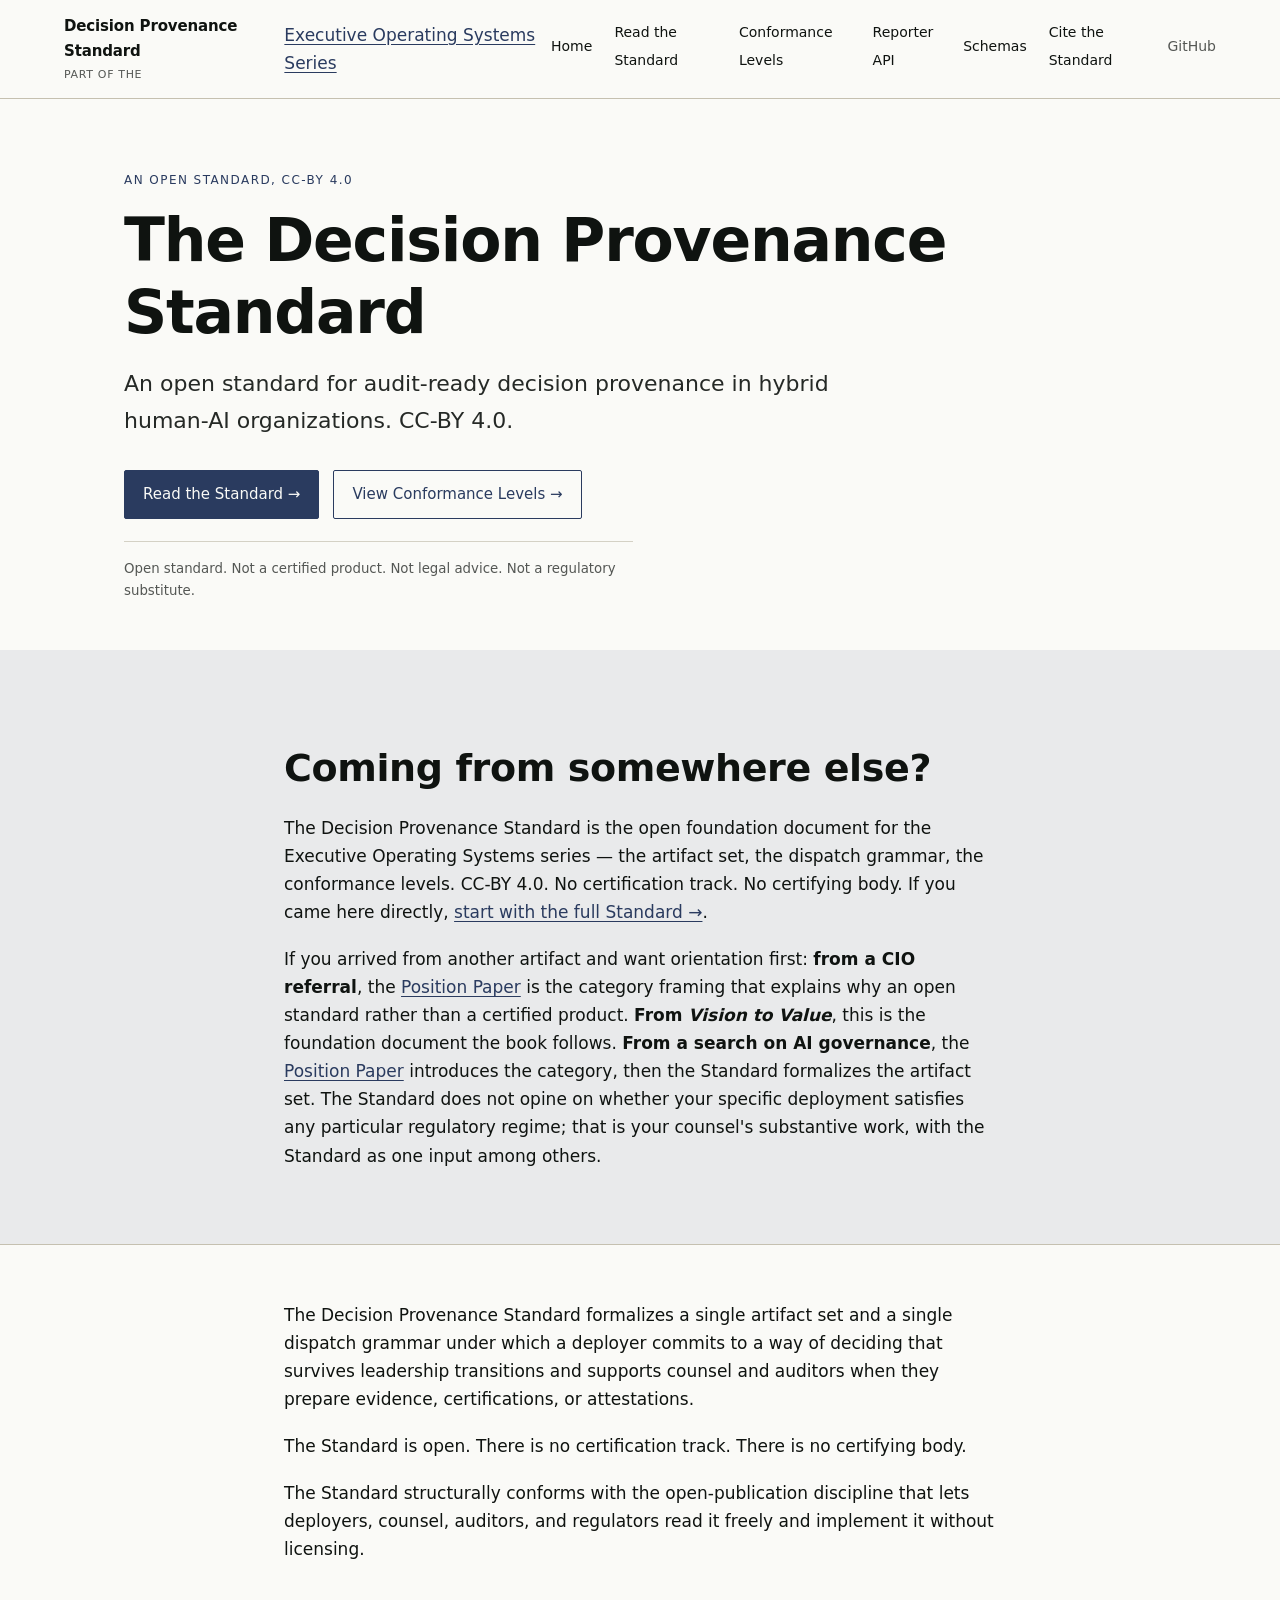
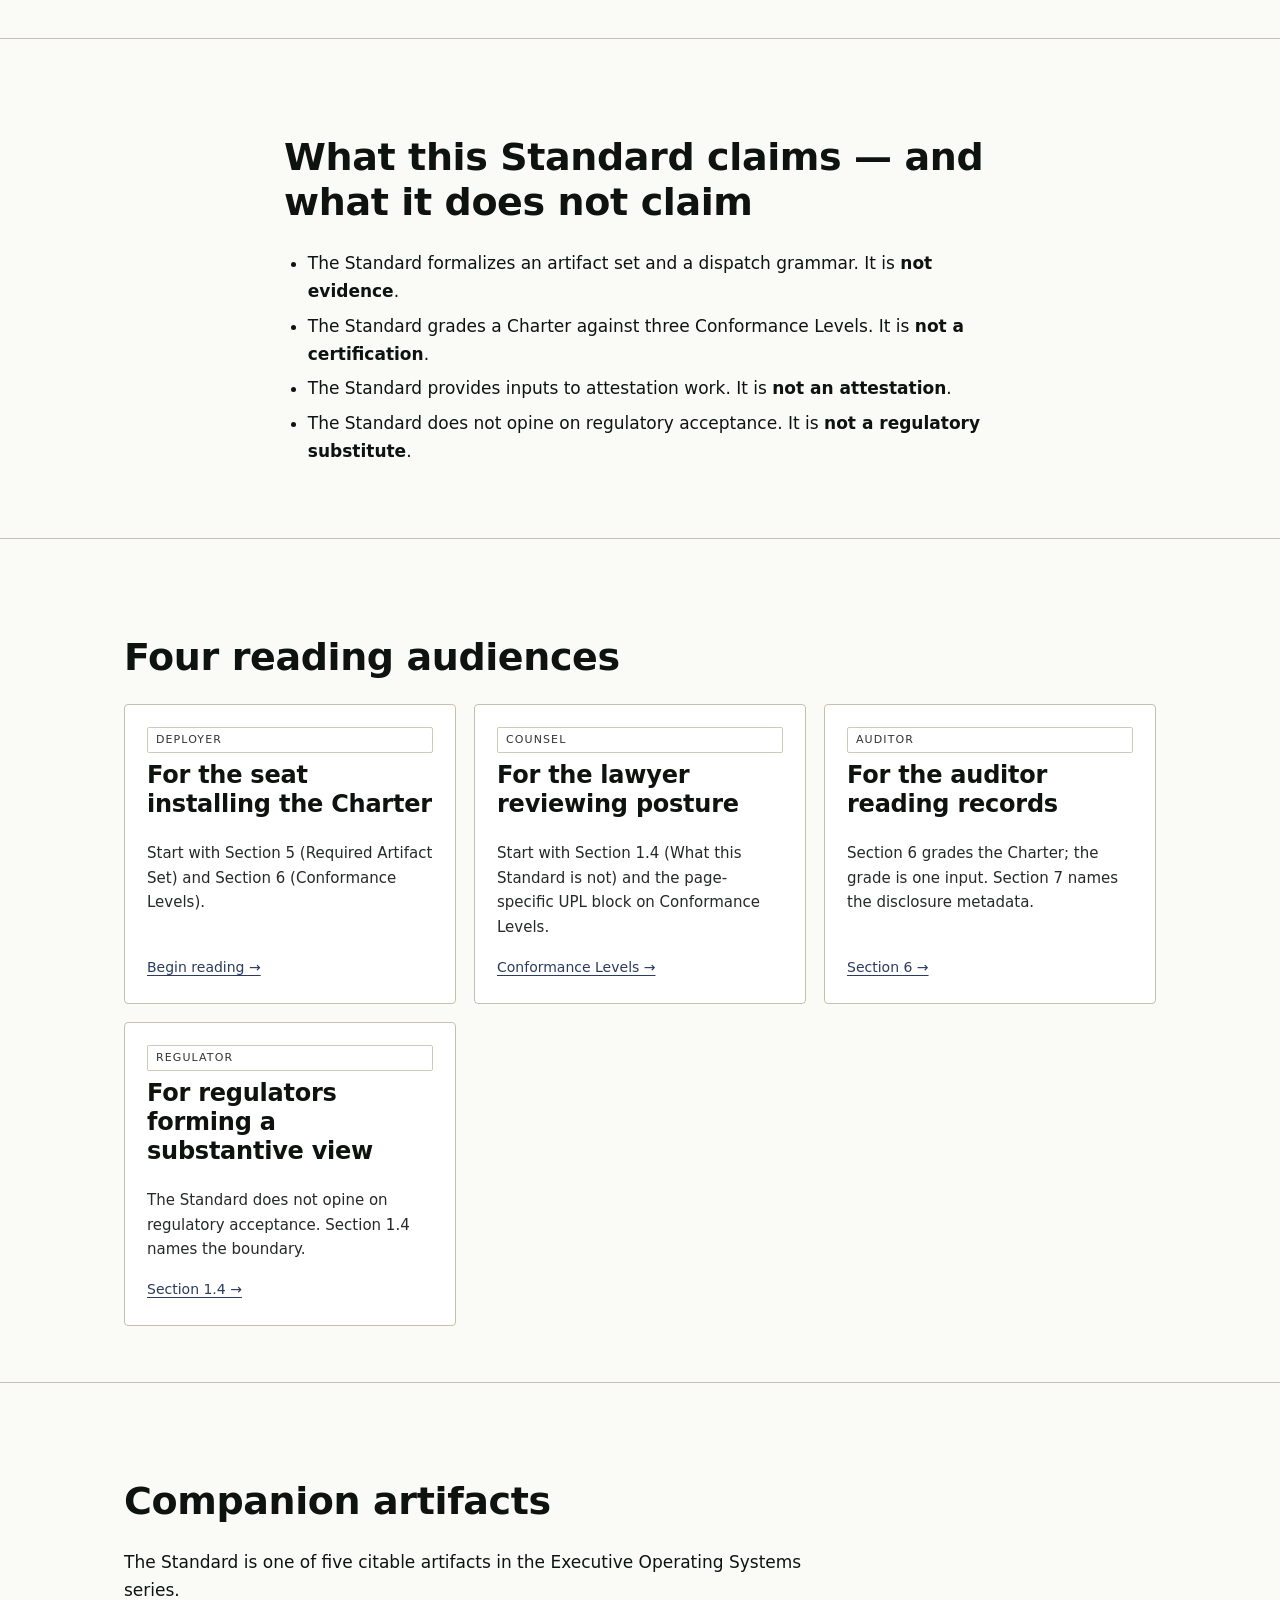
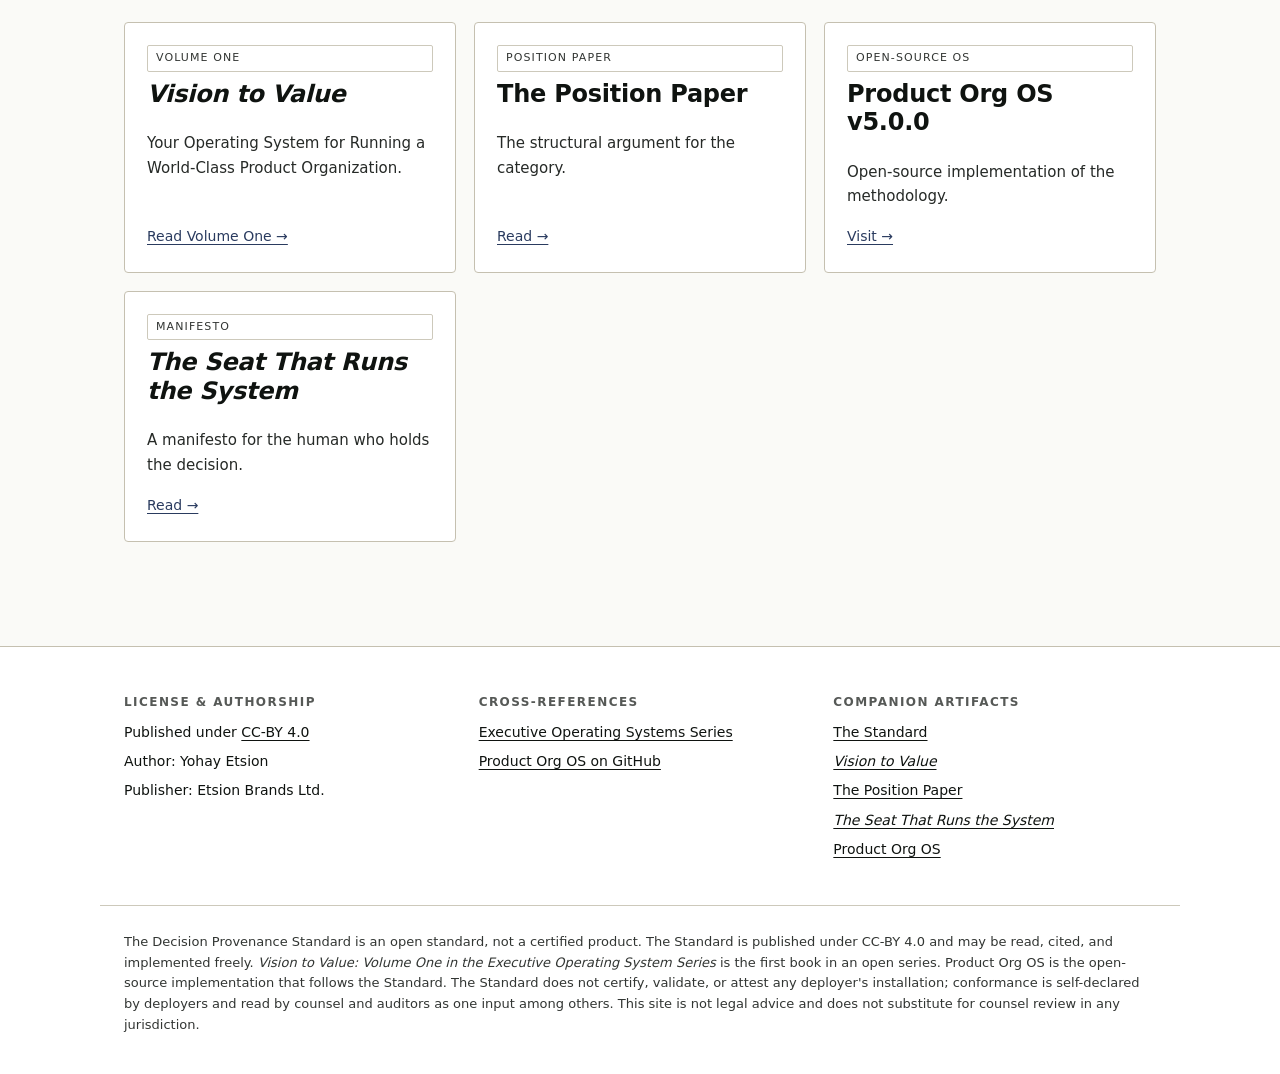
<file: index.html>
<!doctype html>
<html lang="en">
<head>
<meta charset="utf-8">
<meta name="viewport" content="width=device-width,initial-scale=1">
<title>The Decision Provenance Standard</title>
<meta name="description" content="An open standard for audit-ready decision provenance in hybrid human-AI organizations. CC-BY 4.0.">
<link rel="stylesheet" href="css/design-system.css">
</head>
<body data-site="f2" class="no-js">
<script>document.body.classList.remove('no-js');</script>

<nav class="topnav" aria-label="Primary">
  <div class="topnav__inner">
    <a class="topnav__brand" href="./index.html">
      <strong>Decision Provenance Standard</strong>
      <span class="sister-rule">Part of the <a href="https://yohayetsion.github.io/eos-draft/index.html">Executive Operating Systems Series</a></span>
    </a>
    <button class="topnav__toggle" aria-expanded="false" aria-controls="navlist" onclick="document.getElementById('navlist').classList.toggle('is-open');this.setAttribute('aria-expanded',this.getAttribute('aria-expanded')==='true'?'false':'true');">Menu</button>
    <ul class="topnav__list" id="navlist">
      <li><a href="./index.html">Home</a></li>
      <li><a href="./read.html">Read the Standard</a></li>
      <li><a href="./conformance-levels.html">Conformance Levels</a></li>
      <li><a href="./reporter-api.html">Reporter API</a></li>
      <li><a href="./schemas.html">Schemas</a></li>
      <li><a href="./cite.html">Cite the Standard</a></li>
      <li class="gh"><a href="https://github.com/yohayetsion/product-org-os" rel="noopener" target="_blank">GitHub</a></li>
    </ul>
  </div>
</nav>

<header class="hero">
  <div class="container">
    <div class="hero__kicker">An open standard, CC-BY 4.0</div>
    <h1>The Decision Provenance Standard</h1>
    <p class="hero__sub">An open standard for audit-ready decision provenance in hybrid human-AI organizations. CC-BY 4.0.</p>
    <div class="hero__cta">
      <a class="btn" href="./read.html">Read the Standard &rarr;</a>
      <a class="btn btn--ghost" href="./conformance-levels.html">View Conformance Levels &rarr;</a>
    </div>
    <p class="hero__adjacency">Open standard. Not a certified product. Not legal advice. Not a regulatory substitute.</p>
  </div>
</header>

<!-- ============================== J.1 SURFACE 3 — STANDARD MIRROR ============================== -->
<section class="standard-mirror-block">
  <div class="container container--narrow">
    <h2>Coming from somewhere else?</h2>
    <p>The Decision Provenance Standard is the open foundation document for the Executive Operating Systems series &mdash; the artifact set, the dispatch grammar, the conformance levels. CC-BY 4.0. No certification track. No certifying body. If you came here directly, <a href="./read.html">start with the full Standard &rarr;</a>.</p>
    <p>If you arrived from another artifact and want orientation first: <strong>from a CIO referral</strong>, the <a href="https://yohayetsion.github.io/eos-draft/position-paper.html">Position Paper</a> is the category framing that explains why an open standard rather than a certified product. <strong>From <em class="title">Vision to Value</em></strong>, this is the foundation document the book follows. <strong>From a search on AI governance</strong>, the <a href="https://yohayetsion.github.io/eos-draft/position-paper.html">Position Paper</a> introduces the category, then the Standard formalizes the artifact set. The Standard does not opine on whether your specific deployment satisfies any particular regulatory regime; that is your counsel's substantive work, with the Standard as one input among others.</p>
  </div>
</section>

<section>
  <div class="container container--narrow">
    <p>The Decision Provenance Standard formalizes a single artifact set and a single dispatch grammar under which a deployer commits to a way of deciding that survives leadership transitions and supports counsel and auditors when they prepare evidence, certifications, or attestations.</p>
    <p>The Standard is open. There is no certification track. There is no certifying body.</p>
    <p>The Standard structurally conforms with the open-publication discipline that lets deployers, counsel, auditors, and regulators read it freely and implement it without licensing.</p>
  </div>
</section>

<section>
  <div class="container container--narrow">
    <h2>What this Standard claims &mdash; and what it does not claim</h2>
    <ul>
      <li>The Standard formalizes an artifact set and a dispatch grammar. It is <strong>not evidence</strong>.</li>
      <li>The Standard grades a Charter against three Conformance Levels. It is <strong>not a certification</strong>.</li>
      <li>The Standard provides inputs to attestation work. It is <strong>not an attestation</strong>.</li>
      <li>The Standard does not opine on regulatory acceptance. It is <strong>not a regulatory substitute</strong>.</li>
    </ul>
  </div>
</section>

<section>
  <div class="container">
    <h2>Four reading audiences</h2>
    <div class="card-grid">
      <div class="card">
        <span class="tag">Deployer</span>
        <h3>For the seat installing the Charter</h3>
        <p>Start with Section 5 (Required Artifact Set) and Section 6 (Conformance Levels).</p>
        <a href="./read.html#section-5">Begin reading &rarr;</a>
      </div>
      <div class="card">
        <span class="tag">Counsel</span>
        <h3>For the lawyer reviewing posture</h3>
        <p>Start with Section 1.4 (What this Standard is not) and the page-specific UPL block on Conformance Levels.</p>
        <a href="./conformance-levels.html">Conformance Levels &rarr;</a>
      </div>
      <div class="card">
        <span class="tag">Auditor</span>
        <h3>For the auditor reading records</h3>
        <p>Section 6 grades the Charter; the grade is one input. Section 7 names the disclosure metadata.</p>
        <a href="./read.html#section-6">Section 6 &rarr;</a>
      </div>
      <div class="card">
        <span class="tag">Regulator</span>
        <h3>For regulators forming a substantive view</h3>
        <p>The Standard does not opine on regulatory acceptance. Section 1.4 names the boundary.</p>
        <a href="./read.html#section-1-4">Section 1.4 &rarr;</a>
      </div>
    </div>
  </div>
</section>

<section>
  <div class="container">
    <h2>Companion artifacts</h2>
    <p>The Standard is one of five citable artifacts in the Executive Operating Systems series.</p>
    <div class="card-grid">
      <div class="card">
        <span class="tag">Volume One</span>
        <h3><em class="title">Vision to Value</em></h3>
        <p>Your Operating System for Running a World-Class Product Organization.</p>
        <a href="https://yohayetsion.github.io/eos-draft/volume-one.html">Read Volume One &rarr;</a>
      </div>
      <div class="card">
        <span class="tag">Position Paper</span>
        <h3>The Position Paper</h3>
        <p>The structural argument for the category.</p>
        <a href="https://yohayetsion.github.io/eos-draft/position-paper.html">Read &rarr;</a>
      </div>
      <div class="card">
        <span class="tag">Open-source OS</span>
        <h3>Product Org OS v5.0.0</h3>
        <p>Open-source implementation of the methodology.</p>
        <a href="https://yohayetsion.github.io/eos-draft/the-os.html">Visit &rarr;</a>
      </div>
      <div class="card">
        <span class="tag">Manifesto</span>
        <h3><em class="title">The Seat That Runs the System</em></h3>
        <p>A manifesto for the human who holds the decision.</p>
        <a href="https://yohayetsion.github.io/eos-draft/manifesto.html">Read &rarr;</a>
      </div>
    </div>
  </div>
</section>

<footer class="footer">
  <div class="footer__cols">
    <div>
      <h4>License &amp; Authorship</h4>
      <ul>
        <li>Published under <a href="https://creativecommons.org/licenses/by/4.0/" rel="license noopener" target="_blank">CC-BY 4.0</a></li>
        <li>Author: Yohay Etsion</li>
        <li>Publisher: Etsion Brands Ltd.</li>
      </ul>
    </div>
    <div>
      <h4>Cross-References</h4>
      <ul>
        <li><a href="https://yohayetsion.github.io/eos-draft/index.html">Executive Operating Systems Series</a></li>
        <li><a href="https://github.com/yohayetsion/product-org-os" rel="noopener" target="_blank">Product Org OS on GitHub</a></li>
      </ul>
    </div>
    <div>
      <h4>Companion Artifacts</h4>
      <ul>
        <li><a href="./read.html">The Standard</a></li>
        <li><a href="https://yohayetsion.github.io/eos-draft/volume-one.html"><em class="title">Vision to Value</em></a></li>
        <li><a href="https://yohayetsion.github.io/eos-draft/position-paper.html">The Position Paper</a></li>
        <li><a href="https://yohayetsion.github.io/eos-draft/manifesto.html"><em class="title">The Seat That Runs the System</em></a></li>
        <li><a href="https://yohayetsion.github.io/eos-draft/the-os.html">Product Org OS</a></li>
      </ul>
    </div>
  </div>
  <p class="footer__boilerplate">
    The Decision Provenance Standard is an open standard, not a certified product. The Standard is published under CC-BY 4.0 and may be read, cited, and implemented freely. <em class="title">Vision to Value: Volume One in the Executive Operating System Series</em> is the first book in an open series. Product Org OS is the open-source implementation that follows the Standard. The Standard does not certify, validate, or attest any deployer's installation; conformance is self-declared by deployers and read by counsel and auditors as one input among others. This site is not legal advice and does not substitute for counsel review in any jurisdiction.
  </p>
</footer>

</body>
</html>
</file>
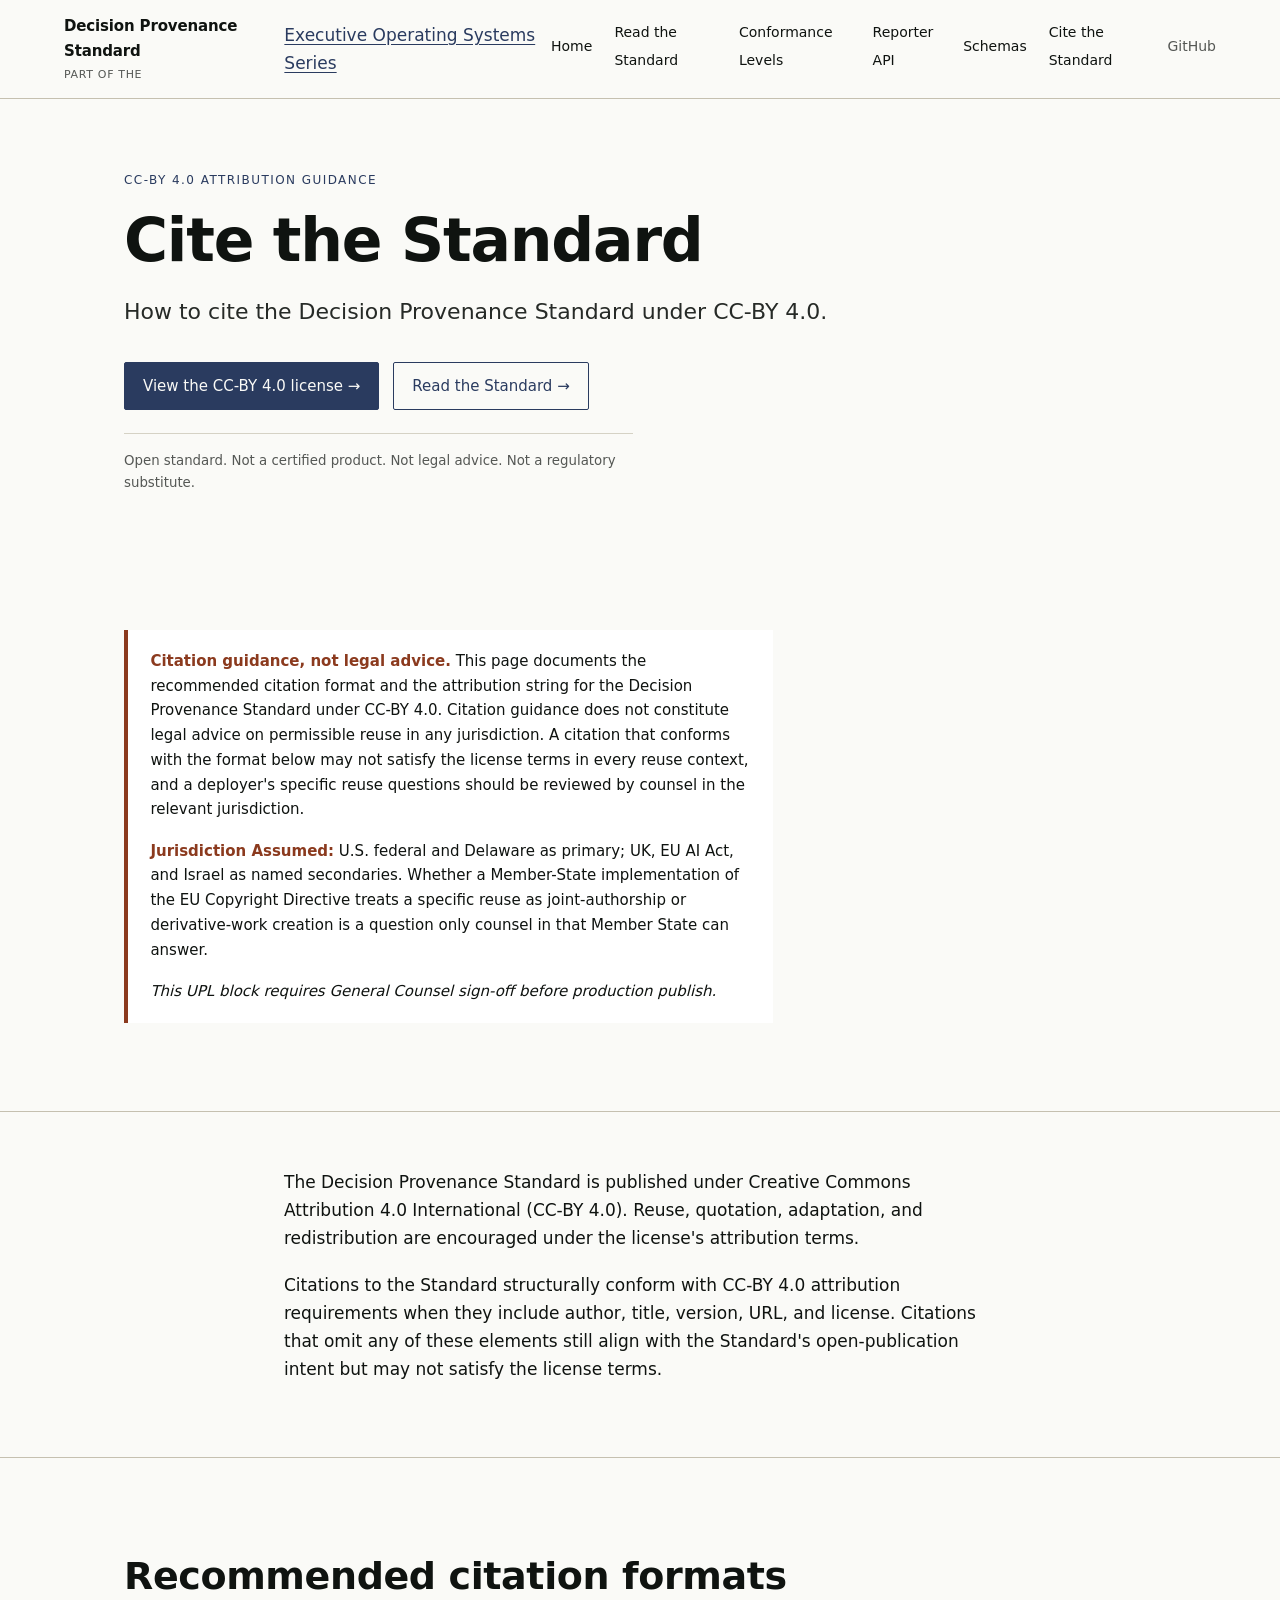
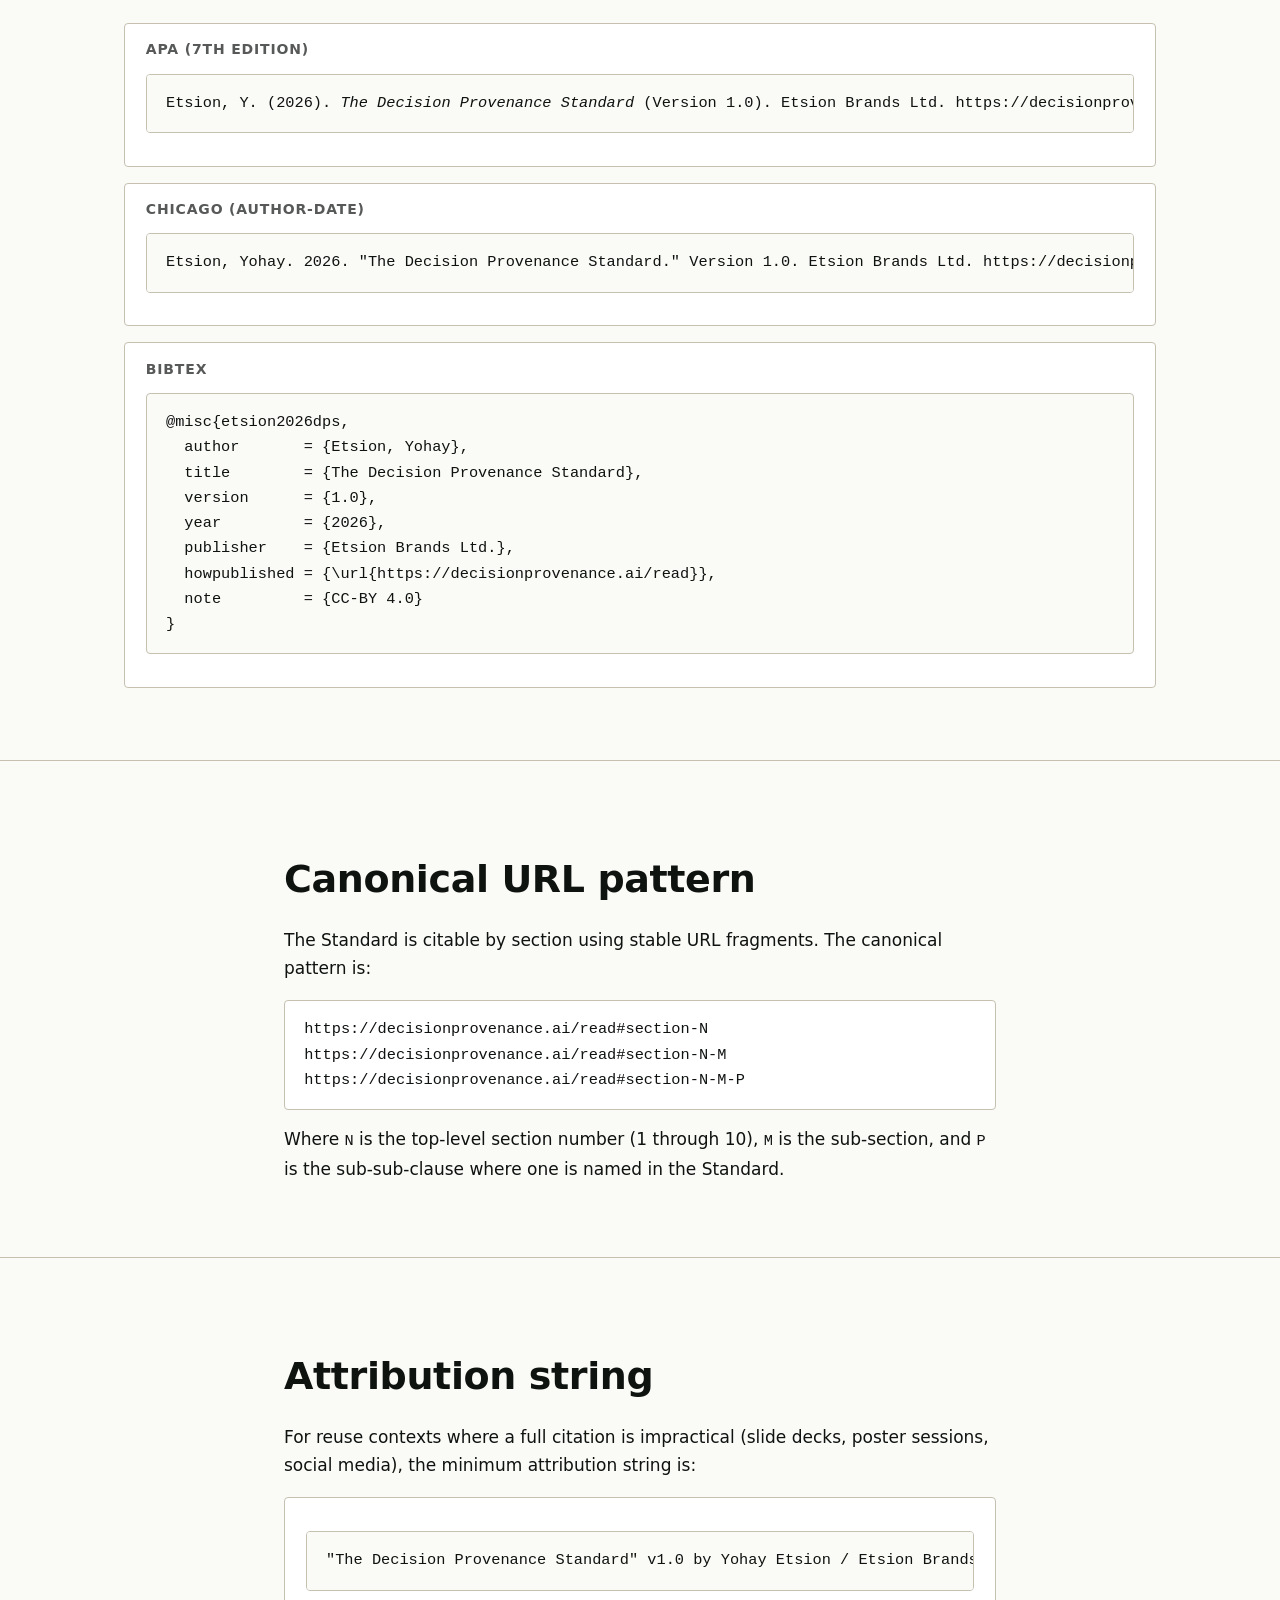
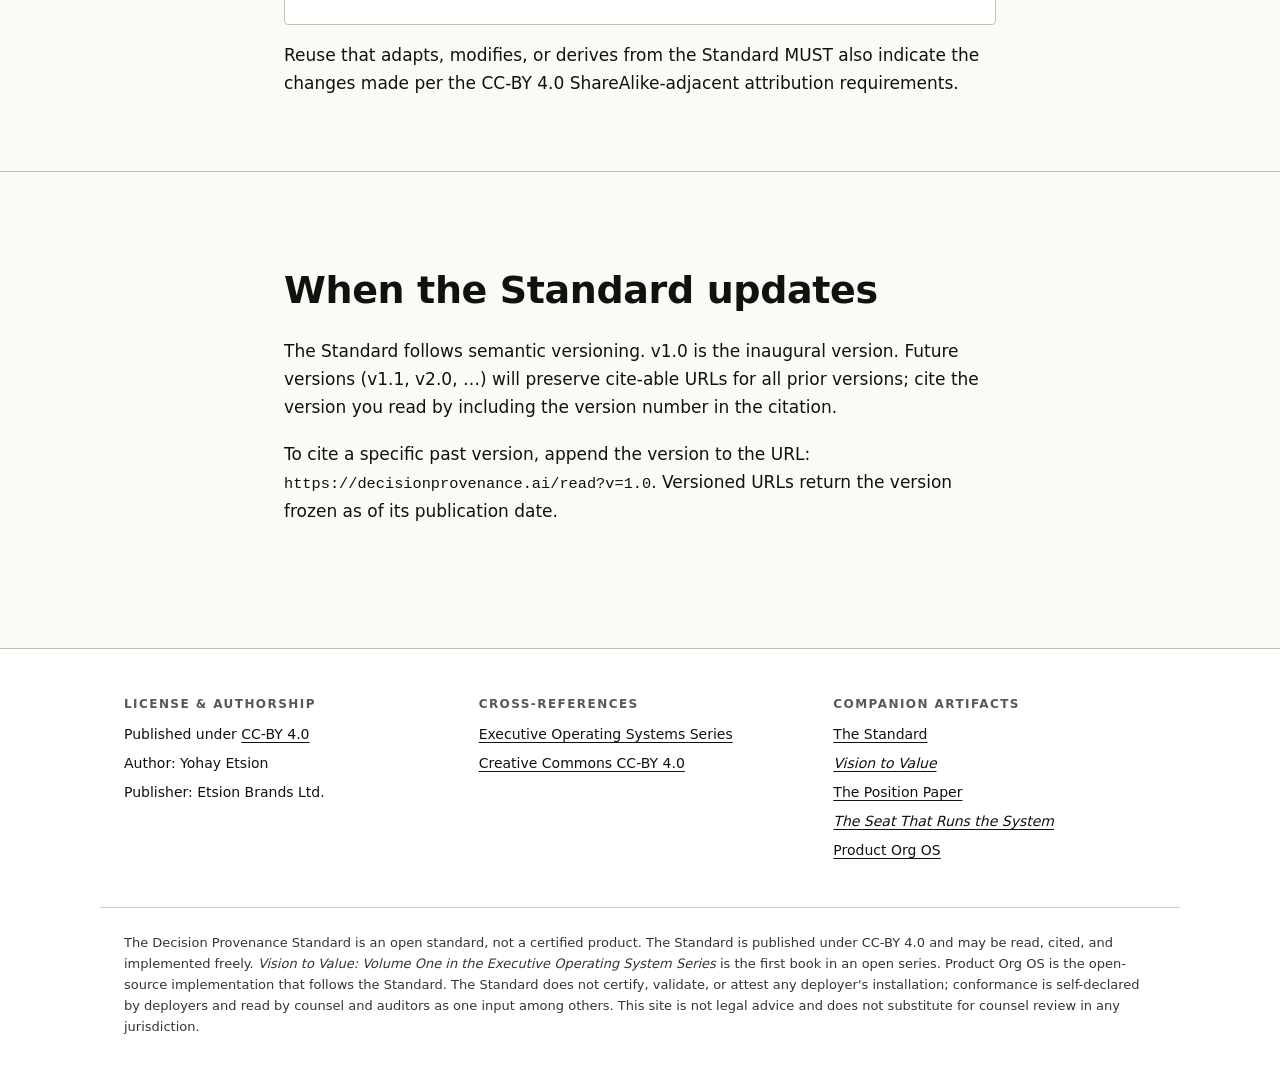
<file: cite.html>
<!doctype html>
<html lang="en">
<head>
<meta charset="utf-8">
<meta name="viewport" content="width=device-width,initial-scale=1">
<title>Cite the Standard &mdash; Decision Provenance Standard</title>
<meta name="description" content="How to cite the Decision Provenance Standard under CC-BY 4.0.">
<link rel="stylesheet" href="css/design-system.css">
</head>
<body data-site="f2" class="no-js">
<script>document.body.classList.remove('no-js');</script>

<nav class="topnav" aria-label="Primary">
  <div class="topnav__inner">
    <a class="topnav__brand" href="./index.html">
      <strong>Decision Provenance Standard</strong>
      <span class="sister-rule">Part of the <a href="https://yohayetsion.github.io/eos-draft/index.html">Executive Operating Systems Series</a></span>
    </a>
    <button class="topnav__toggle" aria-expanded="false" aria-controls="navlist" onclick="document.getElementById('navlist').classList.toggle('is-open');this.setAttribute('aria-expanded',this.getAttribute('aria-expanded')==='true'?'false':'true');">Menu</button>
    <ul class="topnav__list" id="navlist">
      <li><a href="./index.html">Home</a></li>
      <li><a href="./read.html">Read the Standard</a></li>
      <li><a href="./conformance-levels.html">Conformance Levels</a></li>
      <li><a href="./reporter-api.html">Reporter API</a></li>
      <li><a href="./schemas.html">Schemas</a></li>
      <li><a href="./cite.html">Cite the Standard</a></li>
      <li class="gh"><a href="https://github.com/yohayetsion/product-org-os" rel="noopener" target="_blank">GitHub</a></li>
    </ul>
  </div>
</nav>

<header class="hero">
  <div class="container">
    <div class="hero__kicker">CC-BY 4.0 attribution guidance</div>
    <h1>Cite the Standard</h1>
    <p class="hero__sub">How to cite the Decision Provenance Standard under CC-BY 4.0.</p>
    <div class="hero__cta">
      <a class="btn" href="https://creativecommons.org/licenses/by/4.0/" rel="license noopener" target="_blank">View the CC-BY 4.0 license &rarr;</a>
      <a class="btn btn--ghost" href="./read.html">Read the Standard &rarr;</a>
    </div>
    <p class="hero__adjacency">Open standard. Not a certified product. Not legal advice. Not a regulatory substitute.</p>
  </div>
</header>

<section>
  <div class="container">
    <div class="upl-block">
      <p><strong>Citation guidance, not legal advice.</strong> This page documents the recommended citation format and the attribution string for the Decision Provenance Standard under CC-BY 4.0. Citation guidance does not constitute legal advice on permissible reuse in any jurisdiction. A citation that conforms with the format below may not satisfy the license terms in every reuse context, and a deployer's specific reuse questions should be reviewed by counsel in the relevant jurisdiction.</p>
      <p><strong>Jurisdiction Assumed:</strong> U.S. federal and Delaware as primary; UK, EU AI Act, and Israel as named secondaries. Whether a Member-State implementation of the EU Copyright Directive treats a specific reuse as joint-authorship or derivative-work creation is a question only counsel in that Member State can answer.</p>
      <p><em>This UPL block requires General Counsel sign-off before production publish.</em></p>
    </div>
  </div>
</section>

<section>
  <div class="container container--narrow">
    <p>The Decision Provenance Standard is published under Creative Commons Attribution 4.0 International (CC-BY 4.0). Reuse, quotation, adaptation, and redistribution are encouraged under the license's attribution terms.</p>
    <p>Citations to the Standard structurally conform with CC-BY 4.0 attribution requirements when they include author, title, version, URL, and license. Citations that omit any of these elements still align with the Standard's open-publication intent but may not satisfy the license terms.</p>
  </div>
</section>

<section>
  <div class="container">
    <h2>Recommended citation formats</h2>

    <div class="cite-block">
      <h4>APA (7th edition)</h4>
      <pre>Etsion, Y. (2026). <em>The Decision Provenance Standard</em> (Version 1.0). Etsion Brands Ltd. https://decisionprovenance.ai/read</pre>
    </div>

    <div class="cite-block">
      <h4>Chicago (Author-Date)</h4>
      <pre>Etsion, Yohay. 2026. "The Decision Provenance Standard." Version 1.0. Etsion Brands Ltd. https://decisionprovenance.ai/read.</pre>
    </div>

    <div class="cite-block">
      <h4>BibTeX</h4>
      <pre>@misc{etsion2026dps,
  author       = {Etsion, Yohay},
  title        = {The Decision Provenance Standard},
  version      = {1.0},
  year         = {2026},
  publisher    = {Etsion Brands Ltd.},
  howpublished = {\url{https://decisionprovenance.ai/read}},
  note         = {CC-BY 4.0}
}</pre>
    </div>
  </div>
</section>

<section>
  <div class="container container--narrow">
    <h2>Canonical URL pattern</h2>
    <p>The Standard is citable by section using stable URL fragments. The canonical pattern is:</p>
    <pre class="mono">https://decisionprovenance.ai/read#section-N
https://decisionprovenance.ai/read#section-N-M
https://decisionprovenance.ai/read#section-N-M-P</pre>
    <p>Where <span class="mono">N</span> is the top-level section number (1 through 10), <span class="mono">M</span> is the sub-section, and <span class="mono">P</span> is the sub-sub-clause where one is named in the Standard.</p>
  </div>
</section>

<section>
  <div class="container container--narrow">
    <h2>Attribution string</h2>
    <p>For reuse contexts where a full citation is impractical (slide decks, poster sessions, social media), the minimum attribution string is:</p>
    <div class="cite-block">
      <pre>"The Decision Provenance Standard" v1.0 by Yohay Etsion / Etsion Brands Ltd., licensed under CC-BY 4.0. https://decisionprovenance.ai/read</pre>
    </div>
    <p>Reuse that adapts, modifies, or derives from the Standard MUST also indicate the changes made per the CC-BY 4.0 ShareAlike-adjacent attribution requirements.</p>
  </div>
</section>

<section>
  <div class="container container--narrow">
    <h2>When the Standard updates</h2>
    <p>The Standard follows semantic versioning. v1.0 is the inaugural version. Future versions (v1.1, v2.0, &hellip;) will preserve cite-able URLs for all prior versions; cite the version you read by including the version number in the citation.</p>
    <p>To cite a specific past version, append the version to the URL: <span class="mono">https://decisionprovenance.ai/read?v=1.0</span>. Versioned URLs return the version frozen as of its publication date.</p>
  </div>
</section>

<footer class="footer">
  <div class="footer__cols">
    <div>
      <h4>License &amp; Authorship</h4>
      <ul>
        <li>Published under <a href="https://creativecommons.org/licenses/by/4.0/" rel="license noopener" target="_blank">CC-BY 4.0</a></li>
        <li>Author: Yohay Etsion</li>
        <li>Publisher: Etsion Brands Ltd.</li>
      </ul>
    </div>
    <div>
      <h4>Cross-References</h4>
      <ul>
        <li><a href="https://yohayetsion.github.io/eos-draft/index.html">Executive Operating Systems Series</a></li>
        <li><a href="https://creativecommons.org/licenses/by/4.0/" rel="license noopener" target="_blank">Creative Commons CC-BY 4.0</a></li>
      </ul>
    </div>
    <div>
      <h4>Companion Artifacts</h4>
      <ul>
        <li><a href="./read.html">The Standard</a></li>
        <li><a href="https://yohayetsion.github.io/eos-draft/volume-one.html"><em class="title">Vision to Value</em></a></li>
        <li><a href="https://yohayetsion.github.io/eos-draft/position-paper.html">The Position Paper</a></li>
        <li><a href="https://yohayetsion.github.io/eos-draft/manifesto.html"><em class="title">The Seat That Runs the System</em></a></li>
        <li><a href="https://yohayetsion.github.io/eos-draft/the-os.html">Product Org OS</a></li>
      </ul>
    </div>
  </div>
  <p class="footer__boilerplate">
    The Decision Provenance Standard is an open standard, not a certified product. The Standard is published under CC-BY 4.0 and may be read, cited, and implemented freely. <em class="title">Vision to Value: Volume One in the Executive Operating System Series</em> is the first book in an open series. Product Org OS is the open-source implementation that follows the Standard. The Standard does not certify, validate, or attest any deployer's installation; conformance is self-declared by deployers and read by counsel and auditors as one input among others. This site is not legal advice and does not substitute for counsel review in any jurisdiction.
  </p>
</footer>

</body>
</html>
</file>
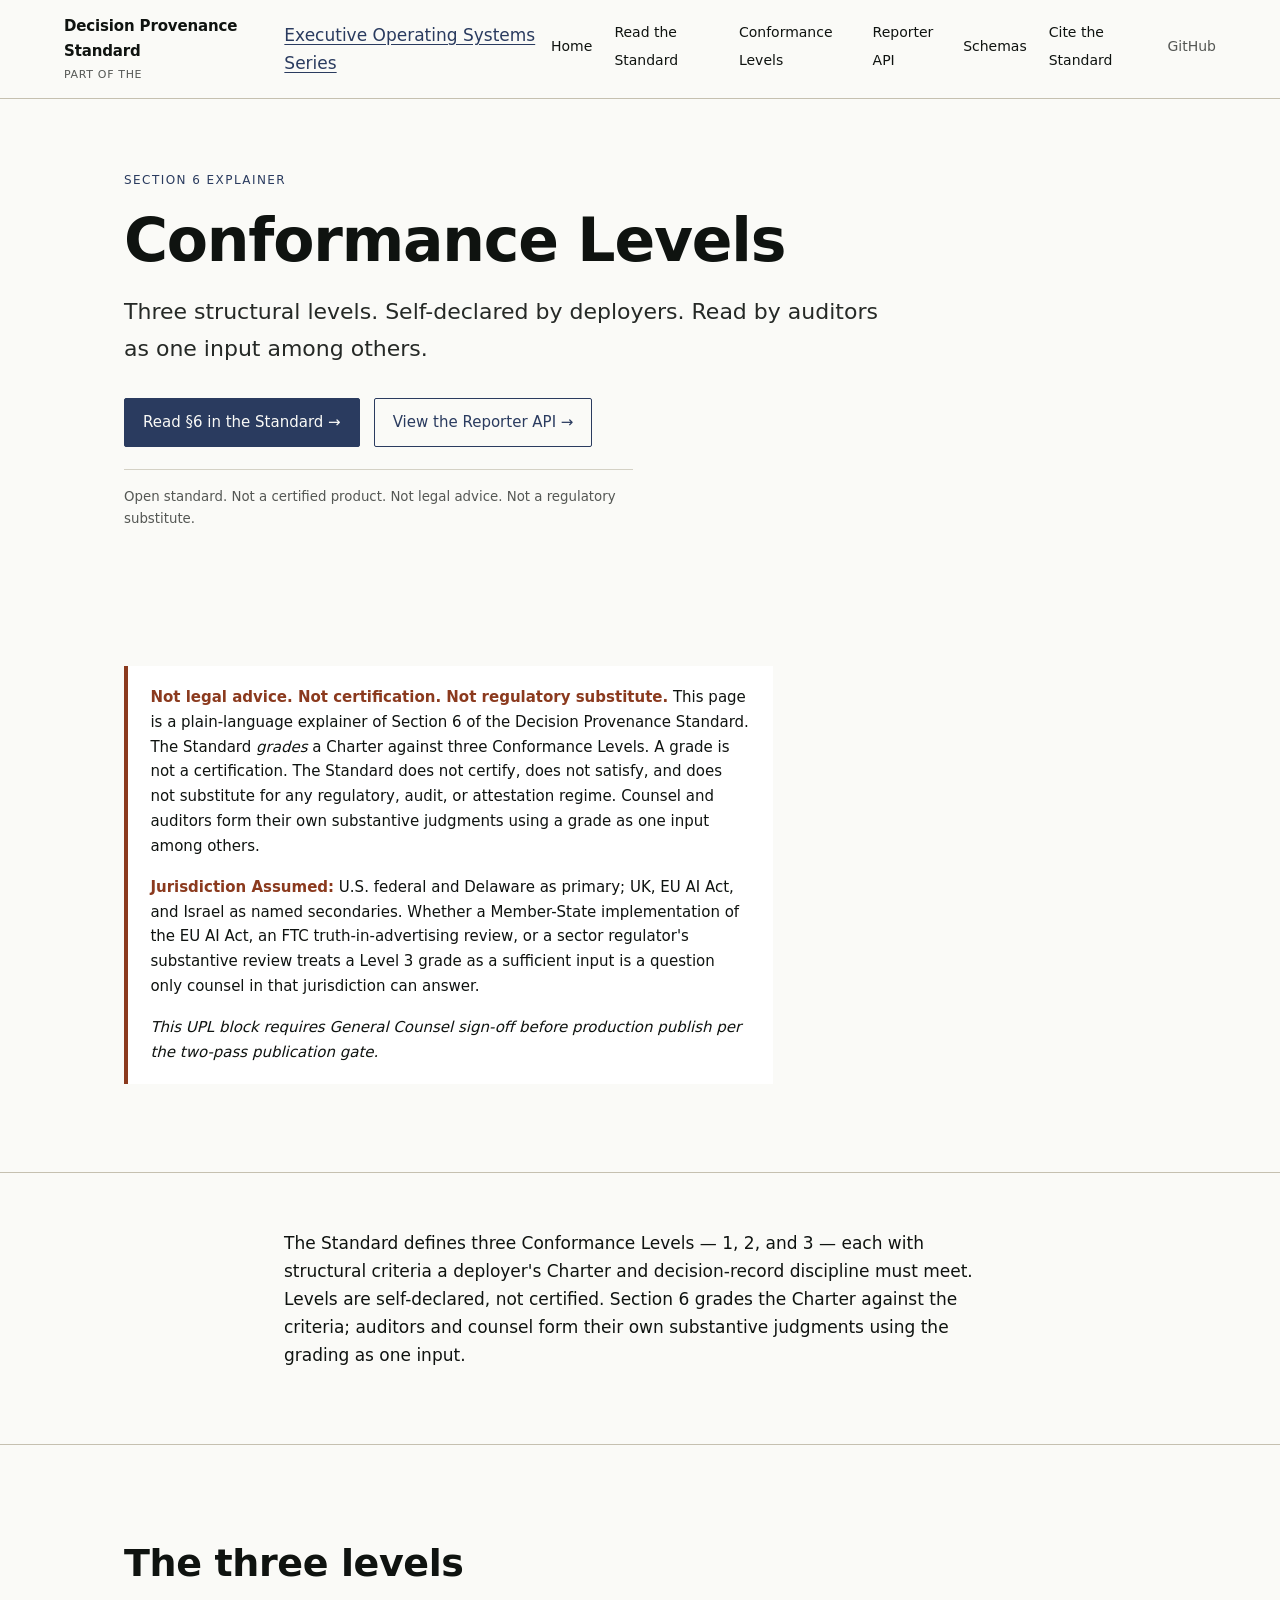
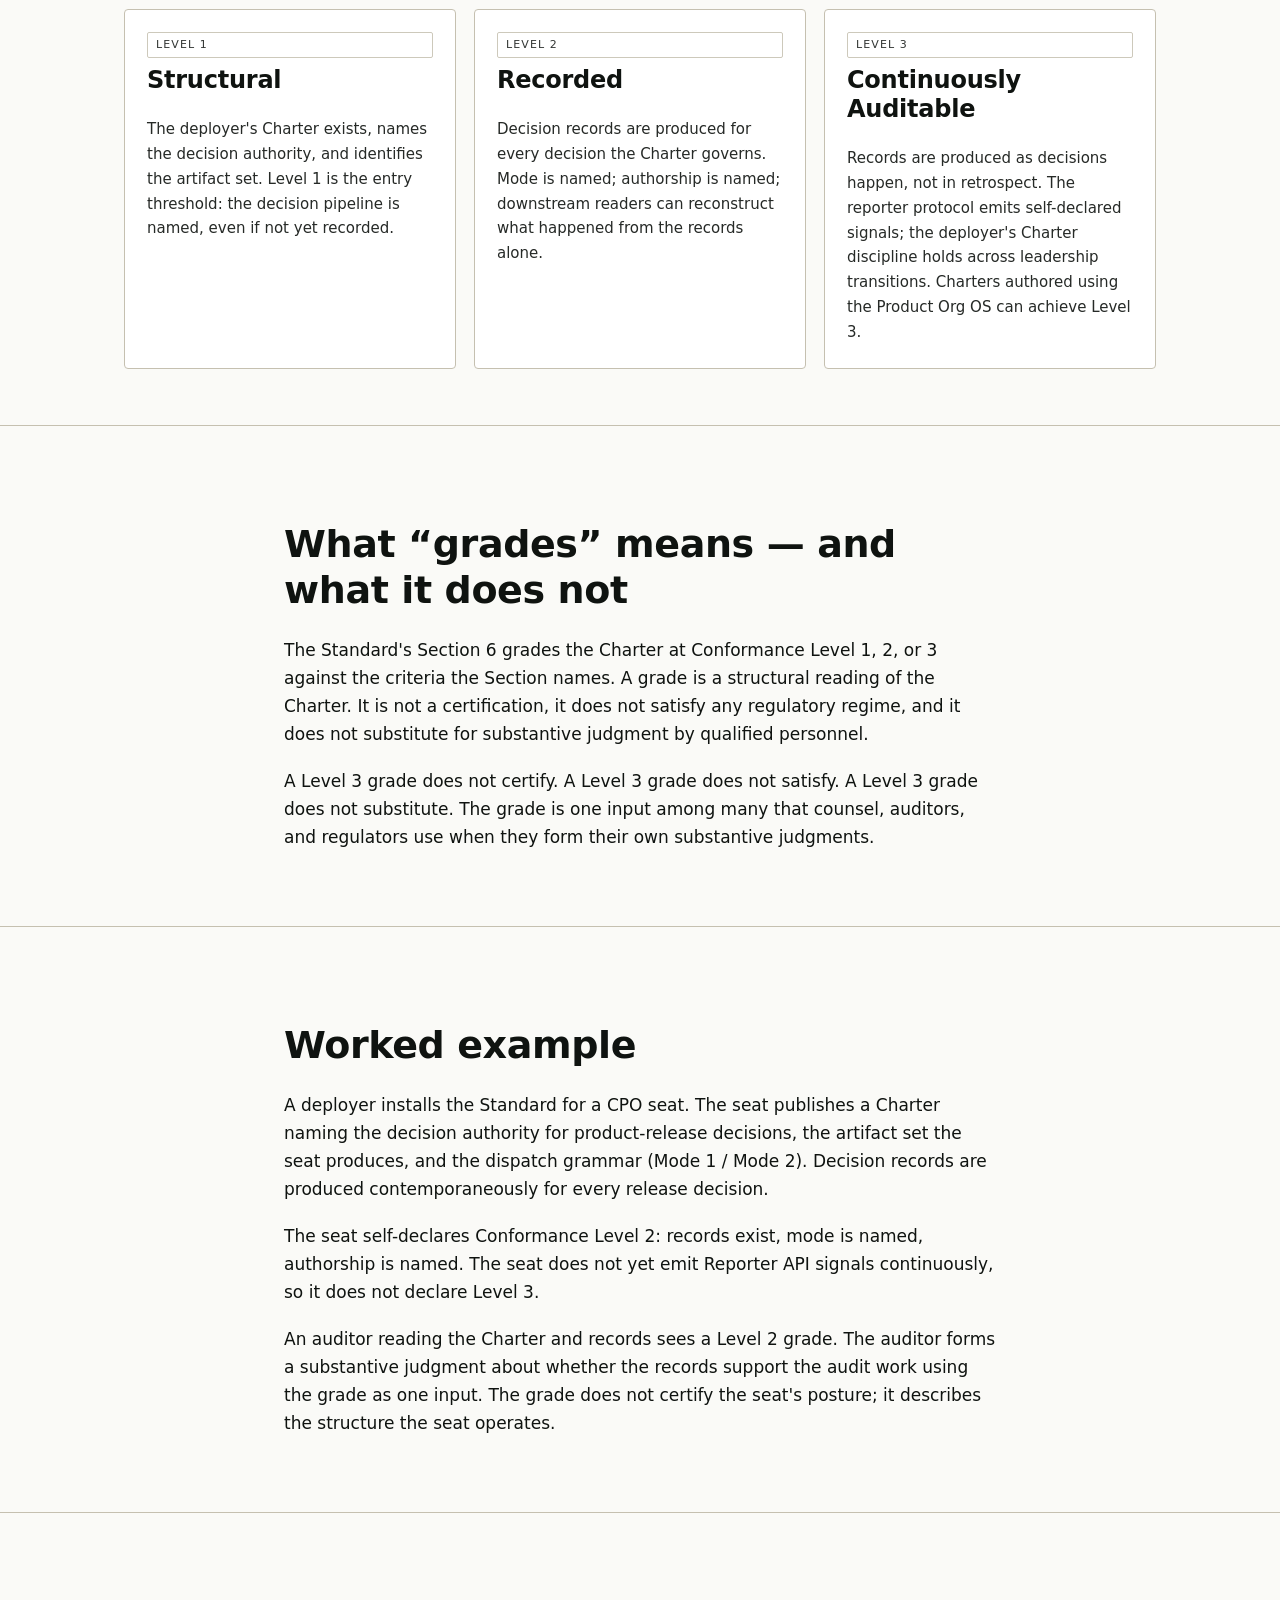
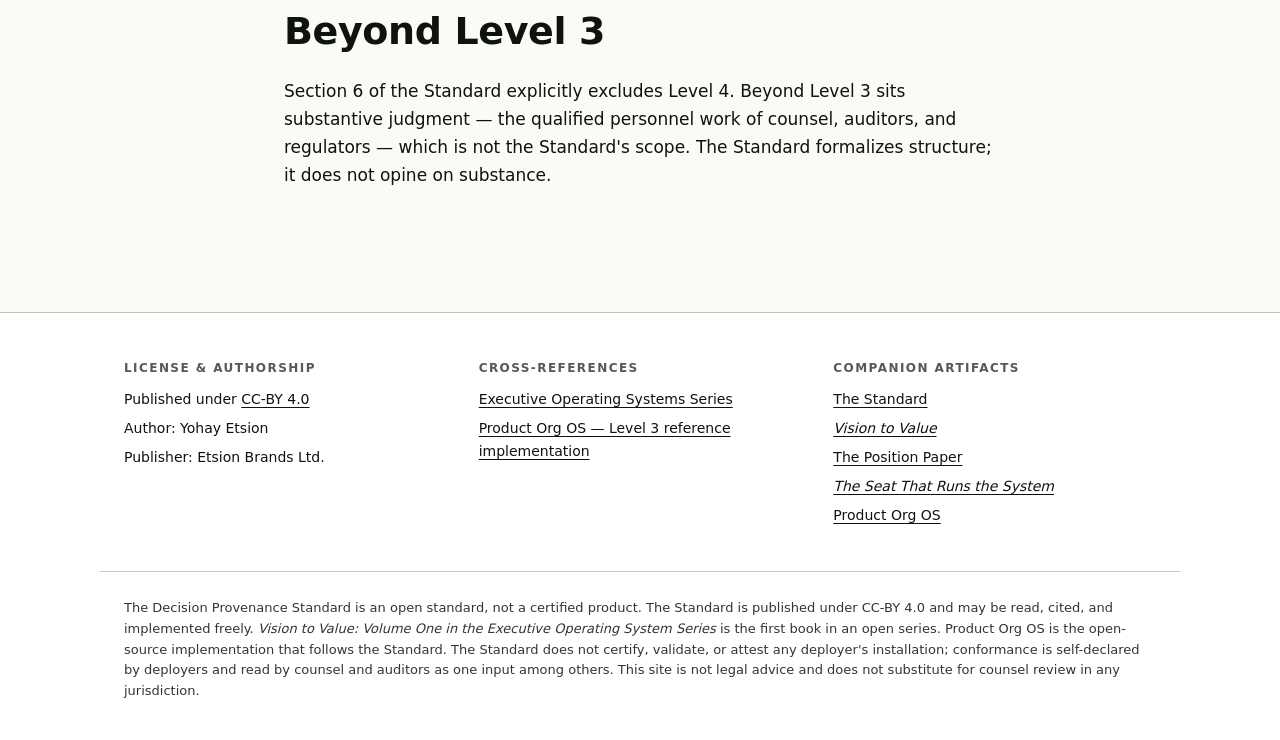
<file: conformance-levels.html>
<!doctype html>
<html lang="en">
<head>
<meta charset="utf-8">
<meta name="viewport" content="width=device-width,initial-scale=1">
<title>Conformance Levels &mdash; Decision Provenance Standard</title>
<meta name="description" content="Three structural Conformance Levels. Self-declared by deployers. Read by auditors as one input among others.">
<link rel="stylesheet" href="css/design-system.css">
</head>
<body data-site="f2" class="no-js">
<script>document.body.classList.remove('no-js');</script>

<nav class="topnav" aria-label="Primary">
  <div class="topnav__inner">
    <a class="topnav__brand" href="./index.html">
      <strong>Decision Provenance Standard</strong>
      <span class="sister-rule">Part of the <a href="https://yohayetsion.github.io/eos-draft/index.html">Executive Operating Systems Series</a></span>
    </a>
    <button class="topnav__toggle" aria-expanded="false" aria-controls="navlist" onclick="document.getElementById('navlist').classList.toggle('is-open');this.setAttribute('aria-expanded',this.getAttribute('aria-expanded')==='true'?'false':'true');">Menu</button>
    <ul class="topnav__list" id="navlist">
      <li><a href="./index.html">Home</a></li>
      <li><a href="./read.html">Read the Standard</a></li>
      <li><a href="./conformance-levels.html">Conformance Levels</a></li>
      <li><a href="./reporter-api.html">Reporter API</a></li>
      <li><a href="./schemas.html">Schemas</a></li>
      <li><a href="./cite.html">Cite the Standard</a></li>
      <li class="gh"><a href="https://github.com/yohayetsion/product-org-os" rel="noopener" target="_blank">GitHub</a></li>
    </ul>
  </div>
</nav>

<header class="hero">
  <div class="container">
    <div class="hero__kicker">Section 6 explainer</div>
    <h1>Conformance Levels</h1>
    <p class="hero__sub">Three structural levels. Self-declared by deployers. Read by auditors as one input among others.</p>
    <div class="hero__cta">
      <a class="btn" href="./read.html#section-6">Read &sect;6 in the Standard &rarr;</a>
      <a class="btn btn--ghost" href="./reporter-api.html">View the Reporter API &rarr;</a>
    </div>
    <p class="hero__adjacency">Open standard. Not a certified product. Not legal advice. Not a regulatory substitute.</p>
  </div>
</header>

<section>
  <div class="container">
    <div class="upl-block">
      <p><strong>Not legal advice. Not certification. Not regulatory substitute.</strong> This page is a plain-language explainer of Section 6 of the Decision Provenance Standard. The Standard <em>grades</em> a Charter against three Conformance Levels. A grade is not a certification. The Standard does not certify, does not satisfy, and does not substitute for any regulatory, audit, or attestation regime. Counsel and auditors form their own substantive judgments using a grade as one input among others.</p>
      <p><strong>Jurisdiction Assumed:</strong> U.S. federal and Delaware as primary; UK, EU AI Act, and Israel as named secondaries. Whether a Member-State implementation of the EU AI Act, an FTC truth-in-advertising review, or a sector regulator's substantive review treats a Level 3 grade as a sufficient input is a question only counsel in that jurisdiction can answer.</p>
      <p><em>This UPL block requires General Counsel sign-off before production publish per the two-pass publication gate.</em></p>
    </div>
  </div>
</section>

<section>
  <div class="container container--narrow">
    <p>The Standard defines three Conformance Levels &mdash; 1, 2, and 3 &mdash; each with structural criteria a deployer's Charter and decision-record discipline must meet. Levels are self-declared, not certified. Section 6 grades the Charter against the criteria; auditors and counsel form their own substantive judgments using the grading as one input.</p>
  </div>
</section>

<section>
  <div class="container">
    <h2>The three levels</h2>
    <div class="card-grid">
      <div class="card">
        <span class="tag">Level 1</span>
        <h3>Structural</h3>
        <p>The deployer's Charter exists, names the decision authority, and identifies the artifact set. Level 1 is the entry threshold: the decision pipeline is named, even if not yet recorded.</p>
      </div>
      <div class="card">
        <span class="tag">Level 2</span>
        <h3>Recorded</h3>
        <p>Decision records are produced for every decision the Charter governs. Mode is named; authorship is named; downstream readers can reconstruct what happened from the records alone.</p>
      </div>
      <div class="card">
        <span class="tag">Level 3</span>
        <h3>Continuously Auditable</h3>
        <p>Records are produced as decisions happen, not in retrospect. The reporter protocol emits self-declared signals; the deployer's Charter discipline holds across leadership transitions. Charters authored using the Product Org OS can achieve Level 3.</p>
      </div>
    </div>
  </div>
</section>

<section>
  <div class="container container--narrow">
    <h2>What &ldquo;grades&rdquo; means &mdash; and what it does not</h2>
    <p>The Standard's Section 6 grades the Charter at Conformance Level 1, 2, or 3 against the criteria the Section names. A grade is a structural reading of the Charter. It is not a certification, it does not satisfy any regulatory regime, and it does not substitute for substantive judgment by qualified personnel.</p>
    <p>A Level 3 grade does not certify. A Level 3 grade does not satisfy. A Level 3 grade does not substitute. The grade is one input among many that counsel, auditors, and regulators use when they form their own substantive judgments.</p>
  </div>
</section>

<section>
  <div class="container container--narrow">
    <h2>Worked example</h2>
    <p>A deployer installs the Standard for a CPO seat. The seat publishes a Charter naming the decision authority for product-release decisions, the artifact set the seat produces, and the dispatch grammar (Mode 1 / Mode 2). Decision records are produced contemporaneously for every release decision.</p>
    <p>The seat self-declares Conformance Level 2: records exist, mode is named, authorship is named. The seat does not yet emit Reporter API signals continuously, so it does not declare Level 3.</p>
    <p>An auditor reading the Charter and records sees a Level 2 grade. The auditor forms a substantive judgment about whether the records support the audit work using the grade as one input. The grade does not certify the seat's posture; it describes the structure the seat operates.</p>
  </div>
</section>

<section>
  <div class="container container--narrow">
    <h2>Beyond Level 3</h2>
    <p>Section 6 of the Standard explicitly excludes Level 4. Beyond Level 3 sits substantive judgment &mdash; the qualified personnel work of counsel, auditors, and regulators &mdash; which is not the Standard's scope. The Standard formalizes structure; it does not opine on substance.</p>
  </div>
</section>

<footer class="footer">
  <div class="footer__cols">
    <div>
      <h4>License &amp; Authorship</h4>
      <ul>
        <li>Published under <a href="https://creativecommons.org/licenses/by/4.0/" rel="license noopener" target="_blank">CC-BY 4.0</a></li>
        <li>Author: Yohay Etsion</li>
        <li>Publisher: Etsion Brands Ltd.</li>
      </ul>
    </div>
    <div>
      <h4>Cross-References</h4>
      <ul>
        <li><a href="https://yohayetsion.github.io/eos-draft/index.html">Executive Operating Systems Series</a></li>
        <li><a href="https://yohayetsion.github.io/eos-draft/the-os.html">Product Org OS &mdash; Level 3 reference implementation</a></li>
      </ul>
    </div>
    <div>
      <h4>Companion Artifacts</h4>
      <ul>
        <li><a href="./read.html">The Standard</a></li>
        <li><a href="https://yohayetsion.github.io/eos-draft/volume-one.html"><em class="title">Vision to Value</em></a></li>
        <li><a href="https://yohayetsion.github.io/eos-draft/position-paper.html">The Position Paper</a></li>
        <li><a href="https://yohayetsion.github.io/eos-draft/manifesto.html"><em class="title">The Seat That Runs the System</em></a></li>
        <li><a href="https://yohayetsion.github.io/eos-draft/the-os.html">Product Org OS</a></li>
      </ul>
    </div>
  </div>
  <p class="footer__boilerplate">
    The Decision Provenance Standard is an open standard, not a certified product. The Standard is published under CC-BY 4.0 and may be read, cited, and implemented freely. <em class="title">Vision to Value: Volume One in the Executive Operating System Series</em> is the first book in an open series. Product Org OS is the open-source implementation that follows the Standard. The Standard does not certify, validate, or attest any deployer's installation; conformance is self-declared by deployers and read by counsel and auditors as one input among others. This site is not legal advice and does not substitute for counsel review in any jurisdiction.
  </p>
</footer>

</body>
</html>
</file>
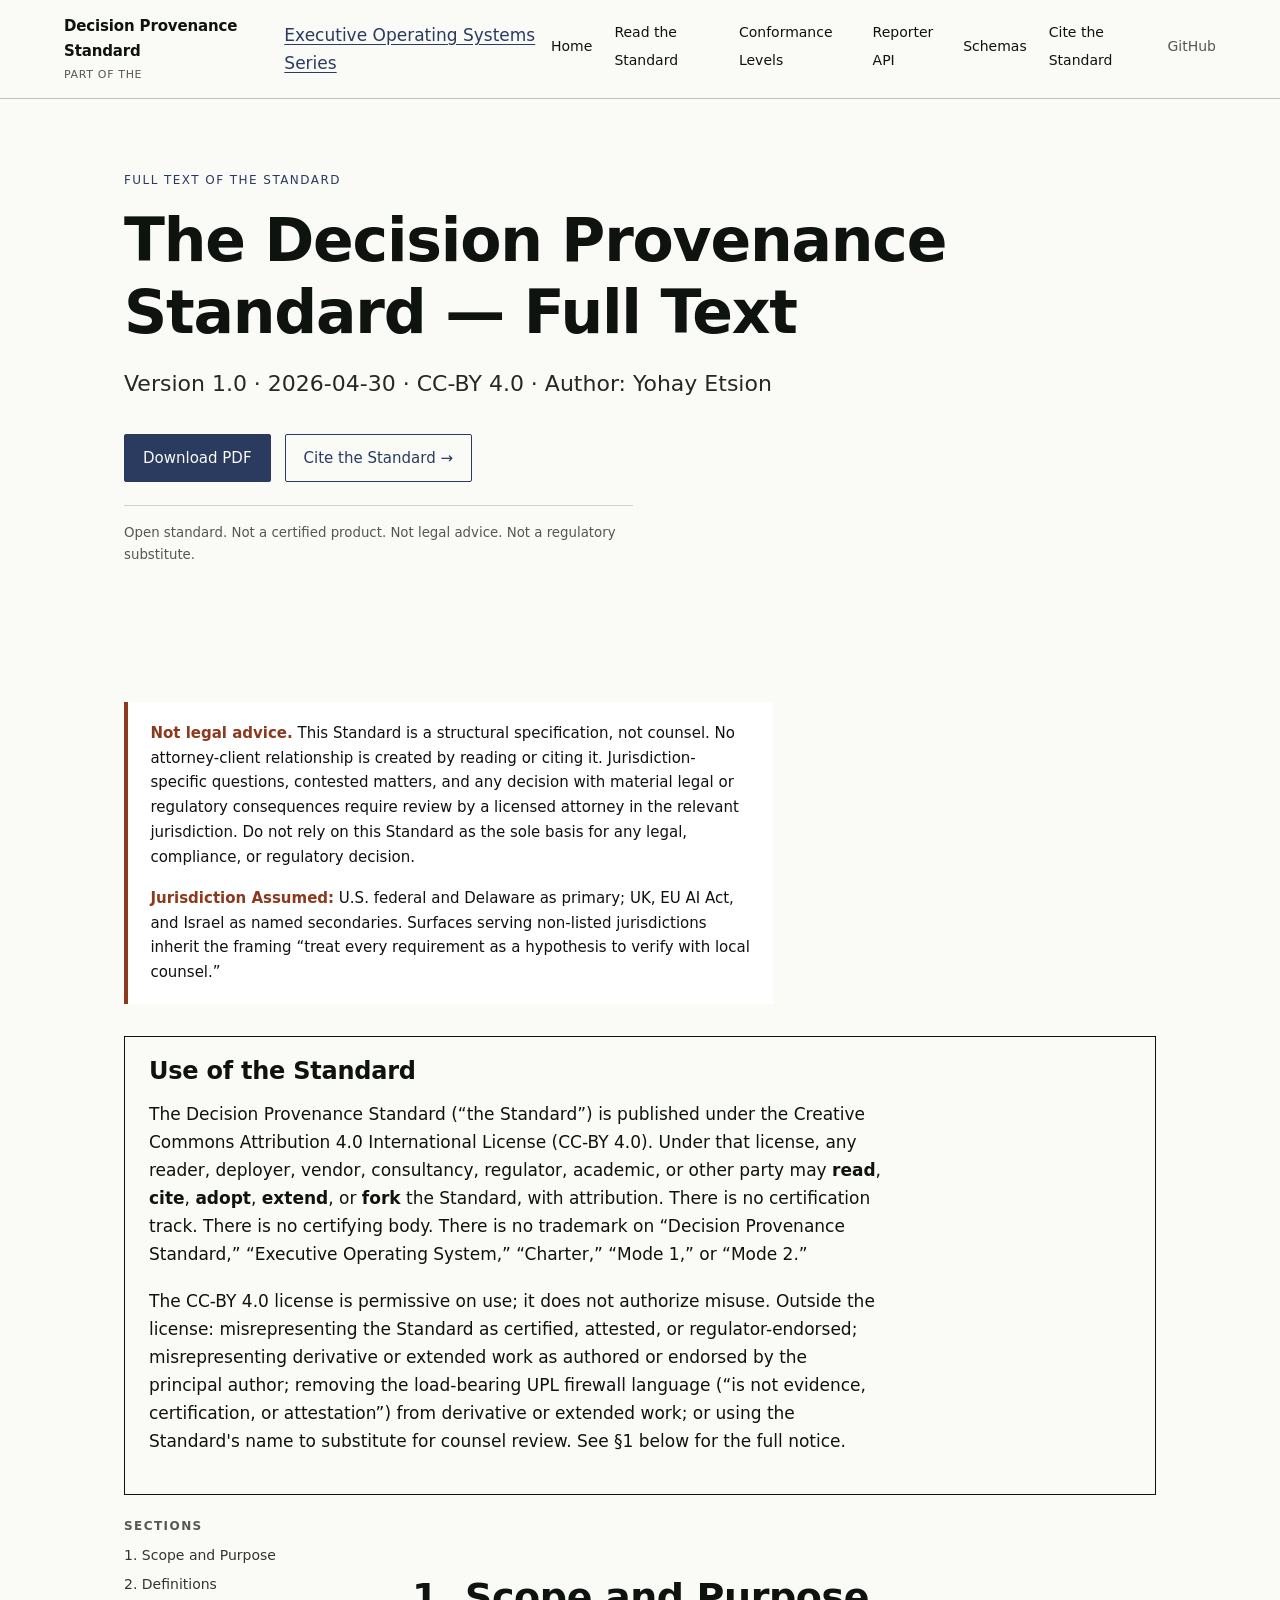
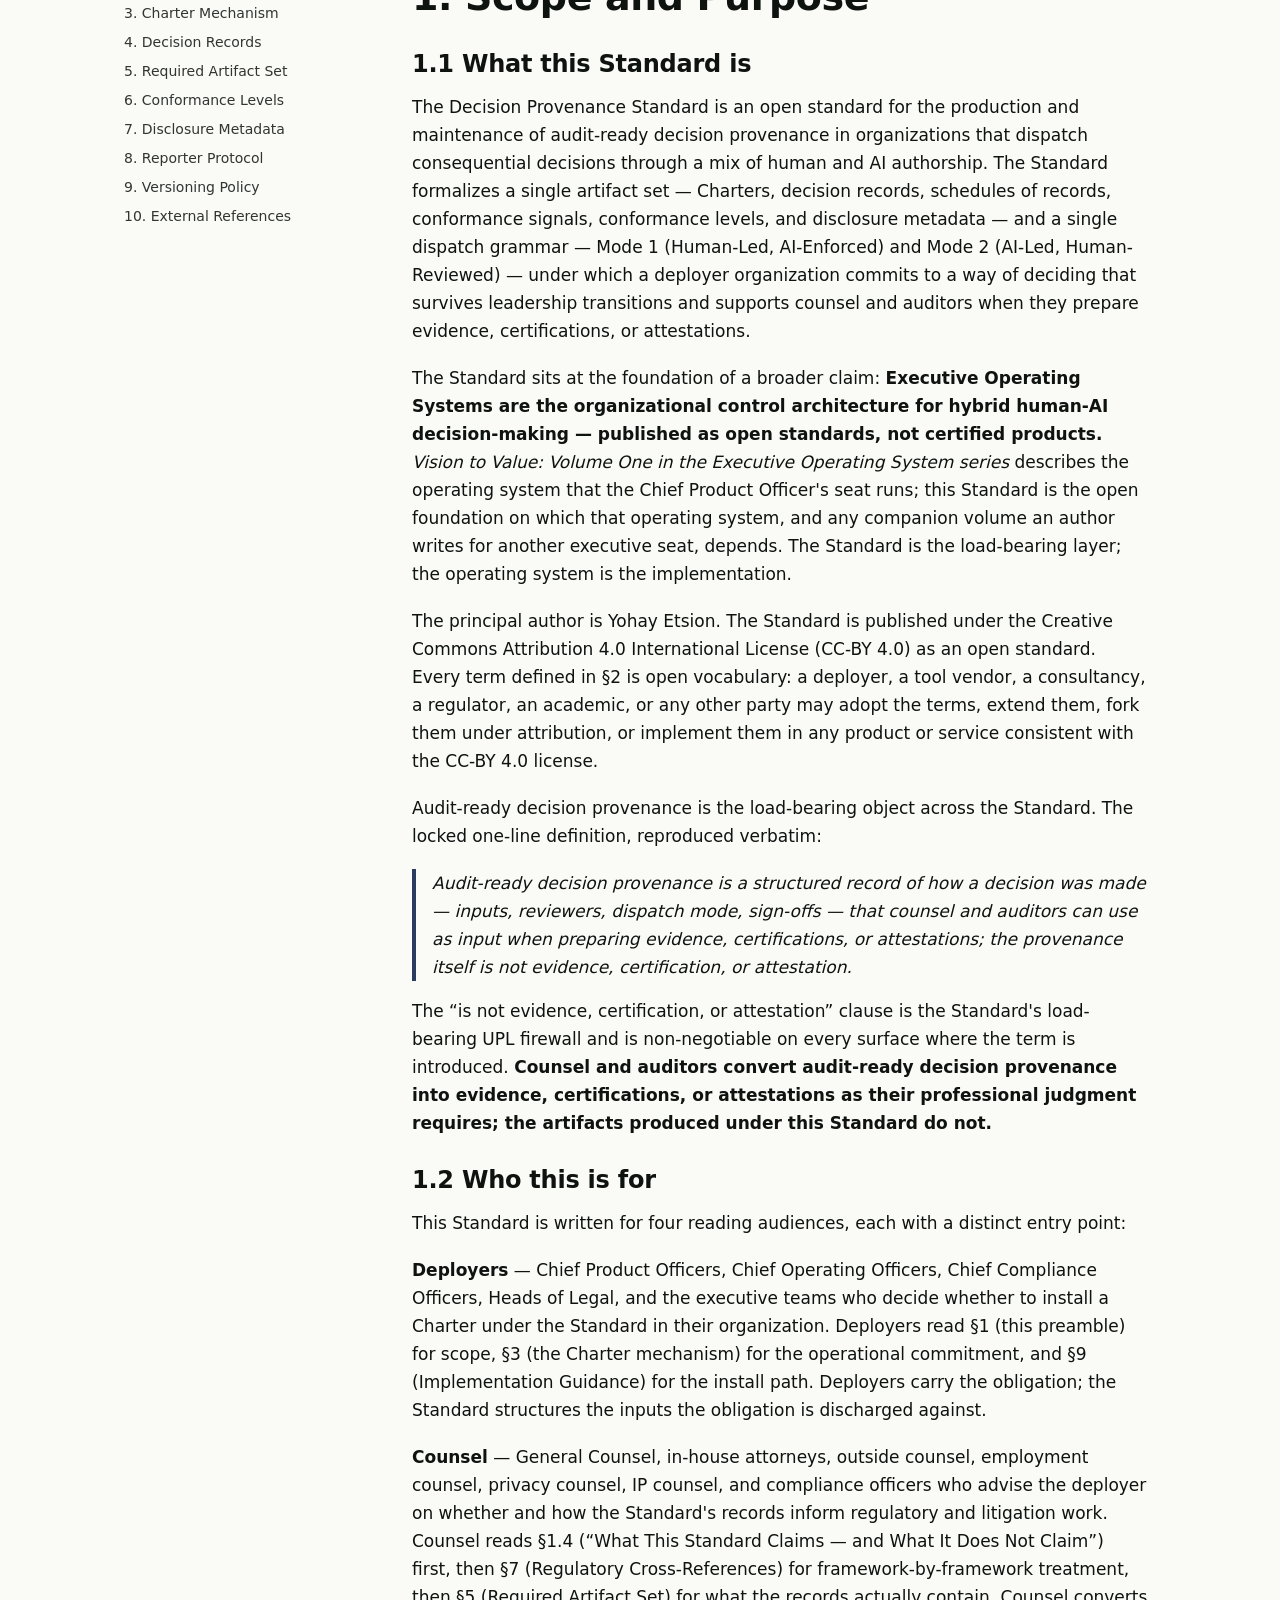
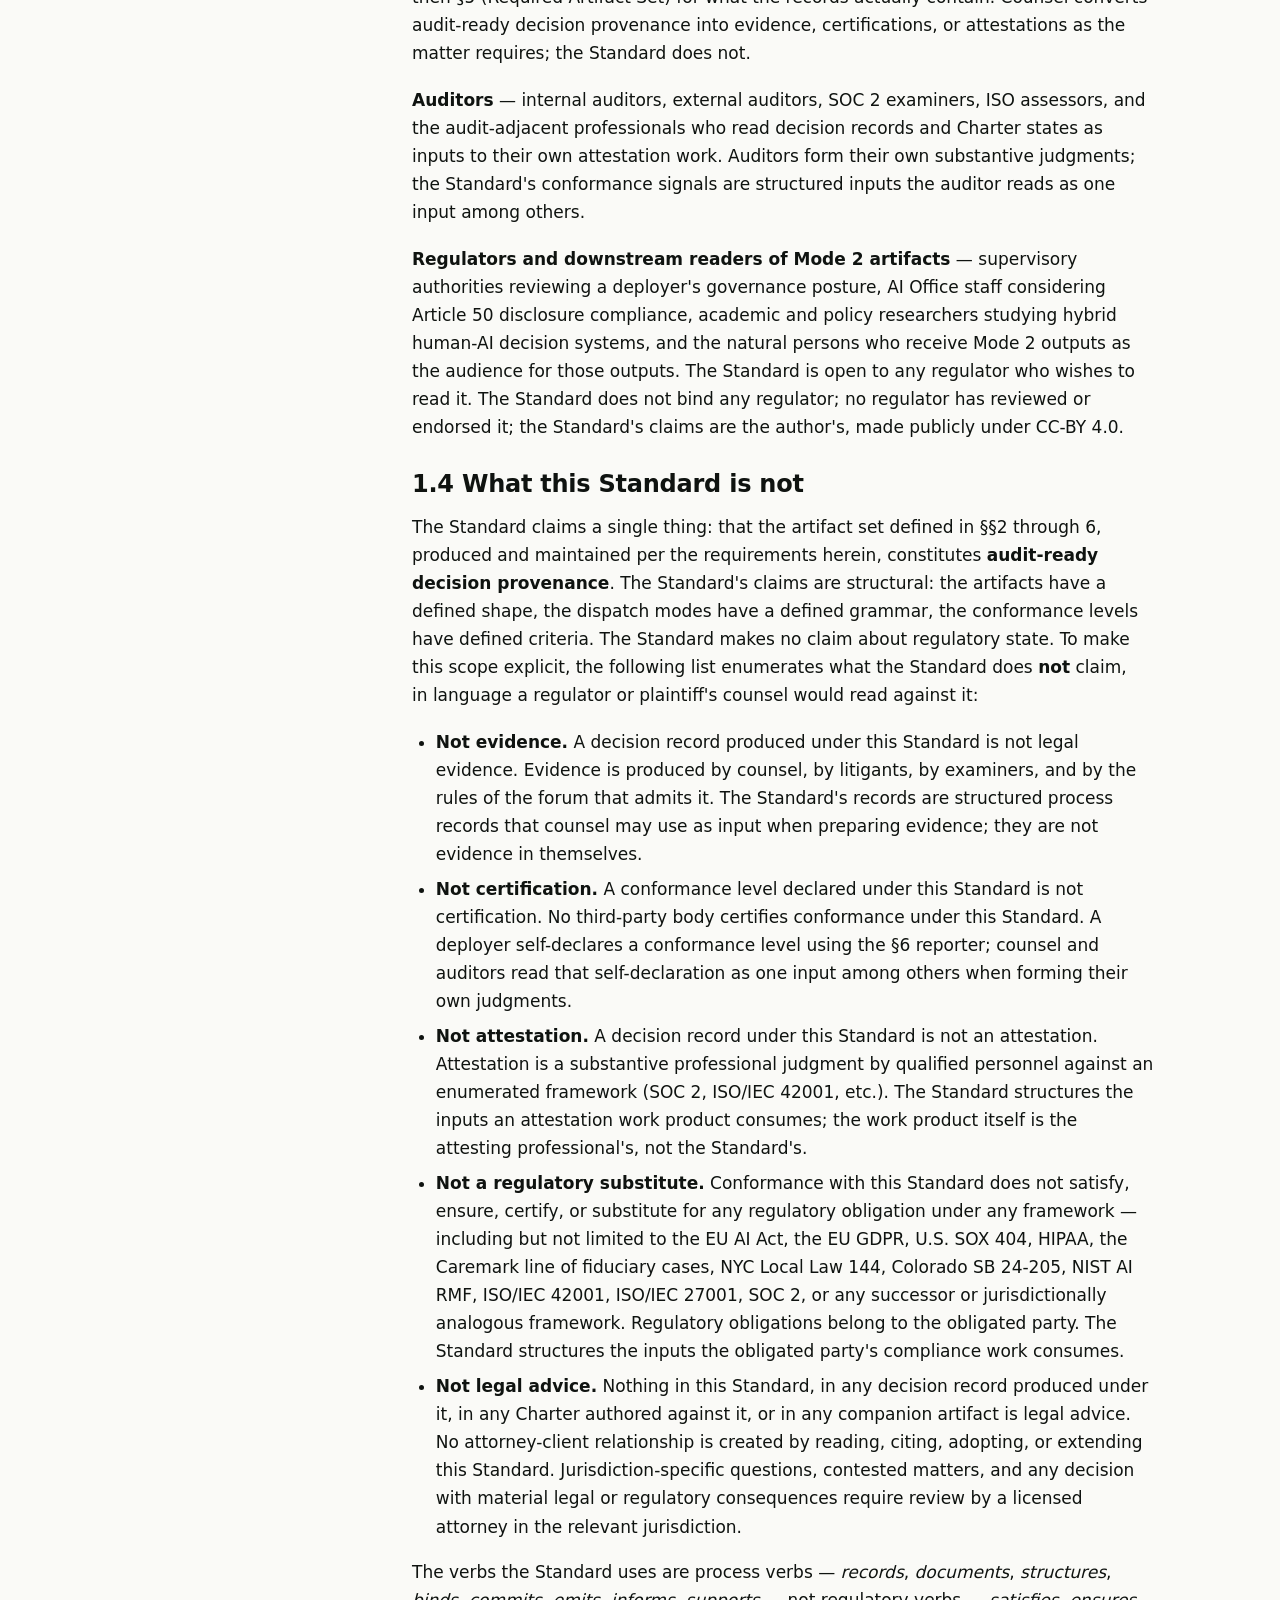
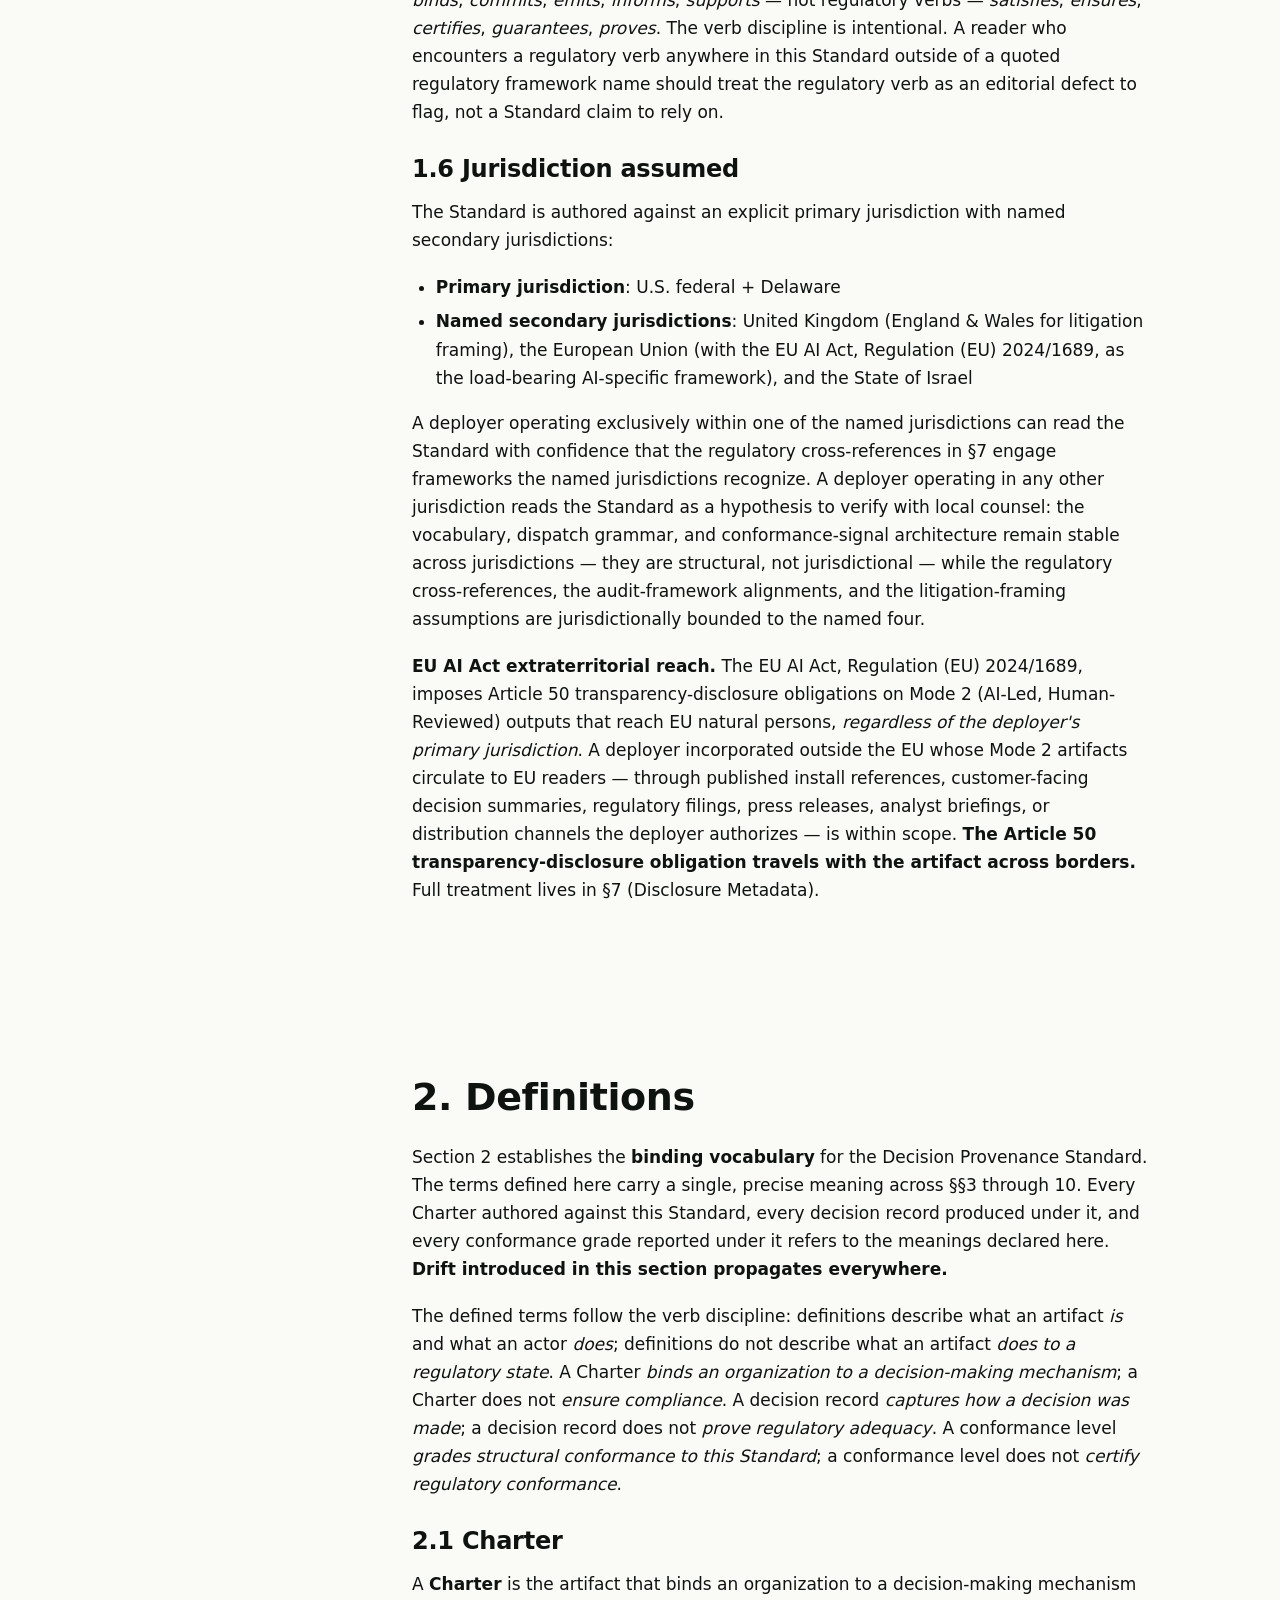
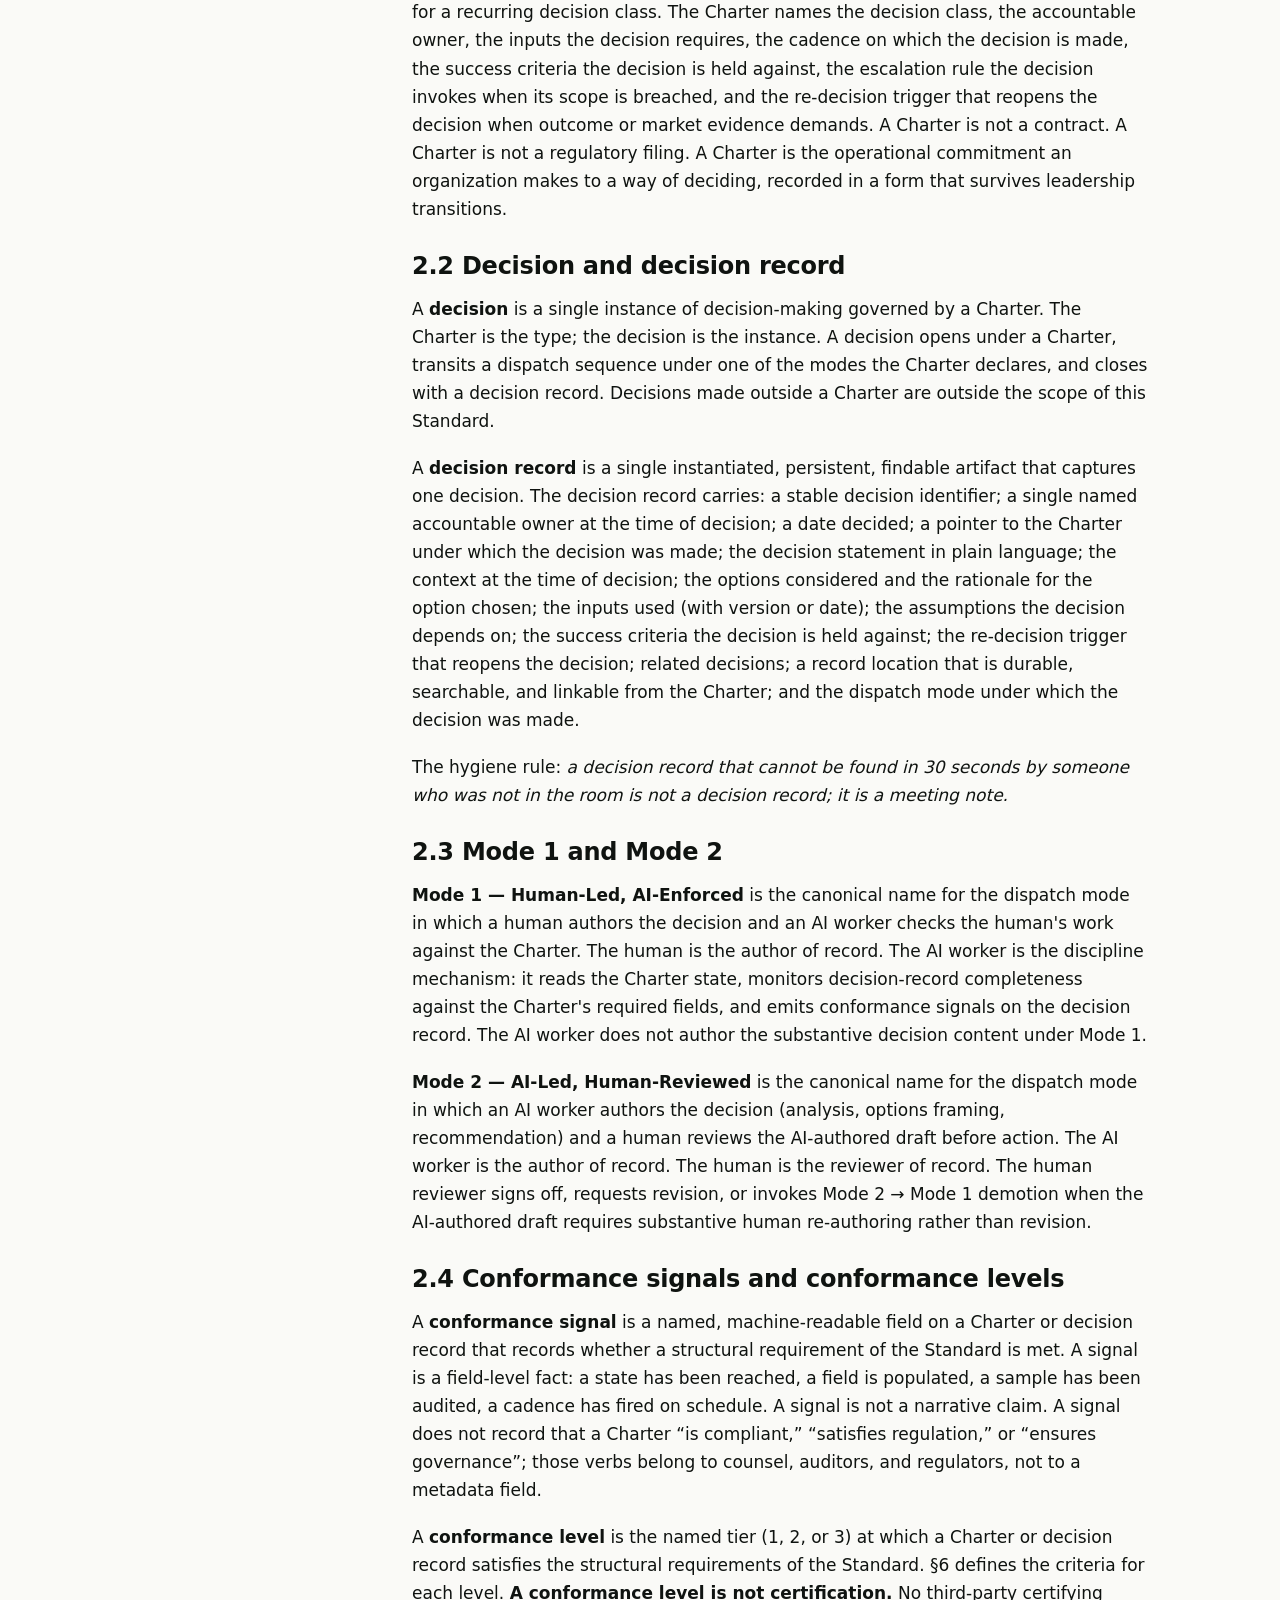
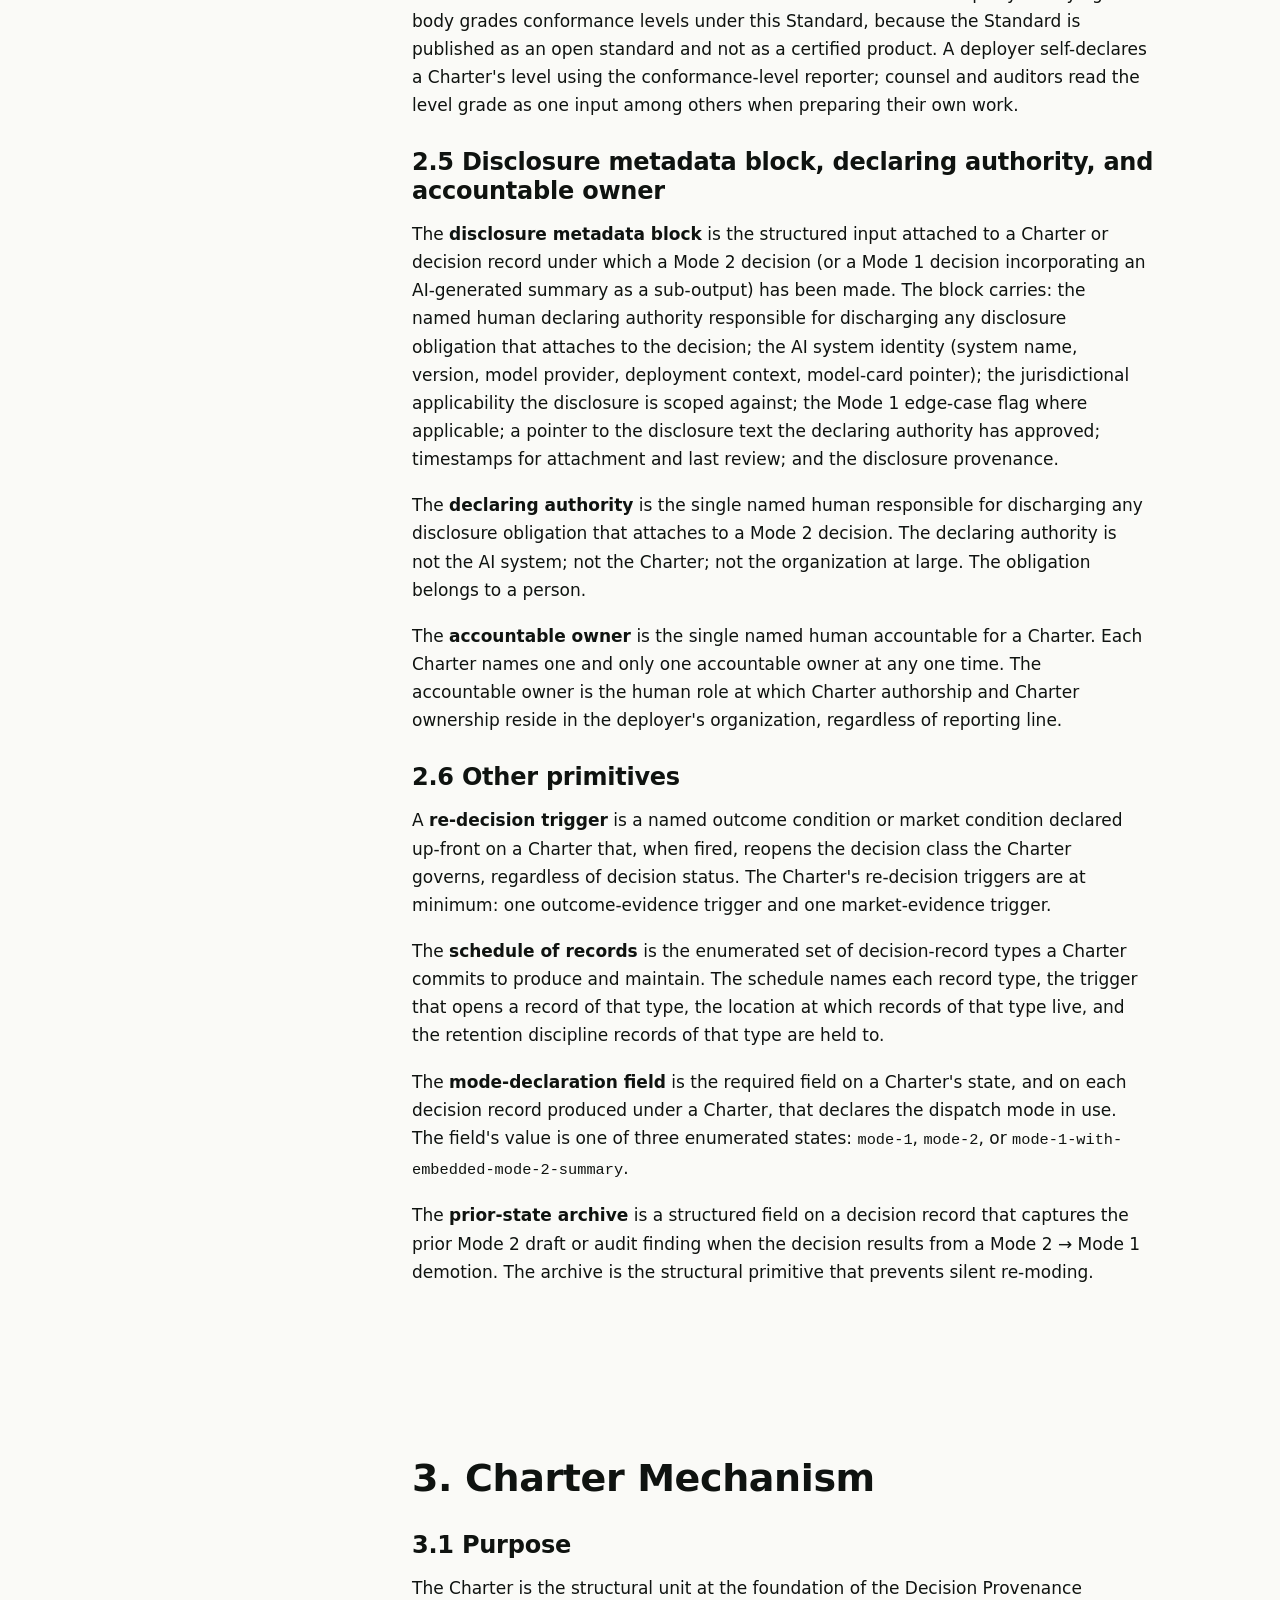
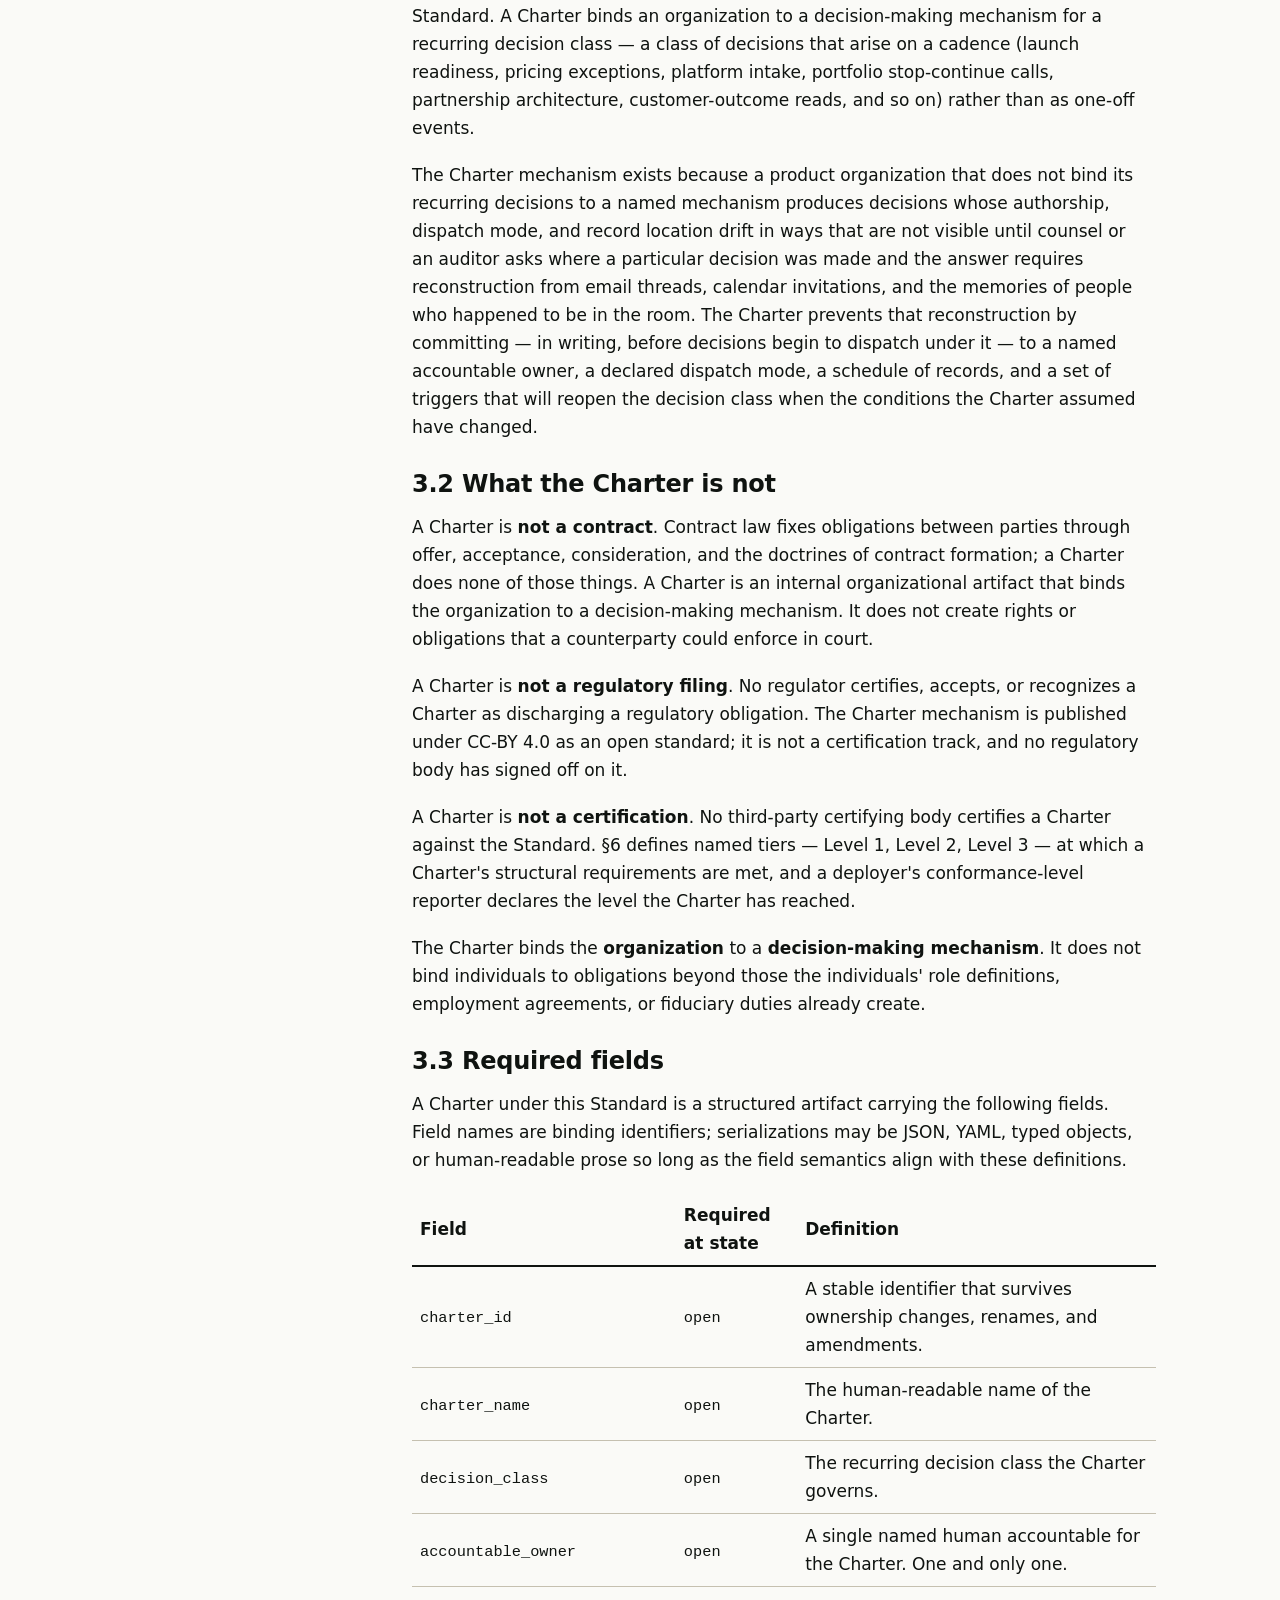
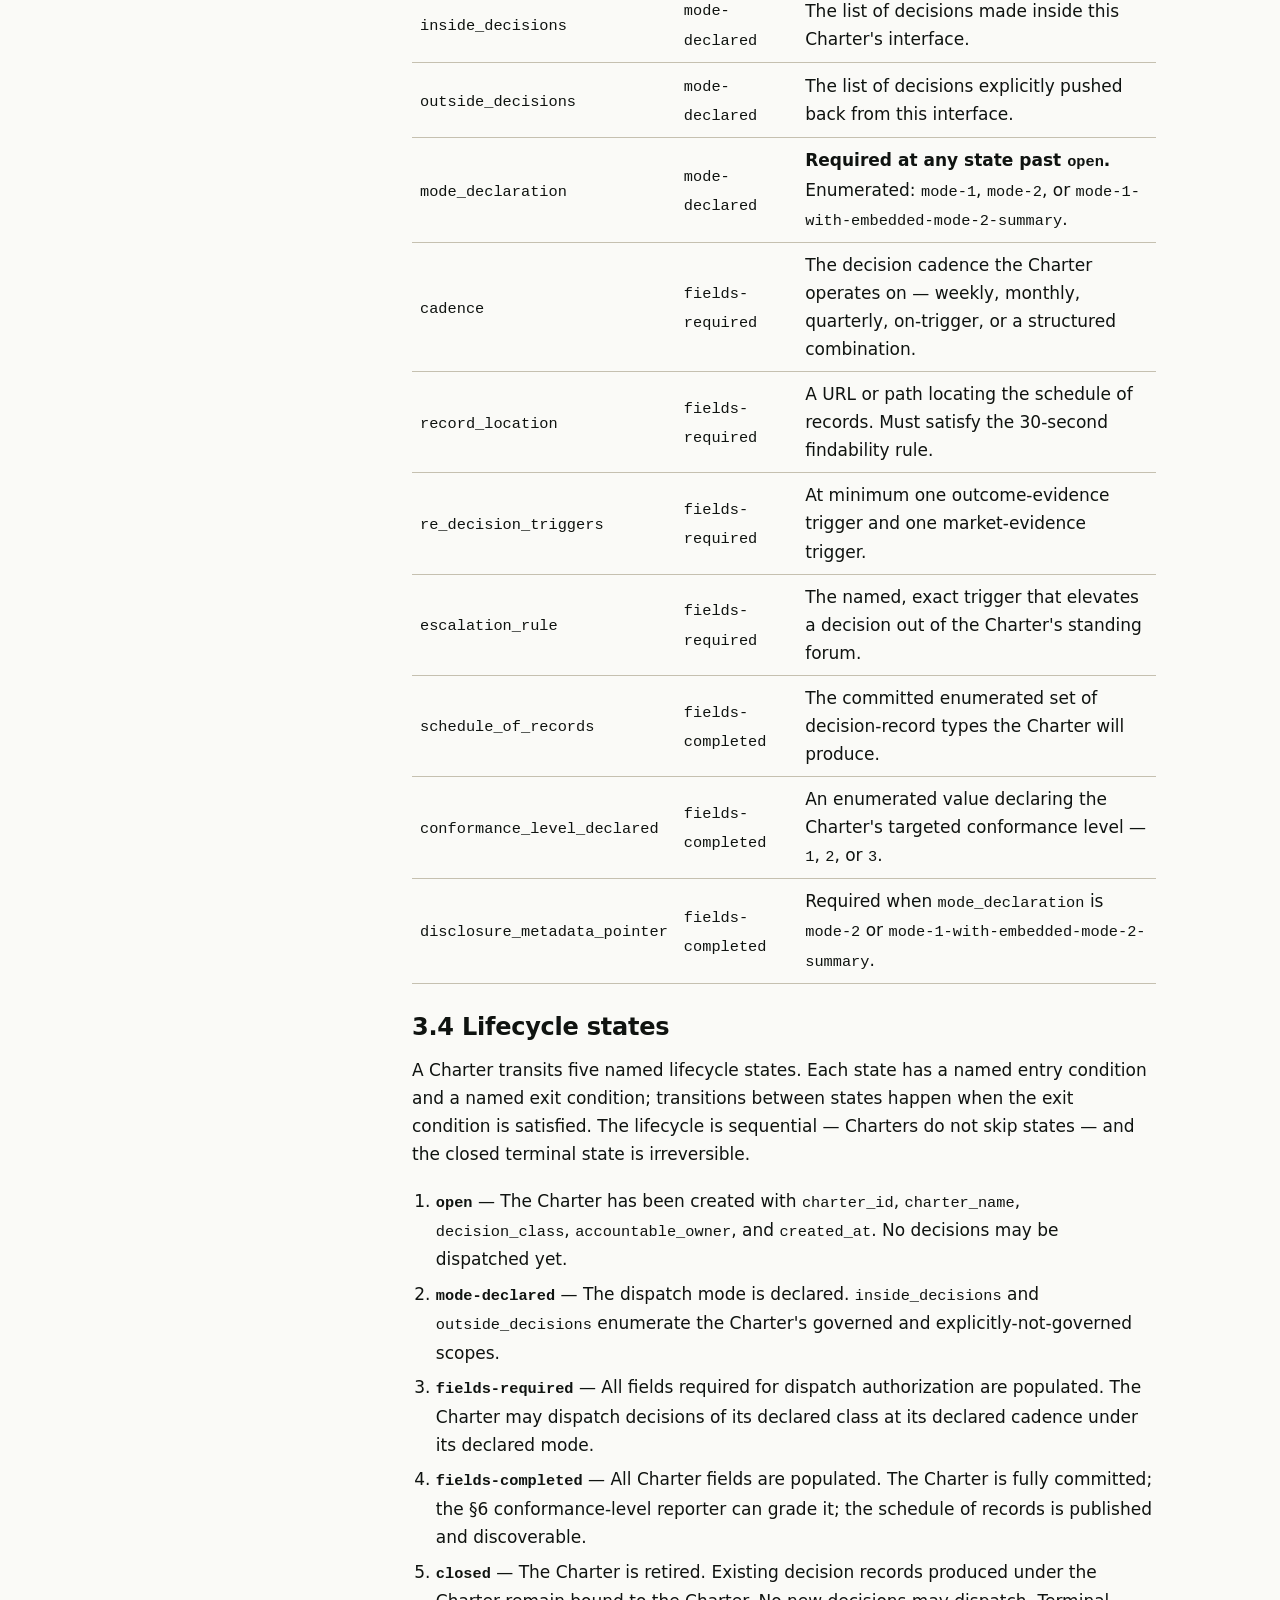
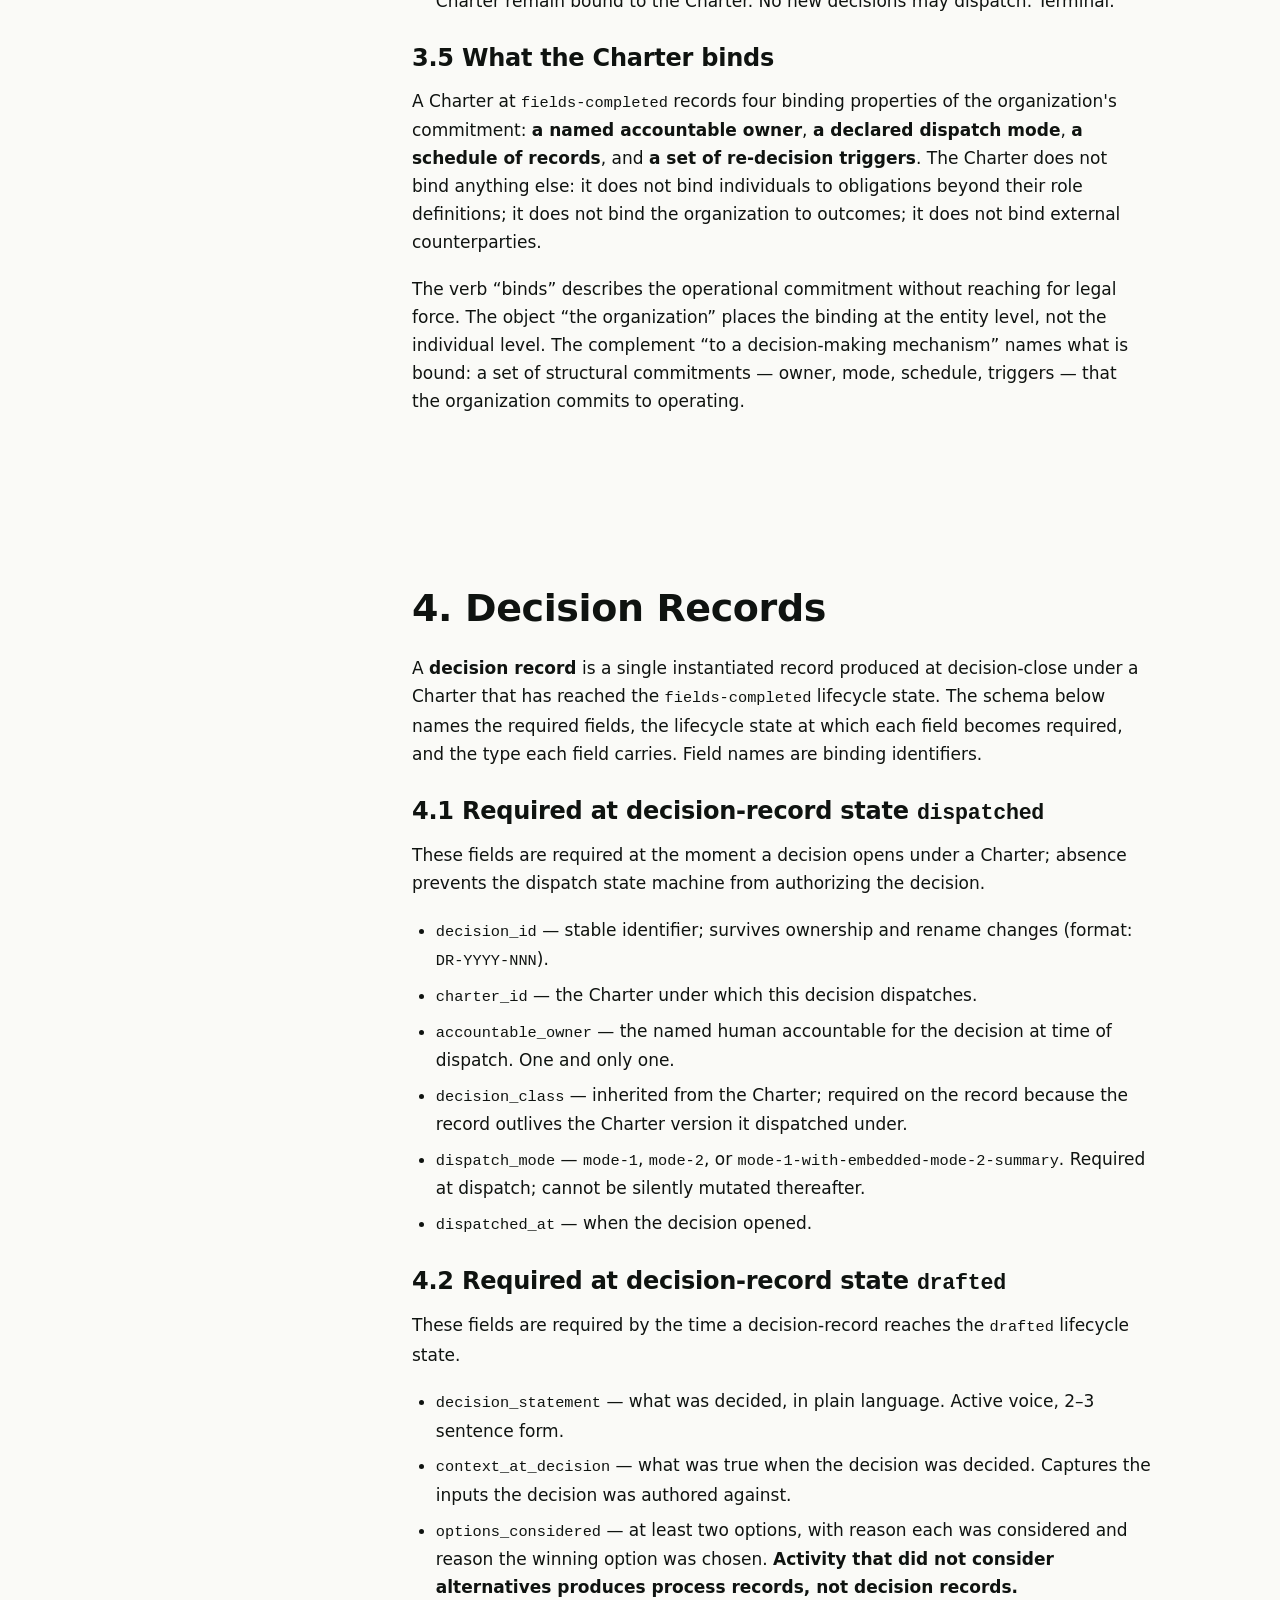
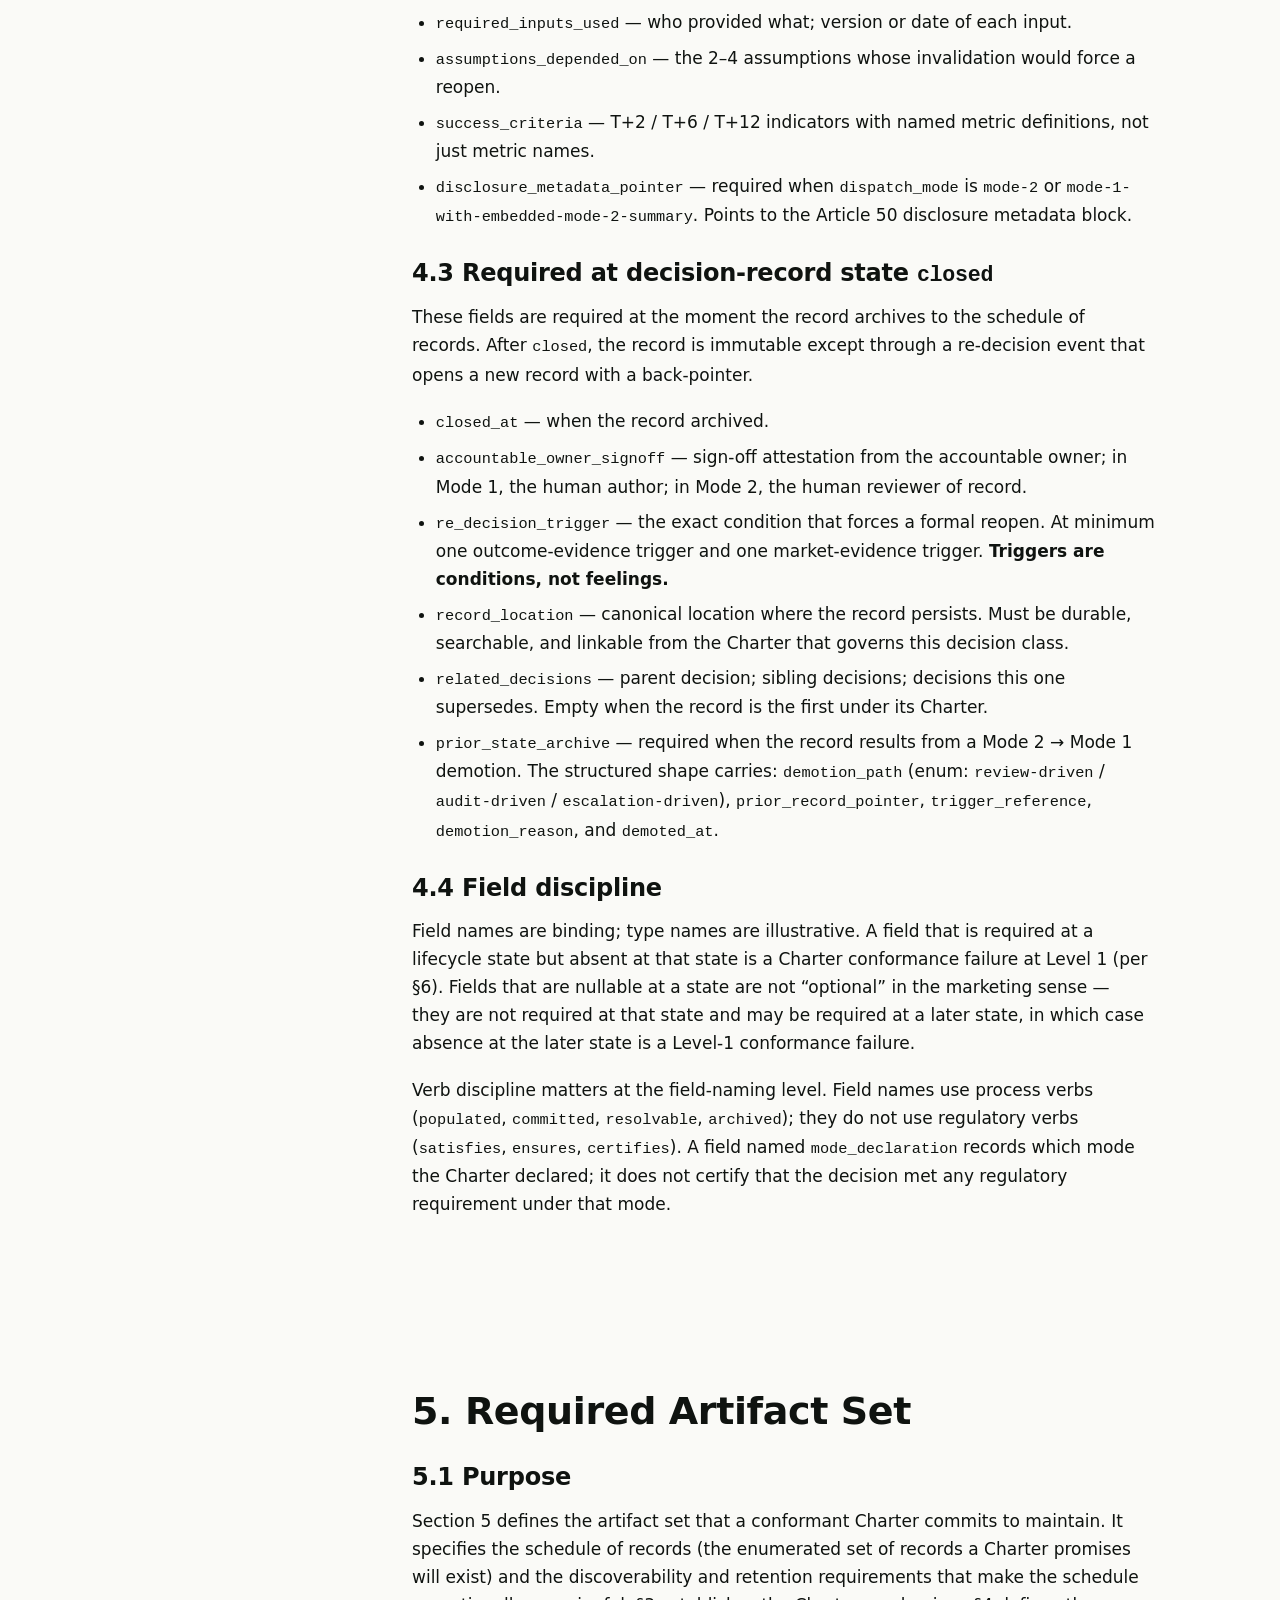
<file: read.html>
<!doctype html>
<html lang="en">
<head>
<meta charset="utf-8">
<meta name="viewport" content="width=device-width,initial-scale=1">
<title>Read the Standard &mdash; Decision Provenance Standard</title>
<meta name="description" content="The Decision Provenance Standard, full text. Web-readable, citable by section.">
<link rel="stylesheet" href="css/design-system.css">
</head>
<body data-site="f2" class="no-js">
<script>document.body.classList.remove('no-js');</script>

<nav class="topnav" aria-label="Primary">
  <div class="topnav__inner">
    <a class="topnav__brand" href="./index.html">
      <strong>Decision Provenance Standard</strong>
      <span class="sister-rule">Part of the <a href="https://yohayetsion.github.io/eos-draft/index.html">Executive Operating Systems Series</a></span>
    </a>
    <button class="topnav__toggle" aria-expanded="false" aria-controls="navlist" onclick="document.getElementById('navlist').classList.toggle('is-open');this.setAttribute('aria-expanded',this.getAttribute('aria-expanded')==='true'?'false':'true');">Menu</button>
    <ul class="topnav__list" id="navlist">
      <li><a href="./index.html">Home</a></li>
      <li><a href="./read.html">Read the Standard</a></li>
      <li><a href="./conformance-levels.html">Conformance Levels</a></li>
      <li><a href="./reporter-api.html">Reporter API</a></li>
      <li><a href="./schemas.html">Schemas</a></li>
      <li><a href="./cite.html">Cite the Standard</a></li>
      <li class="gh"><a href="https://github.com/yohayetsion/product-org-os" rel="noopener" target="_blank">GitHub</a></li>
    </ul>
  </div>
</nav>

<header class="hero">
  <div class="container">
    <div class="hero__kicker">Full text of the Standard</div>
    <h1>The Decision Provenance Standard &mdash; Full Text</h1>
    <p class="hero__sub">Version 1.0 &middot; 2026-04-30 &middot; CC-BY 4.0 &middot; Author: Yohay Etsion</p>
    <div class="hero__cta">
      <a class="btn" href="#">Download PDF</a>
      <a class="btn btn--ghost" href="./cite.html">Cite the Standard &rarr;</a>
    </div>
    <p class="hero__adjacency">Open standard. Not a certified product. Not legal advice. Not a regulatory substitute.</p>
  </div>
</header>

<section>
  <div class="container">
    <div class="upl-block">
      <p><strong>Not legal advice.</strong> This Standard is a structural specification, not counsel. No attorney-client relationship is created by reading or citing it. Jurisdiction-specific questions, contested matters, and any decision with material legal or regulatory consequences require review by a licensed attorney in the relevant jurisdiction. Do not rely on this Standard as the sole basis for any legal, compliance, or regulatory decision.</p>
      <p><strong>Jurisdiction Assumed:</strong> U.S. federal and Delaware as primary; UK, EU AI Act, and Israel as named secondaries. Surfaces serving non-listed jurisdictions inherit the framing &ldquo;treat every requirement as a hypothesis to verify with local counsel.&rdquo;</p>
    </div>

    <div class="use-of-the-standard" style="border:1px solid var(--ink); padding:1.25rem 1.5rem; margin:1.5rem 0; background:#FAFAF7;">
      <h3 style="margin-top:0">Use of the Standard</h3>
      <p>The Decision Provenance Standard (&ldquo;the Standard&rdquo;) is published under the Creative Commons Attribution 4.0 International License (CC-BY 4.0). Under that license, any reader, deployer, vendor, consultancy, regulator, academic, or other party may <strong>read</strong>, <strong>cite</strong>, <strong>adopt</strong>, <strong>extend</strong>, or <strong>fork</strong> the Standard, with attribution. There is no certification track. There is no certifying body. There is no trademark on &ldquo;Decision Provenance Standard,&rdquo; &ldquo;Executive Operating System,&rdquo; &ldquo;Charter,&rdquo; &ldquo;Mode 1,&rdquo; or &ldquo;Mode 2.&rdquo;</p>
      <p>The CC-BY 4.0 license is permissive on use; it does not authorize misuse. Outside the license: misrepresenting the Standard as certified, attested, or regulator-endorsed; misrepresenting derivative or extended work as authored or endorsed by the principal author; removing the load-bearing UPL firewall language (&ldquo;is not evidence, certification, or attestation&rdquo;) from derivative or extended work; or using the Standard's name to substitute for counsel review. See &sect;1 below for the full notice.</p>
    </div>

    <div class="with-toc">
      <aside class="toc" aria-label="Table of contents">
        <h4>Sections</h4>
        <ul>
          <li><a href="#section-1">1. Scope and Purpose</a></li>
          <li><a href="#section-2">2. Definitions</a></li>
          <li><a href="#section-3">3. Charter Mechanism</a></li>
          <li><a href="#section-4">4. Decision Records</a></li>
          <li><a href="#section-5">5. Required Artifact Set</a></li>
          <li><a href="#section-6">6. Conformance Levels</a></li>
          <li><a href="#section-7">7. Disclosure Metadata</a></li>
          <li><a href="#section-8">8. Reporter Protocol</a></li>
          <li><a href="#section-9">9. Versioning Policy</a></li>
          <li><a href="#section-10">10. External References</a></li>
        </ul>
      </aside>

      <article>
        <section id="section-1" style="padding-top:1rem;border-bottom:0">
          <h2>1. Scope and Purpose</h2>

          <h3 id="section-1-1">1.1 What this Standard is</h3>
          <p>The Decision Provenance Standard is an open standard for the production and maintenance of audit-ready decision provenance in organizations that dispatch consequential decisions through a mix of human and AI authorship. The Standard formalizes a single artifact set &mdash; Charters, decision records, schedules of records, conformance signals, conformance levels, and disclosure metadata &mdash; and a single dispatch grammar &mdash; Mode 1 (Human-Led, AI-Enforced) and Mode 2 (AI-Led, Human-Reviewed) &mdash; under which a deployer organization commits to a way of deciding that survives leadership transitions and supports counsel and auditors when they prepare evidence, certifications, or attestations.</p>

          <p>The Standard sits at the foundation of a broader claim: <strong>Executive Operating Systems are the organizational control architecture for hybrid human-AI decision-making &mdash; published as open standards, not certified products.</strong> <em class="title">Vision to Value: Volume One in the Executive Operating System series</em> describes the operating system that the Chief Product Officer's seat runs; this Standard is the open foundation on which that operating system, and any companion volume an author writes for another executive seat, depends. The Standard is the load-bearing layer; the operating system is the implementation.</p>

          <p>The principal author is Yohay Etsion. The Standard is published under the Creative Commons Attribution 4.0 International License (CC-BY 4.0) as an open standard. Every term defined in &sect;2 is open vocabulary: a deployer, a tool vendor, a consultancy, a regulator, an academic, or any other party may adopt the terms, extend them, fork them under attribution, or implement them in any product or service consistent with the CC-BY 4.0 license.</p>

          <p>Audit-ready decision provenance is the load-bearing object across the Standard. The locked one-line definition, reproduced verbatim:</p>

          <blockquote style="border-left:4px solid var(--accent); padding-left:1rem; margin:1rem 0; font-style:italic">
            Audit-ready decision provenance is a structured record of how a decision was made &mdash; inputs, reviewers, dispatch mode, sign-offs &mdash; that counsel and auditors can use as input when preparing evidence, certifications, or attestations; the provenance itself is not evidence, certification, or attestation.
          </blockquote>

          <p>The &ldquo;is not evidence, certification, or attestation&rdquo; clause is the Standard's load-bearing UPL firewall and is non-negotiable on every surface where the term is introduced. <strong>Counsel and auditors convert audit-ready decision provenance into evidence, certifications, or attestations as their professional judgment requires; the artifacts produced under this Standard do not.</strong></p>

          <h3 id="section-1-2">1.2 Who this is for</h3>
          <p>This Standard is written for four reading audiences, each with a distinct entry point:</p>

          <p><strong>Deployers</strong> &mdash; Chief Product Officers, Chief Operating Officers, Chief Compliance Officers, Heads of Legal, and the executive teams who decide whether to install a Charter under the Standard in their organization. Deployers read &sect;1 (this preamble) for scope, &sect;3 (the Charter mechanism) for the operational commitment, and &sect;9 (Implementation Guidance) for the install path. Deployers carry the obligation; the Standard structures the inputs the obligation is discharged against.</p>

          <p><strong>Counsel</strong> &mdash; General Counsel, in-house attorneys, outside counsel, employment counsel, privacy counsel, IP counsel, and compliance officers who advise the deployer on whether and how the Standard's records inform regulatory and litigation work. Counsel reads &sect;1.4 (&ldquo;What This Standard Claims &mdash; and What It Does Not Claim&rdquo;) first, then &sect;7 (Regulatory Cross-References) for framework-by-framework treatment, then &sect;5 (Required Artifact Set) for what the records actually contain. Counsel converts audit-ready decision provenance into evidence, certifications, or attestations as the matter requires; the Standard does not.</p>

          <p><strong>Auditors</strong> &mdash; internal auditors, external auditors, SOC 2 examiners, ISO assessors, and the audit-adjacent professionals who read decision records and Charter states as inputs to their own attestation work. Auditors form their own substantive judgments; the Standard's conformance signals are structured inputs the auditor reads as one input among others.</p>

          <p><strong>Regulators and downstream readers of Mode 2 artifacts</strong> &mdash; supervisory authorities reviewing a deployer's governance posture, AI Office staff considering Article 50 disclosure compliance, academic and policy researchers studying hybrid human-AI decision systems, and the natural persons who receive Mode 2 outputs as the audience for those outputs. The Standard is open to any regulator who wishes to read it. The Standard does not bind any regulator; no regulator has reviewed or endorsed it; the Standard's claims are the author's, made publicly under CC-BY 4.0.</p>

          <h3 id="section-1-4">1.4 What this Standard is not</h3>

          <p>The Standard claims a single thing: that the artifact set defined in &sect;&sect;2 through 6, produced and maintained per the requirements herein, constitutes <strong>audit-ready decision provenance</strong>. The Standard's claims are structural: the artifacts have a defined shape, the dispatch modes have a defined grammar, the conformance levels have defined criteria. The Standard makes no claim about regulatory state. To make this scope explicit, the following list enumerates what the Standard does <strong>not</strong> claim, in language a regulator or plaintiff's counsel would read against it:</p>

          <ul>
            <li><strong>Not evidence.</strong> A decision record produced under this Standard is not legal evidence. Evidence is produced by counsel, by litigants, by examiners, and by the rules of the forum that admits it. The Standard's records are structured process records that counsel may use as input when preparing evidence; they are not evidence in themselves.</li>
            <li><strong>Not certification.</strong> A conformance level declared under this Standard is not certification. No third-party body certifies conformance under this Standard. A deployer self-declares a conformance level using the &sect;6 reporter; counsel and auditors read that self-declaration as one input among others when forming their own judgments.</li>
            <li><strong>Not attestation.</strong> A decision record under this Standard is not an attestation. Attestation is a substantive professional judgment by qualified personnel against an enumerated framework (SOC 2, ISO/IEC 42001, etc.). The Standard structures the inputs an attestation work product consumes; the work product itself is the attesting professional's, not the Standard's.</li>
            <li><strong>Not a regulatory substitute.</strong> Conformance with this Standard does not satisfy, ensure, certify, or substitute for any regulatory obligation under any framework &mdash; including but not limited to the EU AI Act, the EU GDPR, U.S. SOX 404, HIPAA, the Caremark line of fiduciary cases, NYC Local Law 144, Colorado SB 24-205, NIST AI RMF, ISO/IEC 42001, ISO/IEC 27001, SOC 2, or any successor or jurisdictionally analogous framework. Regulatory obligations belong to the obligated party. The Standard structures the inputs the obligated party's compliance work consumes.</li>
            <li><strong>Not legal advice.</strong> Nothing in this Standard, in any decision record produced under it, in any Charter authored against it, or in any companion artifact is legal advice. No attorney-client relationship is created by reading, citing, adopting, or extending this Standard. Jurisdiction-specific questions, contested matters, and any decision with material legal or regulatory consequences require review by a licensed attorney in the relevant jurisdiction.</li>
          </ul>

          <p>The verbs the Standard uses are process verbs &mdash; <em>records</em>, <em>documents</em>, <em>structures</em>, <em>binds</em>, <em>commits</em>, <em>emits</em>, <em>informs</em>, <em>supports</em> &mdash; not regulatory verbs &mdash; <em>satisfies</em>, <em>ensures</em>, <em>certifies</em>, <em>guarantees</em>, <em>proves</em>. The verb discipline is intentional. A reader who encounters a regulatory verb anywhere in this Standard outside of a quoted regulatory framework name should treat the regulatory verb as an editorial defect to flag, not a Standard claim to rely on.</p>

          <h3 id="section-1-6">1.6 Jurisdiction assumed</h3>

          <p>The Standard is authored against an explicit primary jurisdiction with named secondary jurisdictions:</p>

          <ul>
            <li><strong>Primary jurisdiction</strong>: U.S. federal + Delaware</li>
            <li><strong>Named secondary jurisdictions</strong>: United Kingdom (England &amp; Wales for litigation framing), the European Union (with the EU AI Act, Regulation (EU) 2024/1689, as the load-bearing AI-specific framework), and the State of Israel</li>
          </ul>

          <p>A deployer operating exclusively within one of the named jurisdictions can read the Standard with confidence that the regulatory cross-references in &sect;7 engage frameworks the named jurisdictions recognize. A deployer operating in any other jurisdiction reads the Standard as a hypothesis to verify with local counsel: the vocabulary, dispatch grammar, and conformance-signal architecture remain stable across jurisdictions &mdash; they are structural, not jurisdictional &mdash; while the regulatory cross-references, the audit-framework alignments, and the litigation-framing assumptions are jurisdictionally bounded to the named four.</p>

          <p><strong>EU AI Act extraterritorial reach.</strong> The EU AI Act, Regulation (EU) 2024/1689, imposes Article 50 transparency-disclosure obligations on Mode 2 (AI-Led, Human-Reviewed) outputs that reach EU natural persons, <em>regardless of the deployer's primary jurisdiction</em>. A deployer incorporated outside the EU whose Mode 2 artifacts circulate to EU readers &mdash; through published install references, customer-facing decision summaries, regulatory filings, press releases, analyst briefings, or distribution channels the deployer authorizes &mdash; is within scope. <strong>The Article 50 transparency-disclosure obligation travels with the artifact across borders.</strong> Full treatment lives in &sect;7 (Disclosure Metadata).</p>
        </section>

        <section id="section-2" style="border-bottom:0">
          <h2>2. Definitions</h2>

          <p>Section 2 establishes the <strong>binding vocabulary</strong> for the Decision Provenance Standard. The terms defined here carry a single, precise meaning across &sect;&sect;3 through 10. Every Charter authored against this Standard, every decision record produced under it, and every conformance grade reported under it refers to the meanings declared here. <strong>Drift introduced in this section propagates everywhere.</strong></p>

          <p>The defined terms follow the verb discipline: definitions describe what an artifact <em>is</em> and what an actor <em>does</em>; definitions do not describe what an artifact <em>does to a regulatory state</em>. A Charter <em>binds an organization to a decision-making mechanism</em>; a Charter does not <em>ensure compliance</em>. A decision record <em>captures how a decision was made</em>; a decision record does not <em>prove regulatory adequacy</em>. A conformance level <em>grades structural conformance to this Standard</em>; a conformance level does not <em>certify regulatory conformance</em>.</p>

          <h3 id="section-2-charter">2.1 Charter</h3>
          <p>A <strong>Charter</strong> is the artifact that binds an organization to a decision-making mechanism for a recurring decision class. The Charter names the decision class, the accountable owner, the inputs the decision requires, the cadence on which the decision is made, the success criteria the decision is held against, the escalation rule the decision invokes when its scope is breached, and the re-decision trigger that reopens the decision when outcome or market evidence demands. A Charter is not a contract. A Charter is not a regulatory filing. A Charter is the operational commitment an organization makes to a way of deciding, recorded in a form that survives leadership transitions.</p>

          <h3 id="section-2-decision">2.2 Decision and decision record</h3>
          <p>A <strong>decision</strong> is a single instance of decision-making governed by a Charter. The Charter is the type; the decision is the instance. A decision opens under a Charter, transits a dispatch sequence under one of the modes the Charter declares, and closes with a decision record. Decisions made outside a Charter are outside the scope of this Standard.</p>

          <p>A <strong>decision record</strong> is a single instantiated, persistent, findable artifact that captures one decision. The decision record carries: a stable decision identifier; a single named accountable owner at the time of decision; a date decided; a pointer to the Charter under which the decision was made; the decision statement in plain language; the context at the time of decision; the options considered and the rationale for the option chosen; the inputs used (with version or date); the assumptions the decision depends on; the success criteria the decision is held against; the re-decision trigger that reopens the decision; related decisions; a record location that is durable, searchable, and linkable from the Charter; and the dispatch mode under which the decision was made.</p>

          <p>The hygiene rule: <em>a decision record that cannot be found in 30 seconds by someone who was not in the room is not a decision record; it is a meeting note.</em></p>

          <h3 id="section-2-modes">2.3 Mode 1 and Mode 2</h3>

          <p><strong>Mode 1 &mdash; Human-Led, AI-Enforced</strong> is the canonical name for the dispatch mode in which a human authors the decision and an AI worker checks the human's work against the Charter. The human is the author of record. The AI worker is the discipline mechanism: it reads the Charter state, monitors decision-record completeness against the Charter's required fields, and emits conformance signals on the decision record. The AI worker does not author the substantive decision content under Mode 1.</p>

          <p><strong>Mode 2 &mdash; AI-Led, Human-Reviewed</strong> is the canonical name for the dispatch mode in which an AI worker authors the decision (analysis, options framing, recommendation) and a human reviews the AI-authored draft before action. The AI worker is the author of record. The human is the reviewer of record. The human reviewer signs off, requests revision, or invokes Mode 2 &rarr; Mode 1 demotion when the AI-authored draft requires substantive human re-authoring rather than revision.</p>

          <h3 id="section-2-conformance">2.4 Conformance signals and conformance levels</h3>

          <p>A <strong>conformance signal</strong> is a named, machine-readable field on a Charter or decision record that records whether a structural requirement of the Standard is met. A signal is a field-level fact: a state has been reached, a field is populated, a sample has been audited, a cadence has fired on schedule. A signal is not a narrative claim. A signal does not record that a Charter &ldquo;is compliant,&rdquo; &ldquo;satisfies regulation,&rdquo; or &ldquo;ensures governance&rdquo;; those verbs belong to counsel, auditors, and regulators, not to a metadata field.</p>

          <p>A <strong>conformance level</strong> is the named tier (1, 2, or 3) at which a Charter or decision record satisfies the structural requirements of the Standard. &sect;6 defines the criteria for each level. <strong>A conformance level is not certification.</strong> No third-party certifying body grades conformance levels under this Standard, because the Standard is published as an open standard and not as a certified product. A deployer self-declares a Charter's level using the conformance-level reporter; counsel and auditors read the level grade as one input among others when preparing their own work.</p>

          <h3 id="section-2-disclosure">2.5 Disclosure metadata block, declaring authority, and accountable owner</h3>

          <p>The <strong>disclosure metadata block</strong> is the structured input attached to a Charter or decision record under which a Mode 2 decision (or a Mode 1 decision incorporating an AI-generated summary as a sub-output) has been made. The block carries: the named human declaring authority responsible for discharging any disclosure obligation that attaches to the decision; the AI system identity (system name, version, model provider, deployment context, model-card pointer); the jurisdictional applicability the disclosure is scoped against; the Mode 1 edge-case flag where applicable; a pointer to the disclosure text the declaring authority has approved; timestamps for attachment and last review; and the disclosure provenance.</p>

          <p>The <strong>declaring authority</strong> is the single named human responsible for discharging any disclosure obligation that attaches to a Mode 2 decision. The declaring authority is not the AI system; not the Charter; not the organization at large. The obligation belongs to a person.</p>

          <p>The <strong>accountable owner</strong> is the single named human accountable for a Charter. Each Charter names one and only one accountable owner at any one time. The accountable owner is the human role at which Charter authorship and Charter ownership reside in the deployer's organization, regardless of reporting line.</p>

          <h3 id="section-2-other">2.6 Other primitives</h3>

          <p>A <strong>re-decision trigger</strong> is a named outcome condition or market condition declared up-front on a Charter that, when fired, reopens the decision class the Charter governs, regardless of decision status. The Charter's re-decision triggers are at minimum: one outcome-evidence trigger and one market-evidence trigger.</p>

          <p>The <strong>schedule of records</strong> is the enumerated set of decision-record types a Charter commits to produce and maintain. The schedule names each record type, the trigger that opens a record of that type, the location at which records of that type live, and the retention discipline records of that type are held to.</p>

          <p>The <strong>mode-declaration field</strong> is the required field on a Charter's state, and on each decision record produced under a Charter, that declares the dispatch mode in use. The field's value is one of three enumerated states: <span class="mono">mode-1</span>, <span class="mono">mode-2</span>, or <span class="mono">mode-1-with-embedded-mode-2-summary</span>.</p>

          <p>The <strong>prior-state archive</strong> is a structured field on a decision record that captures the prior Mode 2 draft or audit finding when the decision results from a Mode 2 &rarr; Mode 1 demotion. The archive is the structural primitive that prevents silent re-moding.</p>
        </section>

        <section id="section-3" style="border-bottom:0">
          <h2>3. Charter Mechanism</h2>

          <h3 id="section-3-1">3.1 Purpose</h3>
          <p>The Charter is the structural unit at the foundation of the Decision Provenance Standard. A Charter binds an organization to a decision-making mechanism for a recurring decision class &mdash; a class of decisions that arise on a cadence (launch readiness, pricing exceptions, platform intake, portfolio stop-continue calls, partnership architecture, customer-outcome reads, and so on) rather than as one-off events.</p>

          <p>The Charter mechanism exists because a product organization that does not bind its recurring decisions to a named mechanism produces decisions whose authorship, dispatch mode, and record location drift in ways that are not visible until counsel or an auditor asks where a particular decision was made and the answer requires reconstruction from email threads, calendar invitations, and the memories of people who happened to be in the room. The Charter prevents that reconstruction by committing &mdash; in writing, before decisions begin to dispatch under it &mdash; to a named accountable owner, a declared dispatch mode, a schedule of records, and a set of triggers that will reopen the decision class when the conditions the Charter assumed have changed.</p>

          <h3 id="section-3-not">3.2 What the Charter is not</h3>

          <p>A Charter is <strong>not a contract</strong>. Contract law fixes obligations between parties through offer, acceptance, consideration, and the doctrines of contract formation; a Charter does none of those things. A Charter is an internal organizational artifact that binds the organization to a decision-making mechanism. It does not create rights or obligations that a counterparty could enforce in court.</p>

          <p>A Charter is <strong>not a regulatory filing</strong>. No regulator certifies, accepts, or recognizes a Charter as discharging a regulatory obligation. The Charter mechanism is published under CC-BY 4.0 as an open standard; it is not a certification track, and no regulatory body has signed off on it.</p>

          <p>A Charter is <strong>not a certification</strong>. No third-party certifying body certifies a Charter against the Standard. &sect;6 defines named tiers &mdash; Level 1, Level 2, Level 3 &mdash; at which a Charter's structural requirements are met, and a deployer's conformance-level reporter declares the level the Charter has reached.</p>

          <p>The Charter binds the <strong>organization</strong> to a <strong>decision-making mechanism</strong>. It does not bind individuals to obligations beyond those the individuals' role definitions, employment agreements, or fiduciary duties already create.</p>

          <h3 id="section-3-fields">3.3 Required fields</h3>

          <p>A Charter under this Standard is a structured artifact carrying the following fields. Field names are binding identifiers; serializations may be JSON, YAML, typed objects, or human-readable prose so long as the field semantics align with these definitions.</p>

          <table style="width:100%; border-collapse:collapse; margin:1rem 0">
            <thead>
              <tr style="border-bottom:2px solid var(--ink)">
                <th style="text-align:left; padding:0.5rem">Field</th>
                <th style="text-align:left; padding:0.5rem">Required at state</th>
                <th style="text-align:left; padding:0.5rem">Definition</th>
              </tr>
            </thead>
            <tbody>
              <tr style="border-bottom:1px solid var(--muted)"><td style="padding:0.5rem"><span class="mono">charter_id</span></td><td style="padding:0.5rem"><span class="mono">open</span></td><td style="padding:0.5rem">A stable identifier that survives ownership changes, renames, and amendments.</td></tr>
              <tr style="border-bottom:1px solid var(--muted)"><td style="padding:0.5rem"><span class="mono">charter_name</span></td><td style="padding:0.5rem"><span class="mono">open</span></td><td style="padding:0.5rem">The human-readable name of the Charter.</td></tr>
              <tr style="border-bottom:1px solid var(--muted)"><td style="padding:0.5rem"><span class="mono">decision_class</span></td><td style="padding:0.5rem"><span class="mono">open</span></td><td style="padding:0.5rem">The recurring decision class the Charter governs.</td></tr>
              <tr style="border-bottom:1px solid var(--muted)"><td style="padding:0.5rem"><span class="mono">accountable_owner</span></td><td style="padding:0.5rem"><span class="mono">open</span></td><td style="padding:0.5rem">A single named human accountable for the Charter. One and only one.</td></tr>
              <tr style="border-bottom:1px solid var(--muted)"><td style="padding:0.5rem"><span class="mono">inside_decisions</span></td><td style="padding:0.5rem"><span class="mono">mode-declared</span></td><td style="padding:0.5rem">The list of decisions made inside this Charter's interface.</td></tr>
              <tr style="border-bottom:1px solid var(--muted)"><td style="padding:0.5rem"><span class="mono">outside_decisions</span></td><td style="padding:0.5rem"><span class="mono">mode-declared</span></td><td style="padding:0.5rem">The list of decisions explicitly pushed back from this interface.</td></tr>
              <tr style="border-bottom:1px solid var(--muted)"><td style="padding:0.5rem"><span class="mono">mode_declaration</span></td><td style="padding:0.5rem"><span class="mono">mode-declared</span></td><td style="padding:0.5rem"><strong>Required at any state past <span class="mono">open</span>.</strong> Enumerated: <span class="mono">mode-1</span>, <span class="mono">mode-2</span>, or <span class="mono">mode-1-with-embedded-mode-2-summary</span>.</td></tr>
              <tr style="border-bottom:1px solid var(--muted)"><td style="padding:0.5rem"><span class="mono">cadence</span></td><td style="padding:0.5rem"><span class="mono">fields-required</span></td><td style="padding:0.5rem">The decision cadence the Charter operates on &mdash; weekly, monthly, quarterly, on-trigger, or a structured combination.</td></tr>
              <tr style="border-bottom:1px solid var(--muted)"><td style="padding:0.5rem"><span class="mono">record_location</span></td><td style="padding:0.5rem"><span class="mono">fields-required</span></td><td style="padding:0.5rem">A URL or path locating the schedule of records. Must satisfy the 30-second findability rule.</td></tr>
              <tr style="border-bottom:1px solid var(--muted)"><td style="padding:0.5rem"><span class="mono">re_decision_triggers</span></td><td style="padding:0.5rem"><span class="mono">fields-required</span></td><td style="padding:0.5rem">At minimum one outcome-evidence trigger and one market-evidence trigger.</td></tr>
              <tr style="border-bottom:1px solid var(--muted)"><td style="padding:0.5rem"><span class="mono">escalation_rule</span></td><td style="padding:0.5rem"><span class="mono">fields-required</span></td><td style="padding:0.5rem">The named, exact trigger that elevates a decision out of the Charter's standing forum.</td></tr>
              <tr style="border-bottom:1px solid var(--muted)"><td style="padding:0.5rem"><span class="mono">schedule_of_records</span></td><td style="padding:0.5rem"><span class="mono">fields-completed</span></td><td style="padding:0.5rem">The committed enumerated set of decision-record types the Charter will produce.</td></tr>
              <tr style="border-bottom:1px solid var(--muted)"><td style="padding:0.5rem"><span class="mono">conformance_level_declared</span></td><td style="padding:0.5rem"><span class="mono">fields-completed</span></td><td style="padding:0.5rem">An enumerated value declaring the Charter's targeted conformance level &mdash; <span class="mono">1</span>, <span class="mono">2</span>, or <span class="mono">3</span>.</td></tr>
              <tr style="border-bottom:1px solid var(--muted)"><td style="padding:0.5rem"><span class="mono">disclosure_metadata_pointer</span></td><td style="padding:0.5rem"><span class="mono">fields-completed</span></td><td style="padding:0.5rem">Required when <span class="mono">mode_declaration</span> is <span class="mono">mode-2</span> or <span class="mono">mode-1-with-embedded-mode-2-summary</span>.</td></tr>
            </tbody>
          </table>

          <h3 id="section-3-lifecycle">3.4 Lifecycle states</h3>

          <p>A Charter transits five named lifecycle states. Each state has a named entry condition and a named exit condition; transitions between states happen when the exit condition is satisfied. The lifecycle is sequential &mdash; Charters do not skip states &mdash; and the closed terminal state is irreversible.</p>

          <ol>
            <li><strong><span class="mono">open</span></strong> &mdash; The Charter has been created with <span class="mono">charter_id</span>, <span class="mono">charter_name</span>, <span class="mono">decision_class</span>, <span class="mono">accountable_owner</span>, and <span class="mono">created_at</span>. No decisions may be dispatched yet.</li>
            <li><strong><span class="mono">mode-declared</span></strong> &mdash; The dispatch mode is declared. <span class="mono">inside_decisions</span> and <span class="mono">outside_decisions</span> enumerate the Charter's governed and explicitly-not-governed scopes.</li>
            <li><strong><span class="mono">fields-required</span></strong> &mdash; All fields required for dispatch authorization are populated. The Charter may dispatch decisions of its declared class at its declared cadence under its declared mode.</li>
            <li><strong><span class="mono">fields-completed</span></strong> &mdash; All Charter fields are populated. The Charter is fully committed; the &sect;6 conformance-level reporter can grade it; the schedule of records is published and discoverable.</li>
            <li><strong><span class="mono">closed</span></strong> &mdash; The Charter is retired. Existing decision records produced under the Charter remain bound to the Charter. No new decisions may dispatch. Terminal.</li>
          </ol>

          <h3 id="section-3-binding">3.5 What the Charter binds</h3>

          <p>A Charter at <span class="mono">fields-completed</span> records four binding properties of the organization's commitment: <strong>a named accountable owner</strong>, <strong>a declared dispatch mode</strong>, <strong>a schedule of records</strong>, and <strong>a set of re-decision triggers</strong>. The Charter does not bind anything else: it does not bind individuals to obligations beyond their role definitions; it does not bind the organization to outcomes; it does not bind external counterparties.</p>

          <p>The verb &ldquo;binds&rdquo; describes the operational commitment without reaching for legal force. The object &ldquo;the organization&rdquo; places the binding at the entity level, not the individual level. The complement &ldquo;to a decision-making mechanism&rdquo; names what is bound: a set of structural commitments &mdash; owner, mode, schedule, triggers &mdash; that the organization commits to operating.</p>
        </section>

        <section id="section-4" style="border-bottom:0">
          <h2>4. Decision Records</h2>

          <p>A <strong>decision record</strong> is a single instantiated record produced at decision-close under a Charter that has reached the <span class="mono">fields-completed</span> lifecycle state. The schema below names the required fields, the lifecycle state at which each field becomes required, and the type each field carries. Field names are binding identifiers.</p>

          <h3 id="section-4-dispatched">4.1 Required at decision-record state <span class="mono">dispatched</span></h3>

          <p>These fields are required at the moment a decision opens under a Charter; absence prevents the dispatch state machine from authorizing the decision.</p>

          <ul>
            <li><span class="mono">decision_id</span> &mdash; stable identifier; survives ownership and rename changes (format: <span class="mono">DR-YYYY-NNN</span>).</li>
            <li><span class="mono">charter_id</span> &mdash; the Charter under which this decision dispatches.</li>
            <li><span class="mono">accountable_owner</span> &mdash; the named human accountable for the decision at time of dispatch. One and only one.</li>
            <li><span class="mono">decision_class</span> &mdash; inherited from the Charter; required on the record because the record outlives the Charter version it dispatched under.</li>
            <li><span class="mono">dispatch_mode</span> &mdash; <span class="mono">mode-1</span>, <span class="mono">mode-2</span>, or <span class="mono">mode-1-with-embedded-mode-2-summary</span>. Required at dispatch; cannot be silently mutated thereafter.</li>
            <li><span class="mono">dispatched_at</span> &mdash; when the decision opened.</li>
          </ul>

          <h3 id="section-4-drafted">4.2 Required at decision-record state <span class="mono">drafted</span></h3>

          <p>These fields are required by the time a decision-record reaches the <span class="mono">drafted</span> lifecycle state.</p>

          <ul>
            <li><span class="mono">decision_statement</span> &mdash; what was decided, in plain language. Active voice, 2&ndash;3 sentence form.</li>
            <li><span class="mono">context_at_decision</span> &mdash; what was true when the decision was decided. Captures the inputs the decision was authored against.</li>
            <li><span class="mono">options_considered</span> &mdash; at least two options, with reason each was considered and reason the winning option was chosen. <strong>Activity that did not consider alternatives produces process records, not decision records.</strong></li>
            <li><span class="mono">required_inputs_used</span> &mdash; who provided what; version or date of each input.</li>
            <li><span class="mono">assumptions_depended_on</span> &mdash; the 2&ndash;4 assumptions whose invalidation would force a reopen.</li>
            <li><span class="mono">success_criteria</span> &mdash; T+2 / T+6 / T+12 indicators with named metric definitions, not just metric names.</li>
            <li><span class="mono">disclosure_metadata_pointer</span> &mdash; required when <span class="mono">dispatch_mode</span> is <span class="mono">mode-2</span> or <span class="mono">mode-1-with-embedded-mode-2-summary</span>. Points to the Article 50 disclosure metadata block.</li>
          </ul>

          <h3 id="section-4-closed">4.3 Required at decision-record state <span class="mono">closed</span></h3>

          <p>These fields are required at the moment the record archives to the schedule of records. After <span class="mono">closed</span>, the record is immutable except through a re-decision event that opens a new record with a back-pointer.</p>

          <ul>
            <li><span class="mono">closed_at</span> &mdash; when the record archived.</li>
            <li><span class="mono">accountable_owner_signoff</span> &mdash; sign-off attestation from the accountable owner; in Mode 1, the human author; in Mode 2, the human reviewer of record.</li>
            <li><span class="mono">re_decision_trigger</span> &mdash; the exact condition that forces a formal reopen. At minimum one outcome-evidence trigger and one market-evidence trigger. <strong>Triggers are conditions, not feelings.</strong></li>
            <li><span class="mono">record_location</span> &mdash; canonical location where the record persists. Must be durable, searchable, and linkable from the Charter that governs this decision class.</li>
            <li><span class="mono">related_decisions</span> &mdash; parent decision; sibling decisions; decisions this one supersedes. Empty when the record is the first under its Charter.</li>
            <li><span class="mono">prior_state_archive</span> &mdash; required when the record results from a Mode 2 &rarr; Mode 1 demotion. The structured shape carries: <span class="mono">demotion_path</span> (enum: <span class="mono">review-driven</span> / <span class="mono">audit-driven</span> / <span class="mono">escalation-driven</span>), <span class="mono">prior_record_pointer</span>, <span class="mono">trigger_reference</span>, <span class="mono">demotion_reason</span>, and <span class="mono">demoted_at</span>.</li>
          </ul>

          <h3 id="section-4-discipline">4.4 Field discipline</h3>

          <p>Field names are binding; type names are illustrative. A field that is required at a lifecycle state but absent at that state is a Charter conformance failure at Level 1 (per &sect;6). Fields that are nullable at a state are not &ldquo;optional&rdquo; in the marketing sense &mdash; they are not required at that state and may be required at a later state, in which case absence at the later state is a Level-1 conformance failure.</p>

          <p>Verb discipline matters at the field-naming level. Field names use process verbs (<span class="mono">populated</span>, <span class="mono">committed</span>, <span class="mono">resolvable</span>, <span class="mono">archived</span>); they do not use regulatory verbs (<span class="mono">satisfies</span>, <span class="mono">ensures</span>, <span class="mono">certifies</span>). A field named <span class="mono">mode_declaration</span> records which mode the Charter declared; it does not certify that the decision met any regulatory requirement under that mode.</p>
        </section>

        <section id="section-5" style="border-bottom:0">
          <h2>5. Required Artifact Set</h2>

          <h3 id="section-5-purpose">5.1 Purpose</h3>
          <p>Section 5 defines the artifact set that a conformant Charter commits to maintain. It specifies the schedule of records (the enumerated set of records a Charter promises will exist) and the discoverability and retention requirements that make the schedule operationally meaningful. &sect;3 establishes the Charter mechanism. &sect;4 defines the decision-record schema. &sect;5 tells a reader what records exist, where they live, and how they remain findable. This is the surface that converts the Charter from concept to consumable provenance.</p>

          <p>The artifact set defined in this section produces <strong>audit-ready decision provenance</strong>:</p>

          <blockquote style="border-left:4px solid var(--accent); padding-left:1rem; margin:1rem 0; font-style:italic">
            Audit-ready decision provenance is a structured record of how a decision was made &mdash; inputs, reviewers, dispatch mode, sign-offs &mdash; that counsel and auditors can use as input when preparing evidence, certifications, or attestations; the provenance itself is not evidence, certification, or attestation.
          </blockquote>

          <h3 id="section-5-schedule">5.2 The schedule of records</h3>

          <p>The schedule of records is the enumerated set of decision records a Charter commits to maintain. The schedule is the contract a Charter makes with its consumers &mdash; accountable owners, reviewers, counsel, auditors &mdash; about what records will exist and where they will be findable. The schedule is committed at the Charter <span class="mono">fields-completed</span> lifecycle state. A Charter that has not enumerated its schedule cannot reach <span class="mono">fields-completed</span> and cannot grade against any conformance level.</p>

          <p>A conformant Charter's schedule includes, at minimum, the following record-types. Additional record-types may be enumerated as the Charter's decision class warrants.</p>

          <ul>
            <li><strong>Decision record</strong> &mdash; one per decision that opens under the Charter. Trigger: each decision opens. Cadence: on decision-close.</li>
            <li><strong>Re-decision record</strong> &mdash; each time a Charter re-decision trigger fires. Trigger: outcome-evidence or market-evidence. Cadence: on trigger fire.</li>
            <li><strong>Escalation record</strong> &mdash; each time the Charter's escalation rule is invoked. Cadence: on invocation.</li>
            <li><strong>Charter-amendment record</strong> &mdash; each amendment to the Charter (mode change, decision-class boundary change, accountable-owner change, schedule-of-records change). Cadence: on amendment.</li>
            <li><strong>Disclosure-review record</strong> &mdash; each scheduled re-review of a Disclosure Metadata Block (when applicable). Cadence: on the cadence the Charter declares for disclosure review.</li>
          </ul>

          <h3 id="section-5-findability">5.3 Findability &mdash; the 30-second hygiene rule</h3>

          <p>A decision record that cannot be found in 30 seconds by someone who was not in the room is not a decision record; it is a meeting note. This is the hygiene rule the Standard adopts as the discoverability requirement for the schedule of records.</p>

          <p>The rule is operationalized through the <span class="mono">record_location</span> field on each record and the Charter's <span class="mono">record_location</span> field. Both fields must resolve to a durable, searchable, linkable surface. The Charter's <span class="mono">record_location</span> resolves to the index that enumerates the schedule of records; each individual record's <span class="mono">record_location</span> resolves to the canonical instance of that record. A schedule whose Charter index resolves but whose individual records do not is a Charter that has committed to records it cannot produce on demand; that is a Level-1 conformance failure even if the schedule-enumeration field is populated.</p>

          <h3 id="section-5-retention">5.4 Discoverability and retention</h3>

          <p>A conformant Charter's schedule satisfies the following discoverability requirements: a resolvable Charter index queryable by record-type and date range; resolvable record locations for each individual record; stable identifiers across ownership changes, surface migrations, and renamings; and versioning of the Charter the record dispatched under (a Charter amended after a decision was made does not retroactively re-Charter the prior decision).</p>

          <p>The Standard does not prescribe a single retention period. Retention is jurisdiction-sensitive and decision-class-sensitive. A Charter governing a decision class with seven-year regulatory retention requirements carries a different retention obligation than a Charter governing a decision class with no jurisdictional retention requirement. The Standard names the structural requirement; <strong>the deployer's counsel sets the period</strong>.</p>

          <h3 id="section-5-non-claim">5.5 Explicit non-claim</h3>

          <p>The artifact set does not produce evidence (counsel and auditors convert audit-ready provenance into evidence; the schema and schedule do not), does not satisfy regulatory obligations (the deployer's accountable owners and reviewers discharge their obligations), does not certify conformance with any external framework, does not discharge the EU AI Act Article 50 disclosure obligation, and does not substitute for review by qualified personnel. <strong>Counsel, auditors, the deployer's officers, and the deployer's reviewers consume the artifact set as input to their work. Their review is what the artifact set serves; it is not what the artifact set replaces.</strong></p>
        </section>

        <section id="section-6" style="border-bottom:0">
          <h2>6. Conformance Levels</h2>

          <p>Section 6 defines three named tiers &mdash; Conformance Level 1, Conformance Level 2, and Conformance Level 3 &mdash; at which a Charter satisfies the Standard's structural requirements. Each level is a structured fact about field population, lifecycle-state attainment, and emission cadence read off the substrates &sect;&sect;3, 4, and 5 establish. See also the <a href="./conformance-levels.html">plain-language explainer</a>.</p>

          <h3 id="section-6-1">6.1 Conformance Level 1 &mdash; Charter-Conformant</h3>

          <p>Conformance Level 1 grades the Charter as a structurally complete artifact. A Charter at Level 1 has reached the <span class="mono">fields-completed</span> lifecycle state, has declared one of the three enumerated mode values in <span class="mono">mode_declaration</span>, has committed a non-empty schedule of records, names a single human in <span class="mono">accountable_owner</span>, and resolves its <span class="mono">record_location</span> to a durable, queryable surface.</p>

          <p>A Charter grades at Level 1 when, and only when, every Level 1 criterion below is satisfied:</p>
          <ul>
            <li>Charter has reached the <span class="mono">fields-completed</span> lifecycle state.</li>
            <li><span class="mono">mode_declaration</span> populated with one of three enumerated values.</li>
            <li>Schedule of records committed and non-empty.</li>
            <li><span class="mono">record_location</span> resolves to a durable surface.</li>
            <li><span class="mono">accountable_owner</span> names one human.</li>
            <li><span class="mono">re_decision_triggers</span> meets the two-class minimum (one outcome-evidence trigger and one market-evidence trigger).</li>
            <li><span class="mono">escalation_rule</span> populated with a named, exact trigger.</li>
          </ul>

          <p>A Level 1 grade declares that the Charter is structurally complete: it has named what it governs, who owns it, what mode it dispatches in, where its records live, and what triggers reopen its decisions. The grade does not declare anything about the substantive content of decisions made under the Charter, the regulatory adequacy of those decisions, or the operational quality of the Charter's execution.</p>

          <h3 id="section-6-2">6.2 Conformance Level 2 &mdash; Mode-Disambiguated</h3>

          <p>Conformance Level 2 grades the Charter at the per-record end-state altitude. A Charter at Level 2 satisfies every Level 1 criterion and additionally satisfies four per-record-altitude criteria: every decision record carries its <span class="mono">dispatch_mode</span> field, every Mode 2 record carries a complete Article 50 disclosure metadata block, every Mode 1 edge-case record (carrying the <span class="mono">mode_1_edge_case_flag</span>) carries a per-record disclosure block at the embed point, and the Mode-Drift Composed Mitigation sub-spec's Layer 3 sample audit returns no silent drift findings on the schedule sample.</p>

          <p>The Level 2 grade is the load-bearing tier for the Standard's regulatory cross-references. A Charter that grades at Level 2 has produced records whose authorship is disambiguated at the per-record altitude, whose disclosure metadata is structurally attached where required, and whose silent-drift exposure has been audited at the cadence the Mode-Drift sub-spec binds. The grade is the structural input the EU AI Act Article 50 disclosure obligation, the U.S. NIST AI Risk Management Framework Manage 4.1 implementation, and ISO/IEC 42001 conformance-readiness work consume &mdash; counsel and auditors convert the Level 2 grade into evidence for those frameworks. The grade itself remains a structural fact, not a regulatory determination.</p>

          <h3 id="section-6-3">6.3 Conformance Level 3 &mdash; Continuously Auditable</h3>

          <p>Conformance Level 3 grades the Charter as it operates over time. A Charter at Level 3 satisfies every Level 1 and Level 2 criterion and additionally satisfies four operating-cadence criteria: re-decision triggers fire and produce records on the Charter's declared cadence, the escalation rule produces records when invoked, disclosure metadata blocks carry current <span class="mono">last_reviewed_at</span> per the Charter's review cadence, and the schedule of records is queryable and exportable for counsel and auditor review on demand.</p>

          <p>The Level 3 grade is the continuous-audit tier. It depends on the Charter's structural completeness (Level 1) and per-record disambiguation (Level 2) and adds the operating-time dimension that converts a Charter from a static artifact into a continuously auditable mechanism.</p>

          <h3 id="section-6-4-3">6.4 Grades, does not certify</h3>

          <p>A Level 3 grade declares that the Charter operates continuously against the Standard's structural requirements: the mechanism the Charter committed to is running at the cadence the Charter declared, the safety net is active in enforcement mode, and the schedule is queryable on demand for counsel and auditor review. <strong>The grade does not declare that the Charter is in compliance with any regulator's substantive determination, that any specific decision is adequate under any framework, or that the mechanism will continue to operate at Level 3 in the future.</strong> The grade is a fact about the Charter's operating-time history through the moment the reporter ran; it is not a forward-looking guarantee.</p>

          <p>The Level 3 grade is the highest tier this Standard defines. A Charter at Level 3 has produced audit-ready decision provenance at the structural standard the Standard names, and that provenance is the input qualified personnel consume when they convert structural records into evidence, attestation, or regulatory work. <strong>The Standard does not define a Level 4</strong> because no further structural increment improves the audit-readiness of the artifact set without crossing into substantive judgment, which the Standard explicitly does not opine on. A deployer seeking a higher tier of confidence than Level 3 produces is seeking substantive review by qualified personnel, which is a different surface this Standard supports rather than substitutes for.</p>

          <h3 id="section-6-non-claim">6.5 Conformance Level Grading is Input</h3>

          <p>The Conformance Level grading mechanism this Section establishes is <strong>input</strong> to compliance, audit, and governance work performed by qualified personnel. It is not, and the Standard does not claim it to be:</p>

          <ul>
            <li><strong>a regulatory authority surface.</strong> No Conformance Level grade discharges any obligation under the EU AI Act, GDPR, SOX, NIST AI RMF, ISO/IEC 42001, the Caremark line of Delaware oversight cases, or any other regulatory regime.</li>
            <li><strong>a certification.</strong> No third-party certifying body certifies a Charter against this Standard. The Conformance Level grade is the deployer's conformance-level reporter declaring, on field facts the deployer's Charter and decision records expose, the structural tier the Charter has reached.</li>
            <li><strong>audit defense.</strong> A Charter at Level 3 with a current audit moment and clean signals has produced audit-ready decision provenance at the structural standard the Standard names. It has not produced a defense against any audit finding.</li>
            <li><strong>a substitute for licensed counsel review.</strong> The &sect;6 grade is structural; the counsel review is substantive. The two surfaces are distinct, and the grade does not replace the review.</li>
          </ul>
        </section>

        <section id="section-7" style="border-bottom:0">
          <h2>7. Disclosure Metadata</h2>

          <p>This section integrates the Article 50 conformance language for the Standard's Mode 2 (AI-Led, Human-Reviewed) outputs.</p>

          <h3 id="section-7-scope">7.1 Article 50 scope and applicability</h3>

          <p>The European Union Artificial Intelligence Act, Regulation (EU) 2024/1689 (&ldquo;EU AI Act&rdquo;), Article 50, imposes transparency and disclosure obligations on providers and deployers of AI systems that generate or manipulate content reaching natural persons. This Standard incorporates Article 50 as a load-bearing conformance requirement on Mode 2 outputs because Mode 2 dispatch produces precisely the class of artifact Article 50 was written to govern: content authored by an AI system and presented to a human reader.</p>

          <p><strong>Extraterritorial-reach scoping (binding).</strong> This conformance requirement applies to any deployer of a Charter under this Standard whose Mode 2 outputs (i) are produced within an EU jurisdiction, <strong>OR</strong> (ii) are produced anywhere in the world but reach, or are reasonably foreseeable to reach, EU natural persons regardless of the deployer's primary jurisdiction. A deployer incorporated outside the EU (illustratively: U.S., UK, Israel) whose Mode 2 artifacts circulate in any form to EU readers (published install references, customer-facing decision summaries, regulatory filings, press releases, analyst briefings, or distribution channels the deployer authorizes) is within scope. The transparency-disclosure obligation is <em>not</em> an EU-jurisdiction problem confined to EU-incorporated entities; <strong>it travels with the artifact across borders.</strong></p>

          <h3 id="section-7-mode2">7.2 Mode 2 output conformance requirements</h3>

          <p>A Mode 2 (AI-Led, Human-Reviewed) artifact under this Standard is any decision summary, recommendation, decision-aid, draft, classification, or other content where the AI system is the author of record and a named human is the reviewer of record per the Charter's dispatch state machine. <strong>Every Mode 2 artifact MUST carry transparency-disclosure metadata at the point of generation</strong>, attached to the artifact such that the metadata cannot be separated from the content through routine downstream handling (forwarding, anonymization, publication, or onward distribution).</p>

          <h3 id="section-7-fields">7.3 Required metadata fields</h3>

          <ol>
            <li><strong><span class="mono">declaring-authority</span></strong> &mdash; the legal entity (deployer of the Charter) that takes responsibility for the disclosure, expressed as a stable identifier. The declaring authority is the Charter-deploying organization, not the AI-system vendor.</li>
            <li><strong><span class="mono">ai-system-identity</span></strong> &mdash; the named AI system that produced the content, expressed as vendor + model + version (or equivalent stable identifier where vendor/model/version is not the relevant abstraction). Sufficient for a downstream reader to identify what produced the artifact.</li>
            <li><strong><span class="mono">jurisdictional-applicability-tag</span></strong> &mdash; one or more values from the controlled vocabulary <span class="mono">{eu, us-federal, us-delaware, uk, israel, other:&lt;jurisdiction&gt;}</span> declaring the jurisdictions in which the artifact is intended to circulate. Where <span class="mono">eu</span> is present or <span class="mono">other:</span> cannot exclude EU natural persons, full Article 50 transparency disclosure is mandatory.</li>
            <li><strong><span class="mono">content-type-tag</span></strong> &mdash; from the controlled vocabulary <span class="mono">{decision-summary, recommendation, decision-aid, draft, classification, synthetic-media, other:&lt;type&gt;}</span>.</li>
            <li><strong><span class="mono">generation-timestamp</span></strong> &mdash; ISO 8601 timestamp at point of generation.</li>
          </ol>

          <h3 id="section-7-mode1edge">7.4 Mode 1 edge case &mdash; embedded AI-generated content</h3>

          <p>Embedded AI-generated content inside an otherwise Mode 1 artifact is Mode 2 content at the embed point. A Charter that anticipates such embedded sub-outputs declares <span class="mono">mode-1-with-embedded-mode-2-summary</span> at the Charter altitude; per-record disclosure metadata blocks attach at the embed point even though the surrounding container is Mode 1. <strong>Article 50 disclosure attaches to the embedded sub-output, not to the container.</strong></p>

          <h3 id="section-7-non-claim">7.5 Explicit non-claim</h3>

          <p>The Decision Provenance Standard does not satisfy, ensure, or certify any obligation under Regulation (EU) 2024/1689 Article 50. The Standard's transparency-disclosure metadata schema <strong>structures</strong> the inputs the named declaring authority &mdash; a natural person &mdash; uses to discharge the Article 50 disclosure obligation; the schema does not discharge the obligation itself. The Standard does not opine on whether a specific Mode 2 artifact is within Article 50's substantive scope, on the form, language, accessibility, or timing of the disclosure text the declaring authority must produce, or on the allocation of liability between the Charter deployer (declaring authority) and the third-party AI-system vendor whose output the Charter governs. <strong>The Standard structures the inputs; the named declaring authority and the deployer's qualified personnel discharge the obligation.</strong></p>
        </section>

        <section id="section-8" style="border-bottom:0">
          <h2>8. Reporter Protocol</h2>

          <p>The Reporter Protocol is the wire contract by which a deployer's Charter installation emits a self-declared Conformance Level signal. The protocol is open; the endpoint is documented in the <a href="./reporter-api.html">Reporter API</a> page; the OpenAPI 3.1 spec is downloadable. Implementations are deployer-side; the Standard does not run a registry server. See also the <a href="./reporter-api.html">Reporter API documentation</a>.</p>

          <h3 id="section-8-purpose">8.1 What the protocol does and does not do</h3>

          <p>The Reporter Protocol defines the wire shape of a self-declared conformance signal. <strong>The protocol does not validate, certify, or attest the signal.</strong> A deployer implementing a reporter against this protocol emits, on the cadence the Charter declares, a structured assertion that the Charter has reached a named Conformance Level. Counsel and auditors read the assertion as one input among others when forming their own substantive judgments.</p>

          <h3 id="section-8-classes">8.2 Signal semantic classes</h3>

          <p>Per the Standard's emission-cadence convergence lock, conformance signals partition into three semantic classes, each with its own emission cadence:</p>

          <ul>
            <li><strong>Level 1 signals</strong> emit on the <strong>Charter state-event</strong> trigger: at the transition into <span class="mono">fields-completed</span> and on subsequent mode-migration events that mutate Charter state through a named amendment. Mid-lifecycle decision-record transitions do not emit Level 1 signals; the truth value of a Level 1 signal cannot change between Charter-state events.</li>
            <li><strong>Level 2 signals</strong> emit on the <strong>per-record-close</strong> trigger for the per-record end-state facts (<span class="mono">every_record_carries_mode_declaration</span>, <span class="mono">every_mode_2_record_has_disclosure_block</span>, <span class="mono">every_mode_1_edge_case_record_has_disclosure_block</span>, <span class="mono">disclosure_block_required_fields_populated</span>) and on the <strong>Layer 3 audit-cadence</strong> for the sample-level audit fact (<span class="mono">no_silent_mode_drift_in_sample</span>).</li>
            <li><strong>Level 3 signals</strong> emit on <strong>every state transition</strong> of every decision record under the Charter plus on <strong>scheduled reporter runs</strong> declared in the Charter's reporting cadence. The every-transition emission on Level 3 is what makes the tier continuously auditable.</li>
          </ul>

          <h3 id="section-8-mode-drift">8.3 Mode-Drift Composed Mitigation</h3>

          <p>The Mode-Drift Composed Mitigation is a four-layer architectural answer to silent Mode 1 &rarr; Mode 2 drift, the most exposed failure mode of the dispatch state machine. The four layers compose orthogonally on actor independence and detection-moment independence:</p>

          <ol>
            <li><strong>Layer 1 &mdash; Statistical detection.</strong> An independent Mode-2-trained classifier, sampling Mode-1-declared closed records at 15% baseline (with first-100-records-per-Charter and embedded-summary-Charter overrides), routes drift candidates above the 0.75 confidence threshold to peer review. The classifier's training corpus is disjoint from any AI worker output it will later classify.</li>
            <li><strong>Layer 2 &mdash; In-flow audit hook.</strong> At the moment a Mode-1-declared record enters <span class="mono">closed</span>, the dispatch state machine surfaces a four-question Substantive-Authorship Challenge to the declaring authority and routes any non-Yes answer to peer review.</li>
            <li><strong>Layer 3 &mdash; Mode-Confirmation Audit primitive.</strong> A designated peer reviewer, named in the Charter's <span class="mono">peer_reviewer_pool</span> field with author and Charter-owner-when-author exclusions enforced, holds the record at <span class="mono">review-required</span> and either confirms the Mode declaration, requests Mode 1 &rarr; Mode 2 migration, or invokes Mode 2 &rarr; Mode 1 demotion.</li>
            <li><strong>Layer 4 &mdash; Named Human-Attestation Fallback.</strong> A structured attestation object on the decision record names the human attestor in capacity (employee, contractor, officer, or director), records jurisdictional variant of attestation language, and binds the attestor's confirmation to the Layer 2 four-question evidence base.</li>
          </ol>
        </section>

        <section id="section-9" style="border-bottom:0">
          <h2>9. Versioning Policy</h2>

          <h3 id="section-9-non-break">9.1 The minor-release non-break commitment</h3>

          <p>The minor-release non-break commitment is a Standard-level property: minor releases of the Standard's authoring artifacts (Section 2 through 8 normative text, the Interface Contract, the Mode-Drift sub-spec, the conformance-signal vocabulary, the Article 50 conformance language) <strong>do not break a deployer's pre-release Conformance Level grade in the general case</strong>.</p>

          <p>A Charter whose pre-release Conformance Level grade was Level 3 against Standard release N grades at Level 3 against Standard release N+1 (minor release) unless the release explicitly enumerates the Charter's grade as broken. The conformance reporter reads the deployer's release version and the Charter's grade against that version, and the Standard's commitment is that the release version increment does not silently mutate the grade.</p>

          <p>The commitment exists because conformance-level grading is consumed by counsel, auditors, and the deployer's accountable personnel as input to substantive work. <strong>A grade that mutated silently across releases would force every consumer to re-validate every Charter on every Standard release, which would defeat the structural-input value the grade is designed to provide.</strong></p>

          <h3 id="section-9-classifier">9.2 Classifier-version increments</h3>

          <p>A classifier-version increment is <strong>NOT</strong> a Conformance Level 2 break in the general case. The Standard grades against the structural fact <span class="mono">no_silent_mode_drift_in_sample</span> at the audit moment the Layer 3 sample audit runs, not against the Layer 1 classifier's identity at any given moment. A Charter whose Layer 3 audit ran clean against classifier version N and whose audit re-runs clean against classifier version N+1 grades the same at Level 2; a Charter whose audit re-runs and produces a peer-confirmed drift finding at version N+1 does not grade at Level 2 until the affected records are re-dispatched per the demotion mechanism.</p>

          <p><strong>The narrow exception</strong>: a classifier-version increment that materially changes the corpus disjointness property is a Conformance Level 2 break. The disjointness property is load-bearing for Layer 1 &mdash; the classifier's training corpus must be disjoint from any AI worker output it will later classify. A classifier retrained on a corpus that includes AI worker output it has previously classified is a classifier whose disjointness has lapsed.</p>

          <h3 id="section-9-arbiter">9.3 Classification-ambiguity arbiter</h3>

          <p>The classification-ambiguity arbiter is a single agent (CPO), not a multi-member panel. The arbiter operates at the same altitude the Charter's <span class="mono">accountable_owner</span> operates: one named human, accountable for the call, recorded in the audit trail. The arbiter's role is to declare whether a contested case is a routine versioning event (no Conformance Level break) or a structural amendment (Conformance Level break). The declaration is itself a decision and produces a decision record.</p>

          <p>The arbiter operates against a fixed scope: contested cases of the break enumeration as applied to specific releases, contested cases of the classifier-version disjointness exception, and contested cases of analogous rules elsewhere in the Standard's versioning policy. The arbiter does not opine on Charter-altitude conformance and does not opine on substantive matters that fall to qualified personnel.</p>

          <h3 id="section-9-currency">9.4 Currency note</h3>

          <p>Citations in &sect;10 are version-specific. Frameworks evolve: regulations are amended, standards are revised, case law is interpreted by subsequent decisions, and reference implementations release new versions. <strong>A reader relying on any citation verifies currency at the issuing body's pointer URL before treating that citation as current.</strong> A bibliography entry that was accurate when this Standard was published can become stale; the entry is a starting point for the reader's verification, not a snapshot of authoritative current state.</p>
        </section>

        <section id="section-10" style="border-bottom:0">
          <h2>10. External References</h2>

          <p>Section 10 enumerates the named regulatory frameworks, prior art, and source materials the Standard cites. Entries cite; they do not characterize. Substantive engagement with each framework lives in the Standard's Section 7 (Regulatory Cross-References), available in the full PDF. What follows is the bibliography only.</p>

          <h3 id="section-10-ai">10.1 AI-specific frameworks</h3>

          <ul>
            <li><strong>European Union &mdash; Regulation (EU) 2024/1689 (the EU AI Act).</strong> European Parliament and Council of the European Union. Articles cited: Article 14 (Human Oversight); Article 17 (Quality Management System); Article 50 (Transparency Obligations for Providers and Deployers of Certain AI Systems). Pointer: <a href="https://eur-lex.europa.eu/eli/reg/2024/1689/oj" rel="noopener" target="_blank">eur-lex.europa.eu/eli/reg/2024/1689/oj</a>.</li>
            <li><strong>United States &mdash; NIST AI Risk Management Framework (AI RMF 1.0).</strong> U.S. National Institute of Standards and Technology, January 2023. Sub-functions cited: the Manage function generally; specifically Manage 4.1. Pointer: <a href="https://nvlpubs.nist.gov/nistpubs/ai/NIST.AI.100-1.pdf" rel="noopener" target="_blank">NIST.AI.100-1</a>.</li>
            <li><strong>International &mdash; ISO/IEC 42001:2023.</strong> International Organization for Standardization (ISO) and International Electrotechnical Commission (IEC). First edition, 2023. Information technology &mdash; Artificial intelligence &mdash; Management system &mdash; Requirements. Pointer: <a href="https://www.iso.org/standard/81230.html" rel="noopener" target="_blank">iso.org/standard/81230</a>.</li>
          </ul>

          <h3 id="section-10-traditional">10.2 Traditional internal-control and assurance frameworks</h3>

          <ul>
            <li><strong>COSO 2013 &mdash; Internal Control &mdash; Integrated Framework.</strong> Committee of Sponsoring Organizations of the Treadway Commission, 2013 edition. Pointer: <a href="https://www.coso.org/guidance-on-ic" rel="noopener" target="_blank">coso.org/guidance-on-ic</a>.</li>
            <li><strong>Sarbanes-Oxley Act of 2002, Section 404.</strong> 107th United States Congress, Public Law 107-204, codified at 15 U.S.C. &sect; 7262. Pointer: <a href="https://www.govinfo.gov/content/pkg/PLAW-107publ204/pdf/PLAW-107publ204.pdf" rel="noopener" target="_blank">govinfo.gov</a>.</li>
            <li><strong>SOC 2 Type II / AICPA Trust Services Criteria.</strong> American Institute of Certified Public Accountants, TSP Section 100, 2017 Trust Services Criteria with 2022 revisions to Points of Focus. Pointer: <a href="https://www.aicpa-cima.com/topic/audit-assurance/audit-and-assurance-greater-than-soc-2" rel="noopener" target="_blank">aicpa-cima.com</a>.</li>
          </ul>

          <h3 id="section-10-caselaw">10.3 Case law</h3>

          <ul>
            <li><strong><em>In re Caremark International Inc. Derivative Litigation</em>.</strong> Delaware Court of Chancery, 698 A.2d 959 (Del. Ch. 1996). Subject domain: board-of-directors oversight duties under Delaware corporate law. Pointer: <a href="https://courts.delaware.gov/opinions/" rel="noopener" target="_blank">courts.delaware.gov/opinions</a>.</li>
            <li><strong><em>Marchand v. Barnhill</em>.</strong> Supreme Court of Delaware, 212 A.3d 805 (Del. 2019). Subject domain: board-of-directors oversight duties, decided in 2019. Pointer: <a href="https://courts.delaware.gov/opinions/" rel="noopener" target="_blank">courts.delaware.gov/opinions</a>.</li>
          </ul>

          <h3 id="section-10-priorart">10.4 Upstream blueprint and reference implementation</h3>

          <ul>
            <li><strong>Yohay Etsion &mdash; <em class="title">Vision to Value: Volume One in the Executive Operating System Series</em>.</strong> Edition cited: v5.2. License: CC-BY 4.0. The book-length blueprint articulating the operating system the Standard formalizes. The Standard is the normative-document derivative; <em class="title">Vision to Value</em> is the upstream blueprint. Series hub: <a href="https://yohayetsion.github.io/eos-draft/index.html">Executive Operating Systems Series</a>.</li>
            <li><strong>Product Org OS &mdash; open-source skill bundle.</strong> Maintainer: Yohay Etsion / Etsion Brands Ltd. License: CC-BY 4.0. Open-source repository implementing the structural requirements of the Standard's &sect;3 (Charter mechanism), &sect;4 (decision-record schema), and &sect;6 (conformance levels) as runnable Claude Code skills. Pointer: <a href="https://github.com/yohayetsion/product-org-os" rel="noopener" target="_blank">github.com/yohayetsion/product-org-os</a>. The Standard cites the skill bundle as a reference implementation; the skill bundle is not a substitute for the Standard's normative text and does not declare conformance with any external regulatory framework.</li>
          </ul>
        </section>

        <p style="margin-top:2rem"><small>Last revised: 2026-04-30. Cite by section anchor: <span class="mono">/read#section-N</span> or <span class="mono">/read#section-N-M</span>.</small></p>
      </article>
    </div>
  </div>
</section>

<footer class="footer">
  <div class="footer__cols">
    <div>
      <h4>License &amp; Authorship</h4>
      <ul>
        <li>Published under <a href="https://creativecommons.org/licenses/by/4.0/" rel="license noopener" target="_blank">CC-BY 4.0</a></li>
        <li>Author: Yohay Etsion</li>
        <li>Publisher: Etsion Brands Ltd.</li>
      </ul>
    </div>
    <div>
      <h4>Cross-References</h4>
      <ul>
        <li><a href="https://yohayetsion.github.io/eos-draft/index.html">Executive Operating Systems Series</a></li>
        <li><a href="https://github.com/yohayetsion/product-org-os" rel="noopener" target="_blank">Product Org OS on GitHub</a></li>
      </ul>
    </div>
    <div>
      <h4>Companion Artifacts</h4>
      <ul>
        <li><a href="./read.html">The Standard</a></li>
        <li><a href="https://yohayetsion.github.io/eos-draft/volume-one.html"><em class="title">Vision to Value</em></a></li>
        <li><a href="https://yohayetsion.github.io/eos-draft/position-paper.html">The Position Paper</a></li>
        <li><a href="https://yohayetsion.github.io/eos-draft/manifesto.html"><em class="title">The Seat That Runs the System</em></a></li>
        <li><a href="https://yohayetsion.github.io/eos-draft/the-os.html">Product Org OS</a></li>
      </ul>
    </div>
  </div>
  <p class="footer__boilerplate">
    The Decision Provenance Standard is an open standard, not a certified product. The Standard is published under CC-BY 4.0 and may be read, cited, and implemented freely. <em class="title">Vision to Value: Volume One in the Executive Operating System Series</em> is the first book in an open series. Product Org OS is the open-source implementation that follows the Standard. The Standard does not certify, validate, or attest any deployer's installation; conformance is self-declared by deployers and read by counsel and auditors as one input among others. This site is not legal advice and does not substitute for counsel review in any jurisdiction.
  </p>
</footer>

</body>
</html>
</file>
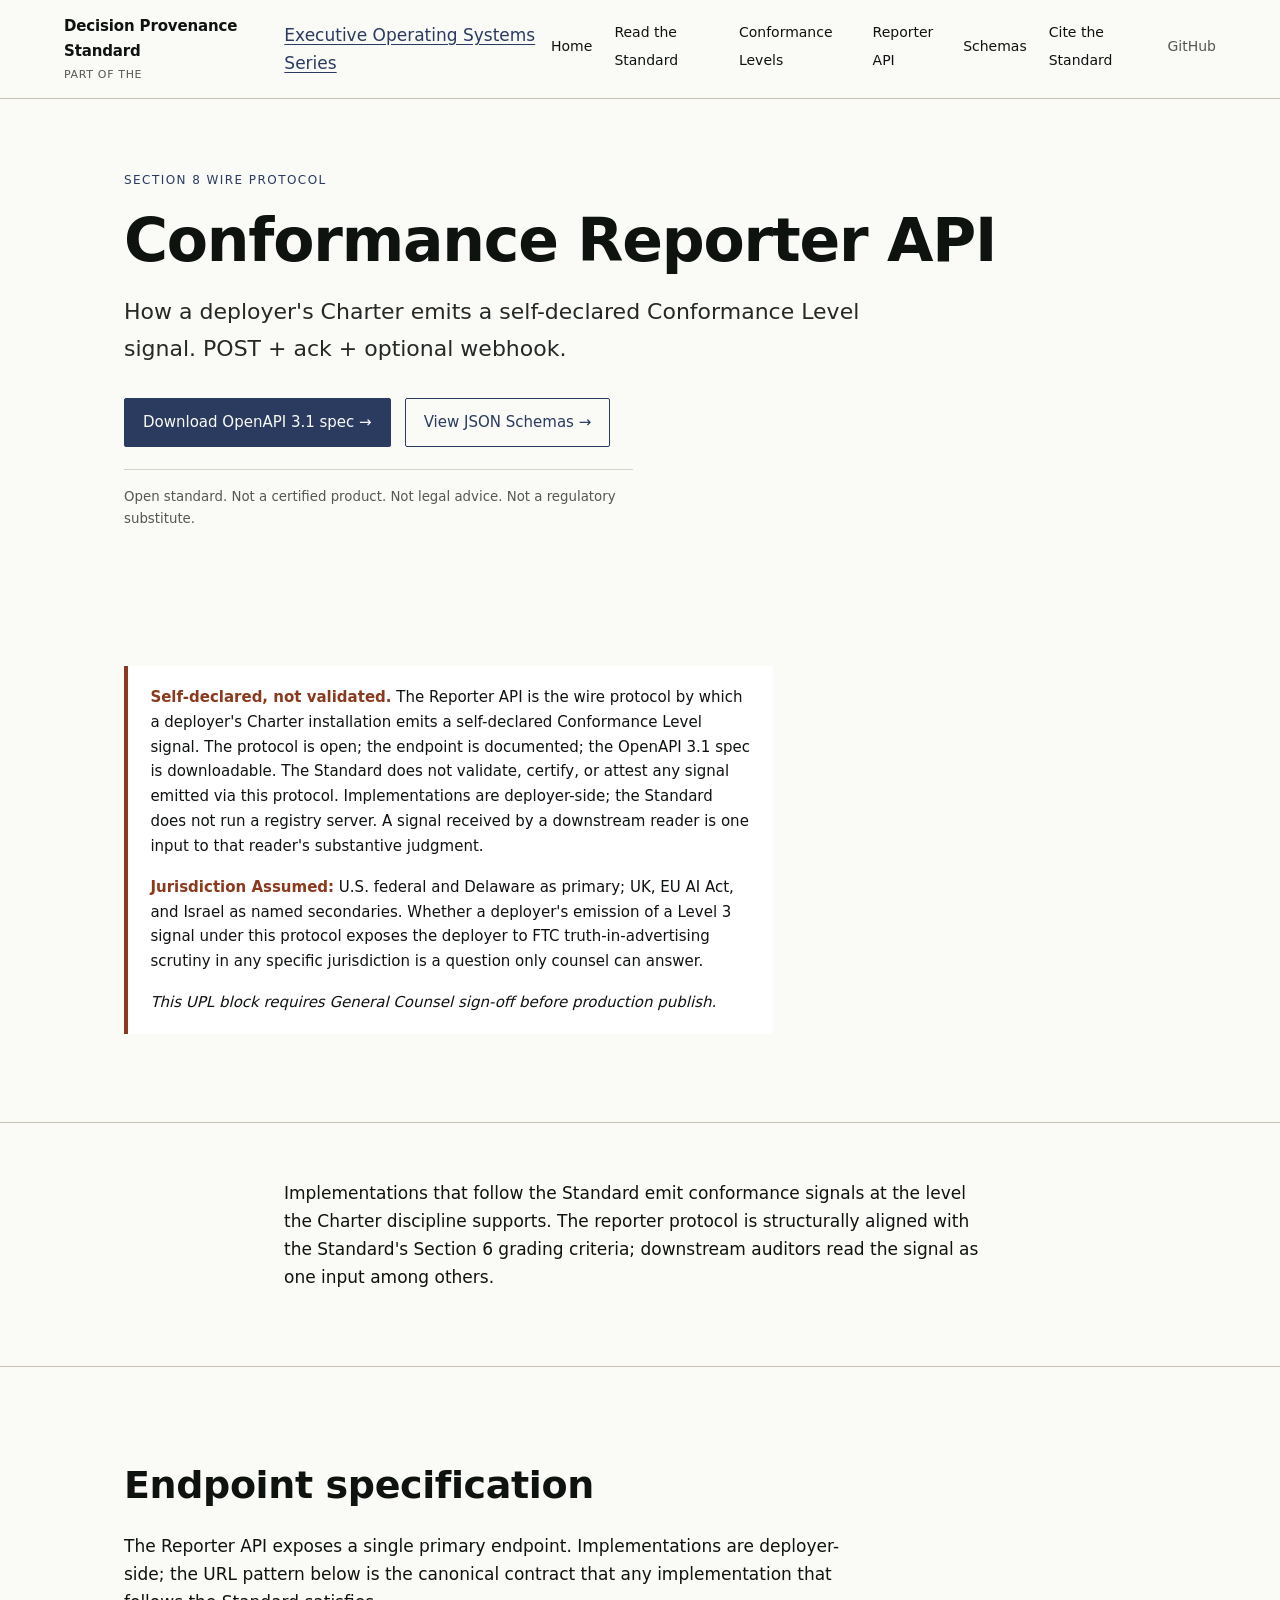
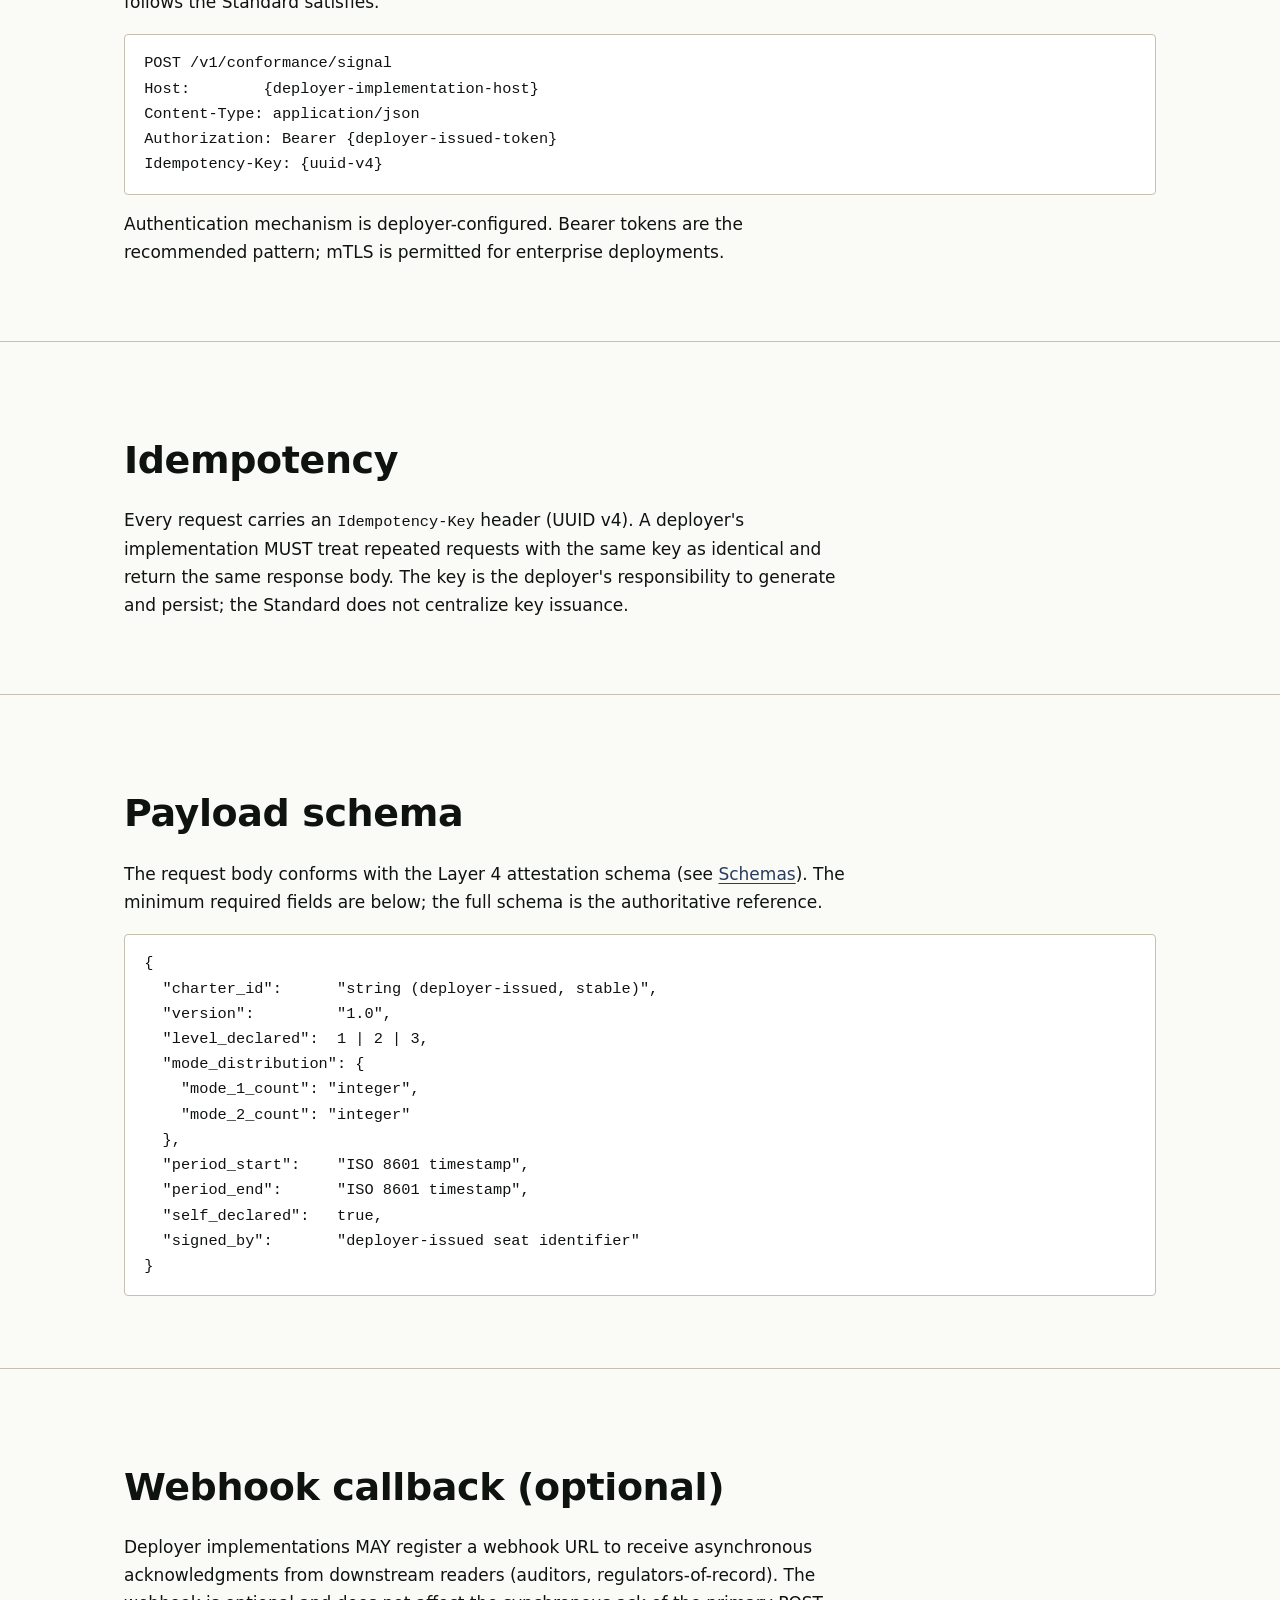
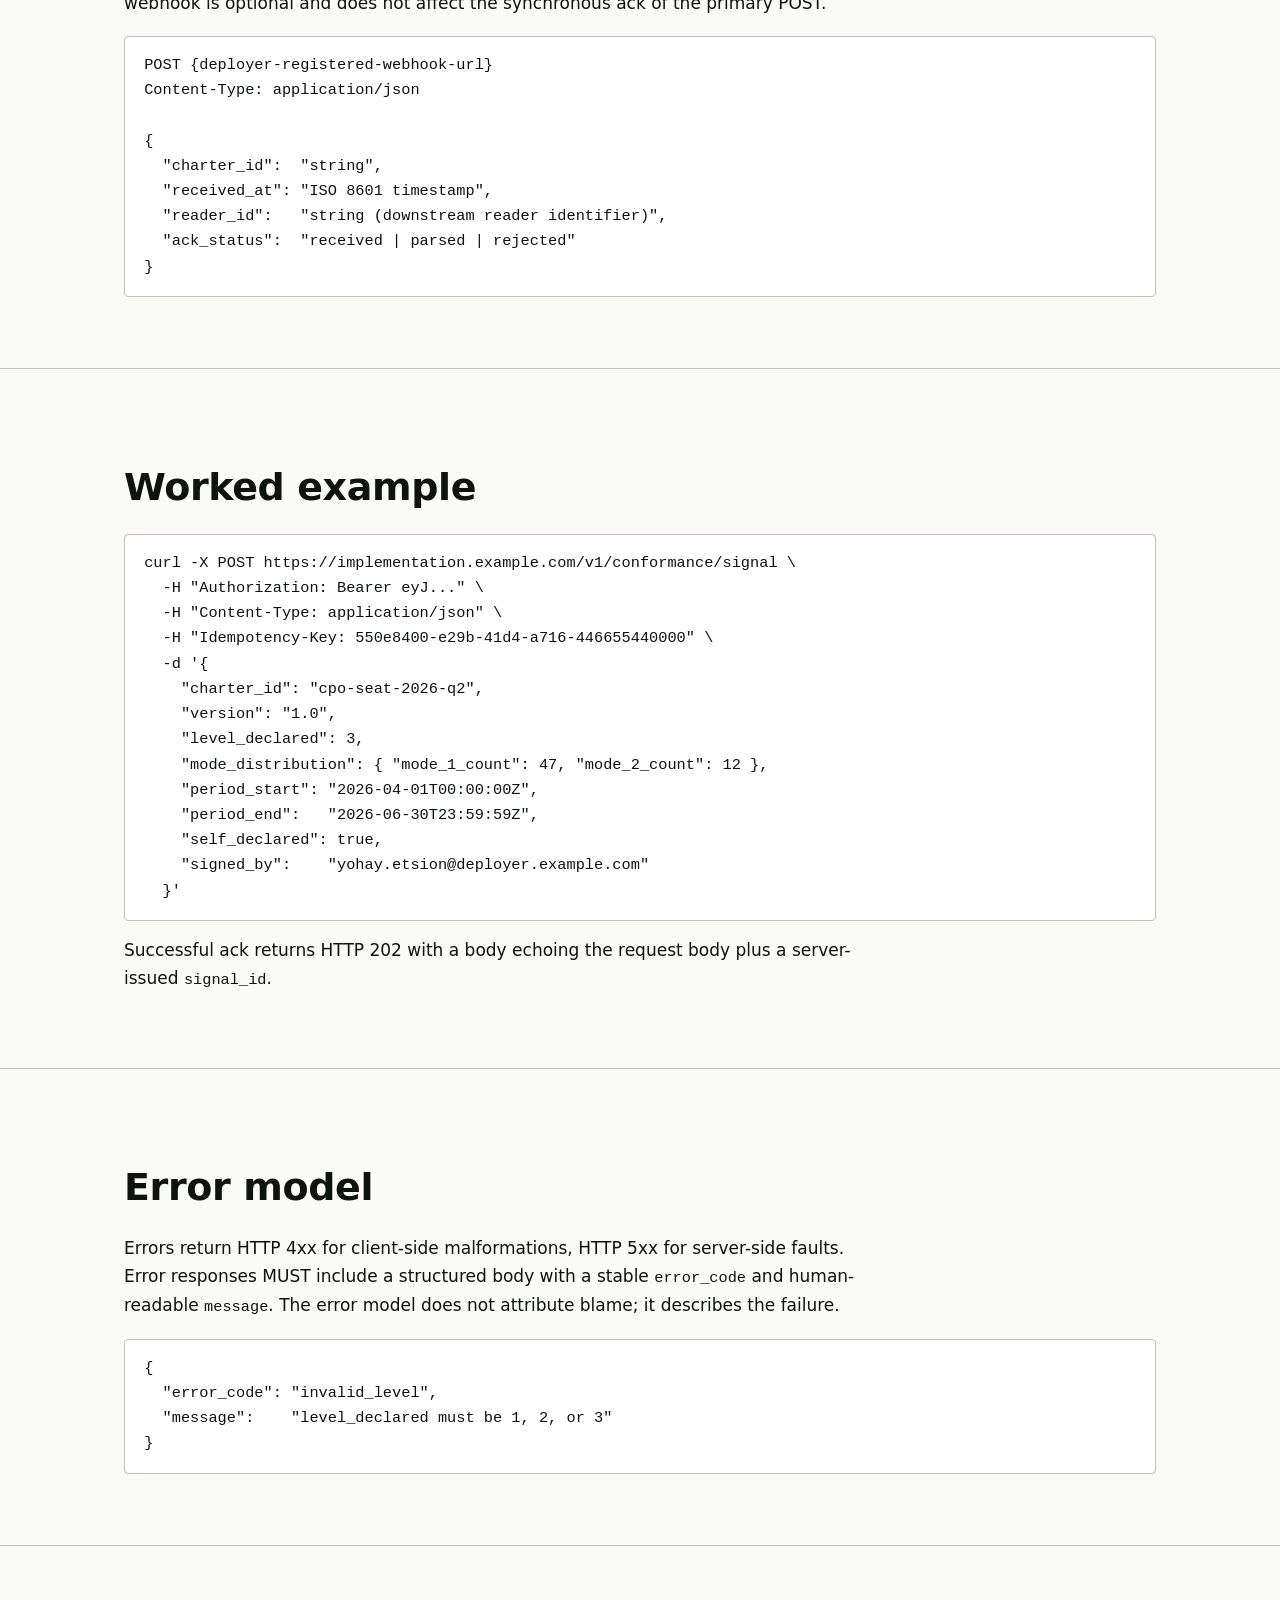
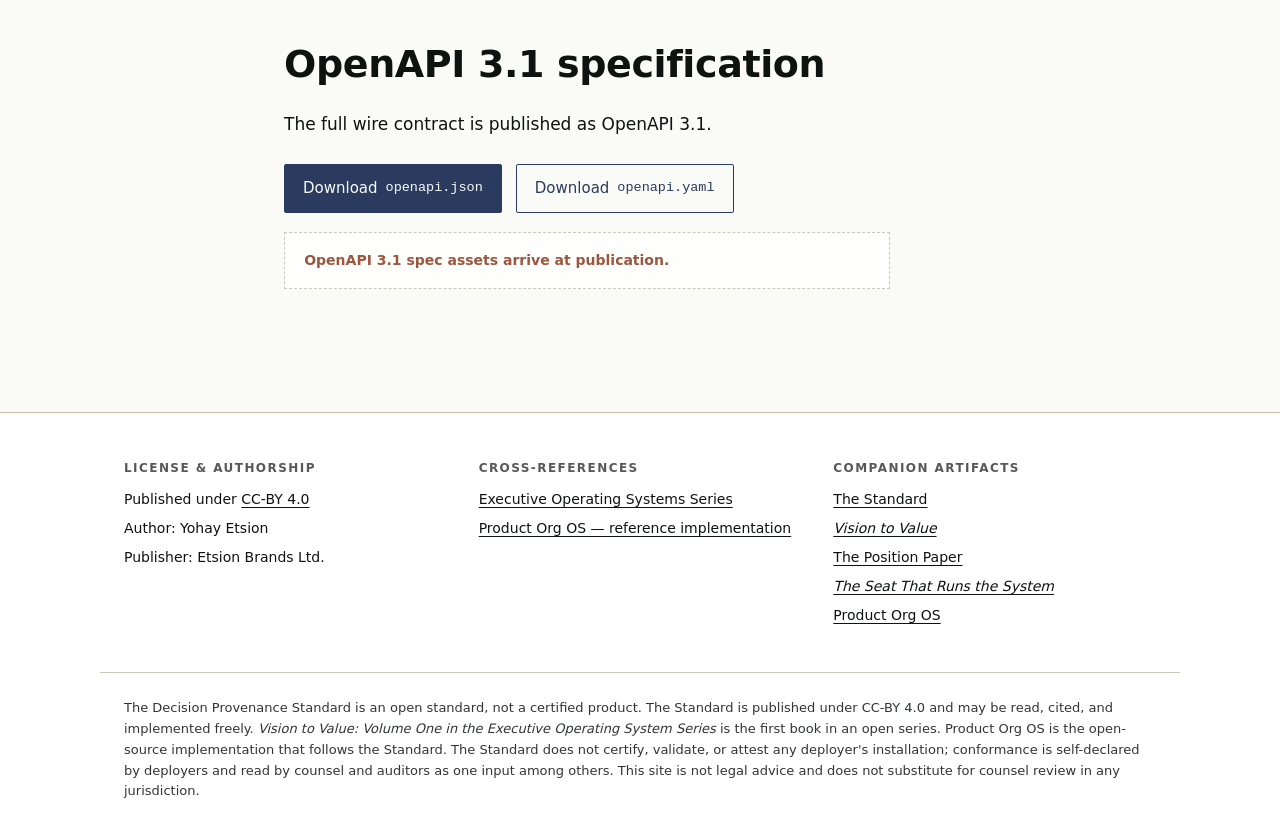
<file: reporter-api.html>
<!doctype html>
<html lang="en">
<head>
<meta charset="utf-8">
<meta name="viewport" content="width=device-width,initial-scale=1">
<title>Reporter API &mdash; Decision Provenance Standard</title>
<meta name="description" content="The Conformance Reporter API. POST + ack + optional webhook. OpenAPI 3.1.">
<link rel="stylesheet" href="css/design-system.css">
</head>
<body data-site="f2" class="no-js">
<script>document.body.classList.remove('no-js');</script>

<nav class="topnav" aria-label="Primary">
  <div class="topnav__inner">
    <a class="topnav__brand" href="./index.html">
      <strong>Decision Provenance Standard</strong>
      <span class="sister-rule">Part of the <a href="https://yohayetsion.github.io/eos-draft/index.html">Executive Operating Systems Series</a></span>
    </a>
    <button class="topnav__toggle" aria-expanded="false" aria-controls="navlist" onclick="document.getElementById('navlist').classList.toggle('is-open');this.setAttribute('aria-expanded',this.getAttribute('aria-expanded')==='true'?'false':'true');">Menu</button>
    <ul class="topnav__list" id="navlist">
      <li><a href="./index.html">Home</a></li>
      <li><a href="./read.html">Read the Standard</a></li>
      <li><a href="./conformance-levels.html">Conformance Levels</a></li>
      <li><a href="./reporter-api.html">Reporter API</a></li>
      <li><a href="./schemas.html">Schemas</a></li>
      <li><a href="./cite.html">Cite the Standard</a></li>
      <li class="gh"><a href="https://github.com/yohayetsion/product-org-os" rel="noopener" target="_blank">GitHub</a></li>
    </ul>
  </div>
</nav>

<header class="hero">
  <div class="container">
    <div class="hero__kicker">Section 8 wire protocol</div>
    <h1>Conformance Reporter API</h1>
    <p class="hero__sub">How a deployer's Charter emits a self-declared Conformance Level signal. POST + ack + optional webhook.</p>
    <div class="hero__cta">
      <a class="btn" href="#openapi">Download OpenAPI 3.1 spec &rarr;</a>
      <a class="btn btn--ghost" href="./schemas.html">View JSON Schemas &rarr;</a>
    </div>
    <p class="hero__adjacency">Open standard. Not a certified product. Not legal advice. Not a regulatory substitute.</p>
  </div>
</header>

<section>
  <div class="container">
    <div class="upl-block">
      <p><strong>Self-declared, not validated.</strong> The Reporter API is the wire protocol by which a deployer's Charter installation emits a self-declared Conformance Level signal. The protocol is open; the endpoint is documented; the OpenAPI 3.1 spec is downloadable. The Standard does not validate, certify, or attest any signal emitted via this protocol. Implementations are deployer-side; the Standard does not run a registry server. A signal received by a downstream reader is one input to that reader's substantive judgment.</p>
      <p><strong>Jurisdiction Assumed:</strong> U.S. federal and Delaware as primary; UK, EU AI Act, and Israel as named secondaries. Whether a deployer's emission of a Level 3 signal under this protocol exposes the deployer to FTC truth-in-advertising scrutiny in any specific jurisdiction is a question only counsel can answer.</p>
      <p><em>This UPL block requires General Counsel sign-off before production publish.</em></p>
    </div>
  </div>
</section>

<section>
  <div class="container container--narrow">
    <p>Implementations that follow the Standard emit conformance signals at the level the Charter discipline supports. The reporter protocol is structurally aligned with the Standard's Section 6 grading criteria; downstream auditors read the signal as one input among others.</p>
  </div>
</section>

<section>
  <div class="container">
    <h2>Endpoint specification</h2>
    <p>The Reporter API exposes a single primary endpoint. Implementations are deployer-side; the URL pattern below is the canonical contract that any implementation that follows the Standard satisfies.</p>
    <pre class="mono">POST /v1/conformance/signal
Host:        {deployer-implementation-host}
Content-Type: application/json
Authorization: Bearer {deployer-issued-token}
Idempotency-Key: {uuid-v4}</pre>
    <p>Authentication mechanism is deployer-configured. Bearer tokens are the recommended pattern; mTLS is permitted for enterprise deployments.</p>
  </div>
</section>

<section>
  <div class="container">
    <h2>Idempotency</h2>
    <p>Every request carries an <span class="mono">Idempotency-Key</span> header (UUID v4). A deployer's implementation MUST treat repeated requests with the same key as identical and return the same response body. The key is the deployer's responsibility to generate and persist; the Standard does not centralize key issuance.</p>
  </div>
</section>

<section>
  <div class="container">
    <h2>Payload schema</h2>
    <p>The request body conforms with the Layer 4 attestation schema (see <a href="./schemas.html">Schemas</a>). The minimum required fields are below; the full schema is the authoritative reference.</p>
    <pre class="mono">{
  "charter_id":      "string (deployer-issued, stable)",
  "version":         "1.0",
  "level_declared":  1 | 2 | 3,
  "mode_distribution": {
    "mode_1_count": "integer",
    "mode_2_count": "integer"
  },
  "period_start":    "ISO 8601 timestamp",
  "period_end":      "ISO 8601 timestamp",
  "self_declared":   true,
  "signed_by":       "deployer-issued seat identifier"
}</pre>
  </div>
</section>

<section>
  <div class="container">
    <h2>Webhook callback (optional)</h2>
    <p>Deployer implementations MAY register a webhook URL to receive asynchronous acknowledgments from downstream readers (auditors, regulators-of-record). The webhook is optional and does not affect the synchronous ack of the primary POST.</p>
    <pre class="mono">POST {deployer-registered-webhook-url}
Content-Type: application/json

{
  "charter_id":  "string",
  "received_at": "ISO 8601 timestamp",
  "reader_id":   "string (downstream reader identifier)",
  "ack_status":  "received | parsed | rejected"
}</pre>
  </div>
</section>

<section>
  <div class="container">
    <h2>Worked example</h2>
    <pre class="mono">curl -X POST https://implementation.example.com/v1/conformance/signal \
  -H "Authorization: Bearer eyJ..." \
  -H "Content-Type: application/json" \
  -H "Idempotency-Key: 550e8400-e29b-41d4-a716-446655440000" \
  -d '{
    "charter_id": "cpo-seat-2026-q2",
    "version": "1.0",
    "level_declared": 3,
    "mode_distribution": { "mode_1_count": 47, "mode_2_count": 12 },
    "period_start": "2026-04-01T00:00:00Z",
    "period_end":   "2026-06-30T23:59:59Z",
    "self_declared": true,
    "signed_by":    "yohay.etsion@deployer.example.com"
  }'</pre>
    <p>Successful ack returns HTTP 202 with a body echoing the request body plus a server-issued <span class="mono">signal_id</span>.</p>
  </div>
</section>

<section>
  <div class="container">
    <h2>Error model</h2>
    <p>Errors return HTTP 4xx for client-side malformations, HTTP 5xx for server-side faults. Error responses MUST include a structured body with a stable <span class="mono">error_code</span> and human-readable <span class="mono">message</span>. The error model does not attribute blame; it describes the failure.</p>
    <pre class="mono">{
  "error_code": "invalid_level",
  "message":    "level_declared must be 1, 2, or 3"
}</pre>
  </div>
</section>

<section id="openapi">
  <div class="container container--narrow">
    <h2>OpenAPI 3.1 specification</h2>
    <p>The full wire contract is published as OpenAPI 3.1.</p>
    <div class="hero__cta">
      <a class="btn" href="#">Download <span class="mono">openapi.json</span></a>
      <a class="btn btn--ghost" href="#">Download <span class="mono">openapi.yaml</span></a>
    </div>
    <p class="placeholder"><strong>OpenAPI 3.1 spec assets arrive at publication.</strong></p>
  </div>
</section>

<footer class="footer">
  <div class="footer__cols">
    <div>
      <h4>License &amp; Authorship</h4>
      <ul>
        <li>Published under <a href="https://creativecommons.org/licenses/by/4.0/" rel="license noopener" target="_blank">CC-BY 4.0</a></li>
        <li>Author: Yohay Etsion</li>
        <li>Publisher: Etsion Brands Ltd.</li>
      </ul>
    </div>
    <div>
      <h4>Cross-References</h4>
      <ul>
        <li><a href="https://yohayetsion.github.io/eos-draft/index.html">Executive Operating Systems Series</a></li>
        <li><a href="https://yohayetsion.github.io/eos-draft/the-os.html">Product Org OS &mdash; reference implementation</a></li>
      </ul>
    </div>
    <div>
      <h4>Companion Artifacts</h4>
      <ul>
        <li><a href="./read.html">The Standard</a></li>
        <li><a href="https://yohayetsion.github.io/eos-draft/volume-one.html"><em class="title">Vision to Value</em></a></li>
        <li><a href="https://yohayetsion.github.io/eos-draft/position-paper.html">The Position Paper</a></li>
        <li><a href="https://yohayetsion.github.io/eos-draft/manifesto.html"><em class="title">The Seat That Runs the System</em></a></li>
        <li><a href="https://yohayetsion.github.io/eos-draft/the-os.html">Product Org OS</a></li>
      </ul>
    </div>
  </div>
  <p class="footer__boilerplate">
    The Decision Provenance Standard is an open standard, not a certified product. The Standard is published under CC-BY 4.0 and may be read, cited, and implemented freely. <em class="title">Vision to Value: Volume One in the Executive Operating System Series</em> is the first book in an open series. Product Org OS is the open-source implementation that follows the Standard. The Standard does not certify, validate, or attest any deployer's installation; conformance is self-declared by deployers and read by counsel and auditors as one input among others. This site is not legal advice and does not substitute for counsel review in any jurisdiction.
  </p>
</footer>

</body>
</html>
</file>
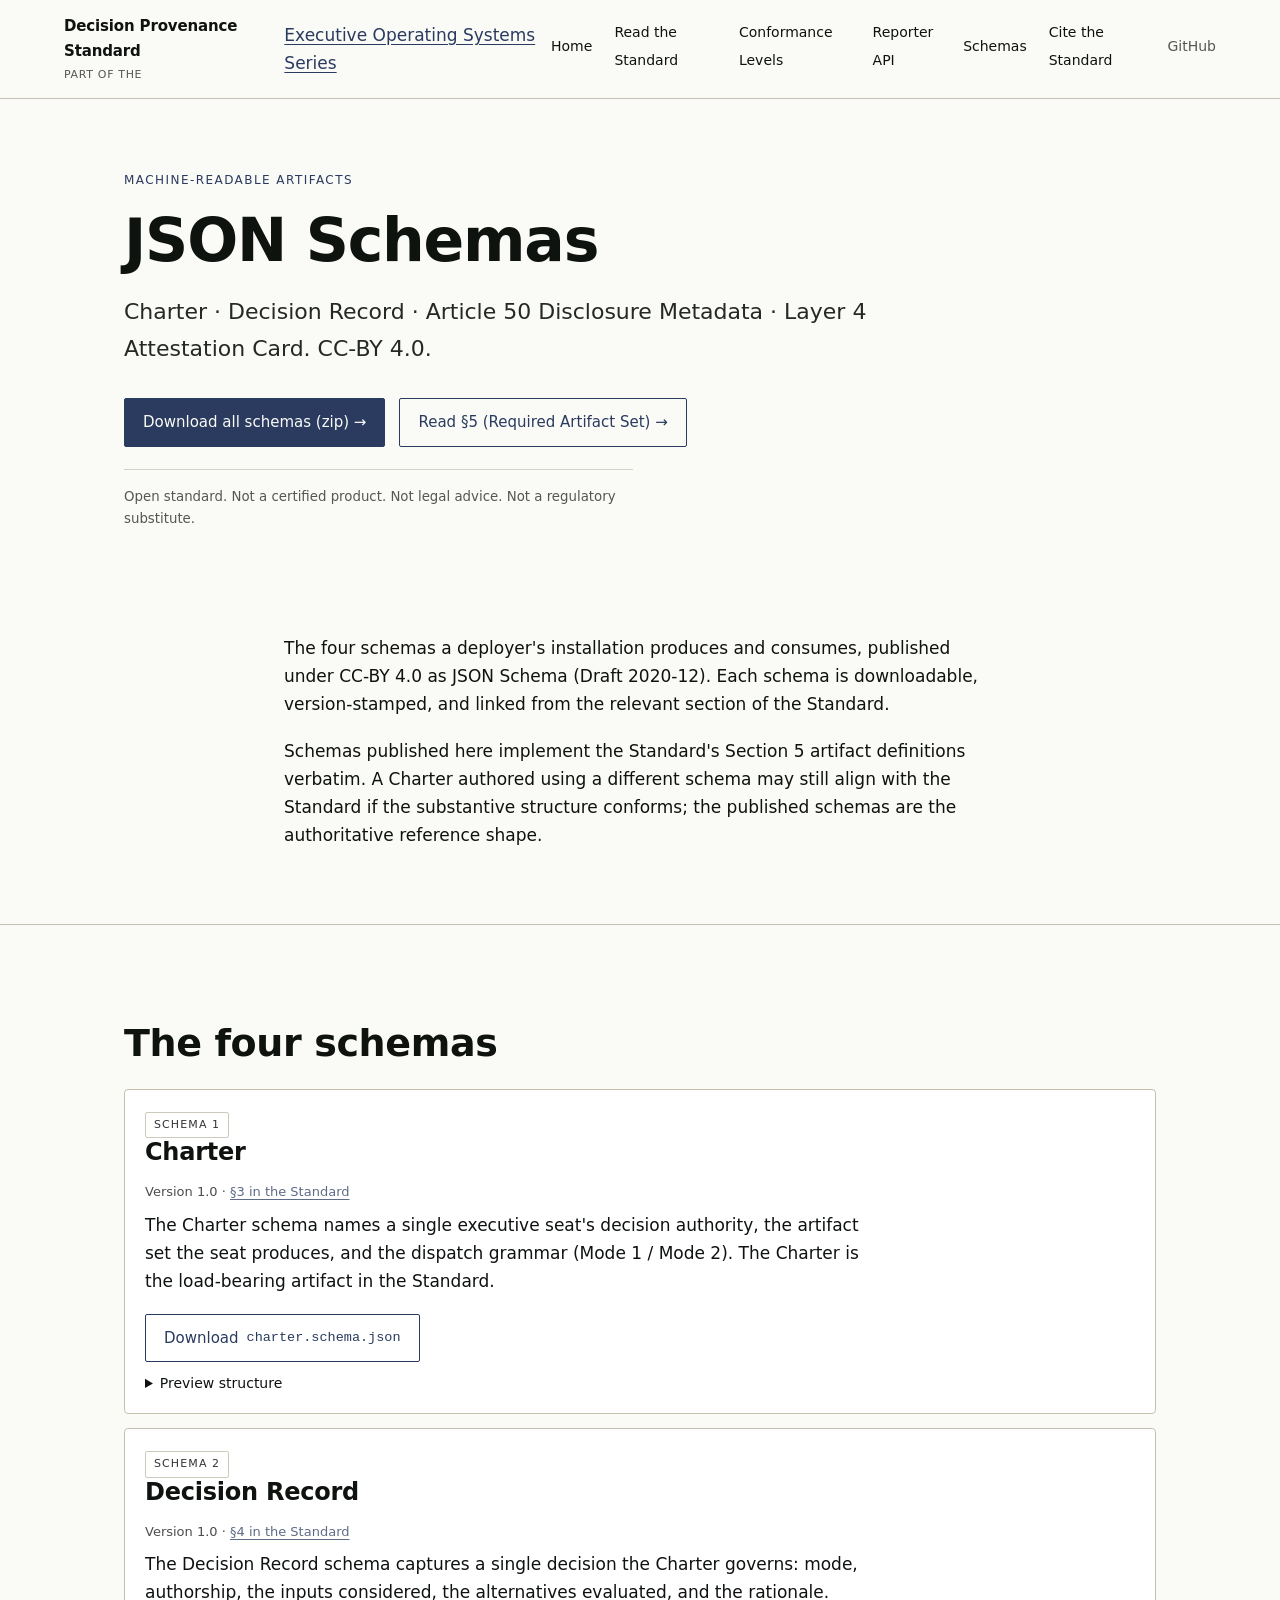
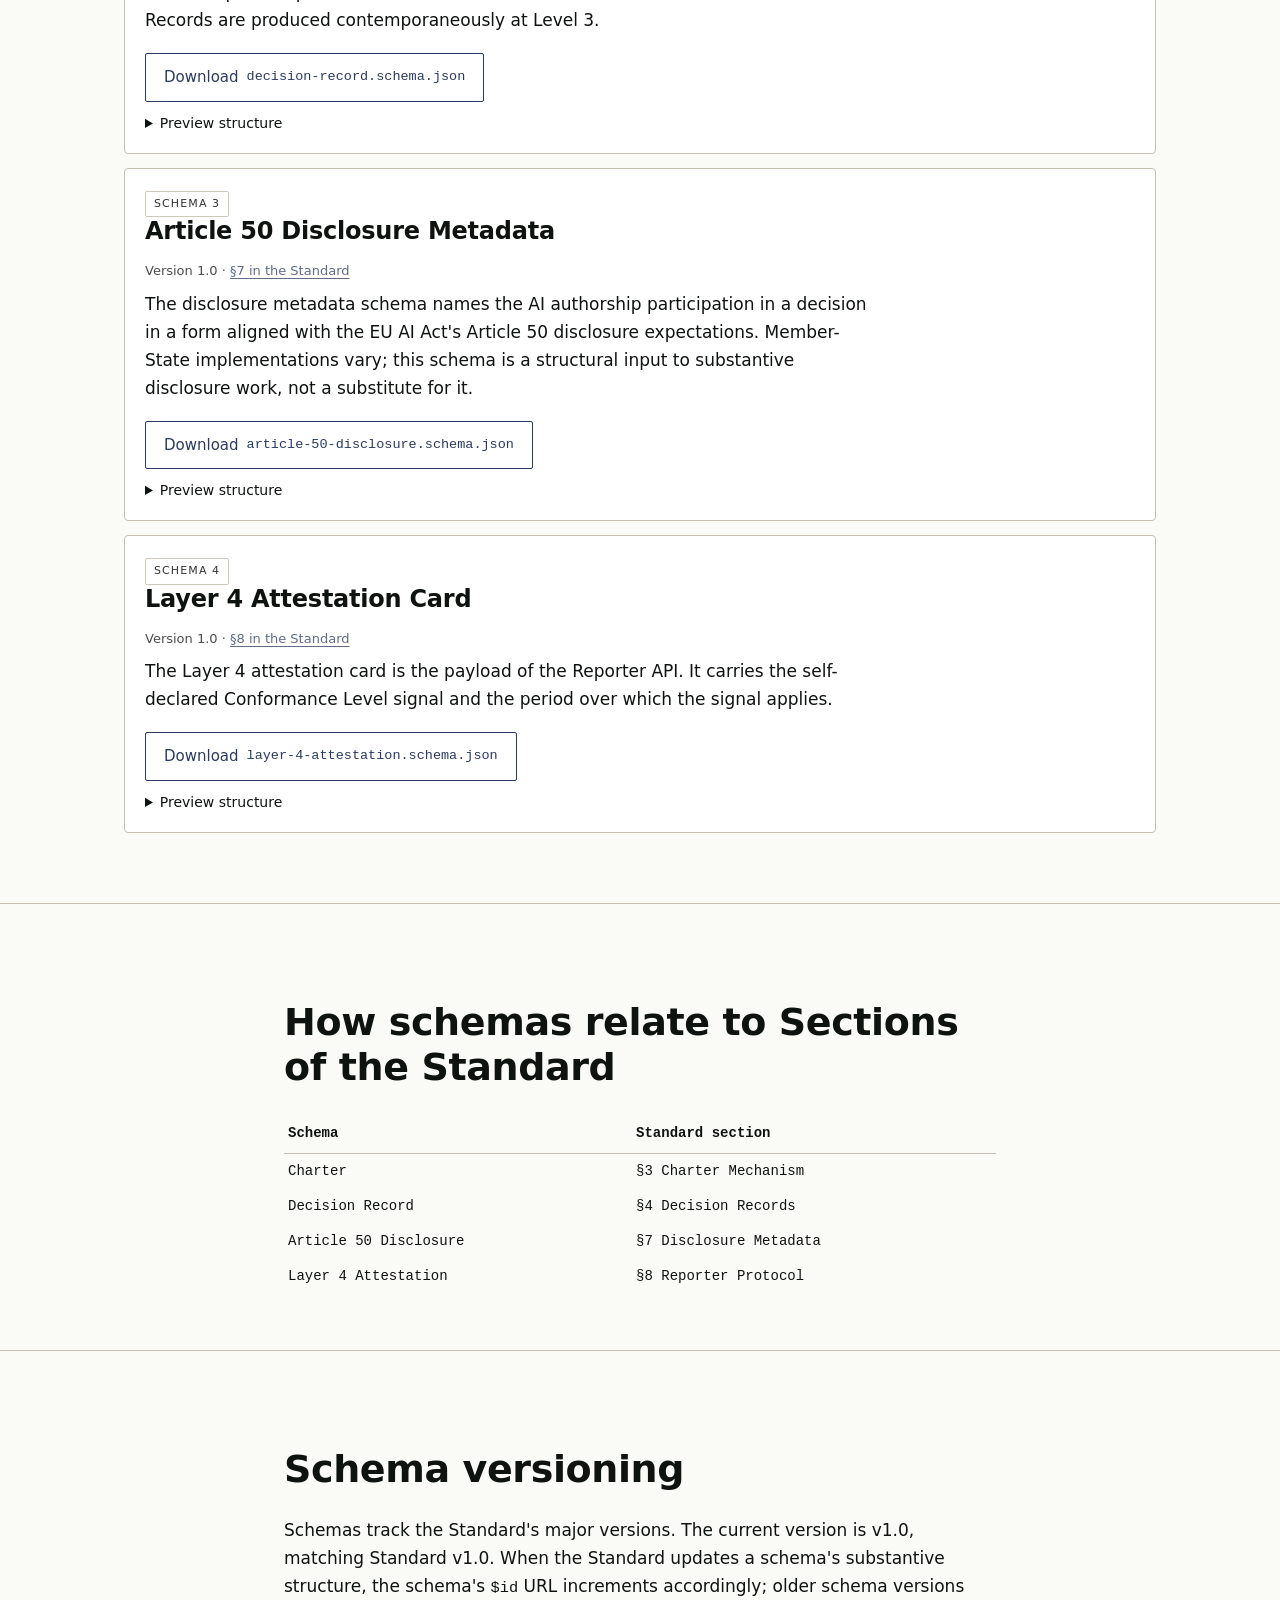
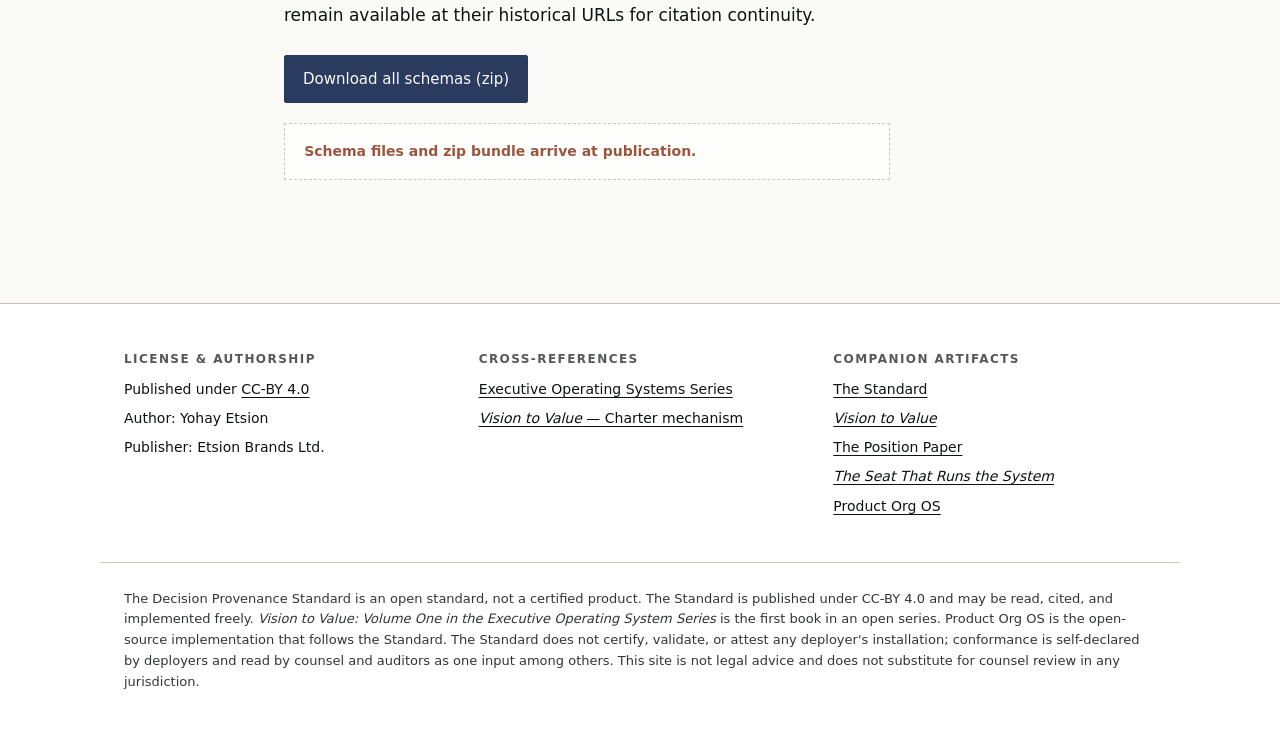
<file: schemas.html>
<!doctype html>
<html lang="en">
<head>
<meta charset="utf-8">
<meta name="viewport" content="width=device-width,initial-scale=1">
<title>Schemas &mdash; Decision Provenance Standard</title>
<meta name="description" content="JSON Schemas for Charter, Decision Record, Article 50 Disclosure Metadata, and Layer 4 Attestation Card.">
<link rel="stylesheet" href="css/design-system.css">
</head>
<body data-site="f2" class="no-js">
<script>document.body.classList.remove('no-js');</script>

<nav class="topnav" aria-label="Primary">
  <div class="topnav__inner">
    <a class="topnav__brand" href="./index.html">
      <strong>Decision Provenance Standard</strong>
      <span class="sister-rule">Part of the <a href="https://yohayetsion.github.io/eos-draft/index.html">Executive Operating Systems Series</a></span>
    </a>
    <button class="topnav__toggle" aria-expanded="false" aria-controls="navlist" onclick="document.getElementById('navlist').classList.toggle('is-open');this.setAttribute('aria-expanded',this.getAttribute('aria-expanded')==='true'?'false':'true');">Menu</button>
    <ul class="topnav__list" id="navlist">
      <li><a href="./index.html">Home</a></li>
      <li><a href="./read.html">Read the Standard</a></li>
      <li><a href="./conformance-levels.html">Conformance Levels</a></li>
      <li><a href="./reporter-api.html">Reporter API</a></li>
      <li><a href="./schemas.html">Schemas</a></li>
      <li><a href="./cite.html">Cite the Standard</a></li>
      <li class="gh"><a href="https://github.com/yohayetsion/product-org-os" rel="noopener" target="_blank">GitHub</a></li>
    </ul>
  </div>
</nav>

<header class="hero">
  <div class="container">
    <div class="hero__kicker">Machine-readable artifacts</div>
    <h1>JSON Schemas</h1>
    <p class="hero__sub">Charter &middot; Decision Record &middot; Article 50 Disclosure Metadata &middot; Layer 4 Attestation Card. CC-BY 4.0.</p>
    <div class="hero__cta">
      <a class="btn" href="#download-all">Download all schemas (zip) &rarr;</a>
      <a class="btn btn--ghost" href="./read.html#section-5">Read &sect;5 (Required Artifact Set) &rarr;</a>
    </div>
    <p class="hero__adjacency">Open standard. Not a certified product. Not legal advice. Not a regulatory substitute.</p>
  </div>
</header>

<section>
  <div class="container container--narrow">
    <p>The four schemas a deployer's installation produces and consumes, published under CC-BY 4.0 as JSON Schema (Draft 2020-12). Each schema is downloadable, version-stamped, and linked from the relevant section of the Standard.</p>
    <p>Schemas published here implement the Standard's Section 5 artifact definitions verbatim. A Charter authored using a different schema may still align with the Standard if the substantive structure conforms; the published schemas are the authoritative reference shape.</p>
  </div>
</section>

<section>
  <div class="container">
    <h2>The four schemas</h2>

    <div class="schema-card">
      <span class="tag">Schema 1</span>
      <h3>Charter</h3>
      <div class="meta">Version 1.0 &middot; <a href="./read.html#section-3">&sect;3 in the Standard</a></div>
      <p>The Charter schema names a single executive seat's decision authority, the artifact set the seat produces, and the dispatch grammar (Mode 1 / Mode 2). The Charter is the load-bearing artifact in the Standard.</p>
      <a class="btn btn--ghost" href="#">Download <span class="mono">charter.schema.json</span></a>
      <details>
        <summary>Preview structure</summary>
        <pre class="mono">{
  "$schema": "https://json-schema.org/draft/2020-12/schema",
  "$id": "https://decisionprovenance.ai/schemas/charter/v1.0",
  "type": "object",
  "required": ["charter_id", "seat", "decision_authority", "artifact_set", "dispatch_grammar"],
  "properties": { "...": "..." }
}</pre>
      </details>
    </div>

    <div class="schema-card">
      <span class="tag">Schema 2</span>
      <h3>Decision Record</h3>
      <div class="meta">Version 1.0 &middot; <a href="./read.html#section-4">&sect;4 in the Standard</a></div>
      <p>The Decision Record schema captures a single decision the Charter governs: mode, authorship, the inputs considered, the alternatives evaluated, and the rationale. Records are produced contemporaneously at Level 3.</p>
      <a class="btn btn--ghost" href="#">Download <span class="mono">decision-record.schema.json</span></a>
      <details>
        <summary>Preview structure</summary>
        <pre class="mono">{
  "$schema": "https://json-schema.org/draft/2020-12/schema",
  "$id": "https://decisionprovenance.ai/schemas/decision-record/v1.0",
  "type": "object",
  "required": ["record_id", "charter_id", "mode", "authored_by", "decided_at", "rationale"],
  "properties": { "...": "..." }
}</pre>
      </details>
    </div>

    <div class="schema-card">
      <span class="tag">Schema 3</span>
      <h3>Article 50 Disclosure Metadata</h3>
      <div class="meta">Version 1.0 &middot; <a href="./read.html#section-7">&sect;7 in the Standard</a></div>
      <p>The disclosure metadata schema names the AI authorship participation in a decision in a form aligned with the EU AI Act's Article 50 disclosure expectations. Member-State implementations vary; this schema is a structural input to substantive disclosure work, not a substitute for it.</p>
      <a class="btn btn--ghost" href="#">Download <span class="mono">article-50-disclosure.schema.json</span></a>
      <details>
        <summary>Preview structure</summary>
        <pre class="mono">{
  "$schema": "https://json-schema.org/draft/2020-12/schema",
  "$id": "https://decisionprovenance.ai/schemas/article-50-disclosure/v1.0",
  "type": "object",
  "required": ["disclosure_id", "decision_record_ref", "ai_participation"],
  "properties": { "...": "..." }
}</pre>
      </details>
    </div>

    <div class="schema-card">
      <span class="tag">Schema 4</span>
      <h3>Layer 4 Attestation Card</h3>
      <div class="meta">Version 1.0 &middot; <a href="./read.html#section-8">&sect;8 in the Standard</a></div>
      <p>The Layer 4 attestation card is the payload of the Reporter API. It carries the self-declared Conformance Level signal and the period over which the signal applies.</p>
      <a class="btn btn--ghost" href="#">Download <span class="mono">layer-4-attestation.schema.json</span></a>
      <details>
        <summary>Preview structure</summary>
        <pre class="mono">{
  "$schema": "https://json-schema.org/draft/2020-12/schema",
  "$id": "https://decisionprovenance.ai/schemas/layer-4-attestation/v1.0",
  "type": "object",
  "required": ["charter_id", "level_declared", "self_declared", "period_start", "period_end"],
  "properties": { "...": "..." }
}</pre>
      </details>
    </div>
  </div>
</section>

<section>
  <div class="container container--narrow">
    <h2>How schemas relate to Sections of the Standard</h2>
    <table class="mono" style="width:100%;border-collapse:collapse;font-size:14px">
      <thead><tr style="border-bottom:1px solid var(--muted)"><th style="text-align:left;padding:8px 4px">Schema</th><th style="text-align:left;padding:8px 4px">Standard section</th></tr></thead>
      <tbody>
        <tr><td style="padding:6px 4px">Charter</td><td style="padding:6px 4px">&sect;3 Charter Mechanism</td></tr>
        <tr><td style="padding:6px 4px">Decision Record</td><td style="padding:6px 4px">&sect;4 Decision Records</td></tr>
        <tr><td style="padding:6px 4px">Article 50 Disclosure</td><td style="padding:6px 4px">&sect;7 Disclosure Metadata</td></tr>
        <tr><td style="padding:6px 4px">Layer 4 Attestation</td><td style="padding:6px 4px">&sect;8 Reporter Protocol</td></tr>
      </tbody>
    </table>
  </div>
</section>

<section id="download-all">
  <div class="container container--narrow">
    <h2>Schema versioning</h2>
    <p>Schemas track the Standard's major versions. The current version is v1.0, matching Standard v1.0. When the Standard updates a schema's substantive structure, the schema's <span class="mono">$id</span> URL increments accordingly; older schema versions remain available at their historical URLs for citation continuity.</p>
    <div class="hero__cta">
      <a class="btn" href="#">Download all schemas (zip)</a>
    </div>
    <p class="placeholder"><strong>Schema files and zip bundle arrive at publication.</strong></p>
  </div>
</section>

<footer class="footer">
  <div class="footer__cols">
    <div>
      <h4>License &amp; Authorship</h4>
      <ul>
        <li>Published under <a href="https://creativecommons.org/licenses/by/4.0/" rel="license noopener" target="_blank">CC-BY 4.0</a></li>
        <li>Author: Yohay Etsion</li>
        <li>Publisher: Etsion Brands Ltd.</li>
      </ul>
    </div>
    <div>
      <h4>Cross-References</h4>
      <ul>
        <li><a href="https://yohayetsion.github.io/eos-draft/index.html">Executive Operating Systems Series</a></li>
        <li><a href="https://yohayetsion.github.io/eos-draft/volume-one.html"><em class="title">Vision to Value</em> &mdash; Charter mechanism</a></li>
      </ul>
    </div>
    <div>
      <h4>Companion Artifacts</h4>
      <ul>
        <li><a href="./read.html">The Standard</a></li>
        <li><a href="https://yohayetsion.github.io/eos-draft/volume-one.html"><em class="title">Vision to Value</em></a></li>
        <li><a href="https://yohayetsion.github.io/eos-draft/position-paper.html">The Position Paper</a></li>
        <li><a href="https://yohayetsion.github.io/eos-draft/manifesto.html"><em class="title">The Seat That Runs the System</em></a></li>
        <li><a href="https://yohayetsion.github.io/eos-draft/the-os.html">Product Org OS</a></li>
      </ul>
    </div>
  </div>
  <p class="footer__boilerplate">
    The Decision Provenance Standard is an open standard, not a certified product. The Standard is published under CC-BY 4.0 and may be read, cited, and implemented freely. <em class="title">Vision to Value: Volume One in the Executive Operating System Series</em> is the first book in an open series. Product Org OS is the open-source implementation that follows the Standard. The Standard does not certify, validate, or attest any deployer's installation; conformance is self-declared by deployers and read by counsel and auditors as one input among others. This site is not legal advice and does not substitute for counsel review in any jurisdiction.
  </p>
</footer>

</body>
</html>
</file>
<file: css/design-system.css>
/* =========================================================================
   Executive Operating Systems Series + Decision Provenance Standard
   Shared Design System — F.1 (Series hub) + F.2 (Standard hub)
   Version: v1 draft (2026-04-30)
   Owner: Frontend Dev / Design Director
   Locked spec: F.1-F.2-page-copy-framework-2026-04-30.md §1
   ========================================================================= */

/* ----- 1. Reset + base ---------------------------------------------------- */
*, *::before, *::after { box-sizing: border-box; }
html { -webkit-text-size-adjust: 100%; scroll-behavior: smooth; }
body {
  margin: 0;
  font-family: "Inter", "Helvetica Neue", system-ui, -apple-system, sans-serif;
  font-size: 17px;
  line-height: 1.65;
  color: var(--ink);
  background: var(--bg);
  -webkit-font-smoothing: antialiased;
  -moz-osx-font-smoothing: grayscale;
}
img { max-width: 100%; height: auto; display: block; }
a { color: var(--accent); text-decoration: underline; text-underline-offset: 3px; }
a:hover { text-decoration-thickness: 2px; }
hr { border: 0; border-top: 1px solid var(--muted); margin: 2.5rem 0; }

/* ----- 2. Tokens ---------------------------------------------------------- */
:root {
  --bg: #FAFAF7;
  --ink: #0F1310;
  --muted: #C5C0B0;
  --warning: #8B3A1E;
  --accent: #1F4D3A;       /* F.1 default — slate green */
  --accent-soft: #1F4D3A14; /* 8% */
  --max-measure: 68ch;
}
body[data-site="f2"] {
  --accent: #2A3B5F;       /* F.2 — slate blue */
  --accent-soft: #2A3B5F14;
}

/* ----- 3. Typography ------------------------------------------------------ */
h1, h2, h3, h4 { font-weight: 600; letter-spacing: -0.01em; line-height: 1.2; margin: 0 0 0.6em; }
h1 { font-size: clamp(36px, 5vw, 60px); letter-spacing: -0.02em; }
h2 { font-size: clamp(28px, 3.4vw, 38px); margin-top: 2.5rem; }
h3 { font-size: clamp(20px, 2vw, 24px); margin-top: 1.8rem; }
p  { max-width: var(--max-measure); margin: 0 0 1.1em; }
small { font-size: 0.85em; }
code, pre, .mono {
  font-family: "JetBrains Mono", "IBM Plex Mono", ui-monospace, SFMono-Regular, monospace;
  font-size: 0.9em;
}
pre {
  background: #FFFFFF;
  border: 1px solid var(--muted);
  padding: 1rem 1.2rem;
  overflow-x: auto;
  border-radius: 4px;
}
em.title { font-style: italic; }

/* ----- 4. Layout ---------------------------------------------------------- */
.container { width: 100%; max-width: 1080px; margin: 0 auto; padding: 0 24px; }
.container--narrow { max-width: 760px; }
section { padding: 3.5rem 0; border-bottom: 1px solid var(--muted); }
section:last-of-type { border-bottom: 0; }

/* ----- 5. Top nav --------------------------------------------------------- */
.topnav {
  position: sticky; top: 0; z-index: 50;
  background: var(--bg);
  border-bottom: 1px solid var(--muted);
}
.topnav__inner {
  display: flex; align-items: center; justify-content: space-between;
  padding: 14px 24px; max-width: 1200px; margin: 0 auto;
}
.topnav__brand {
  display: flex; flex-direction: column; gap: 2px;
  text-decoration: none; color: var(--ink);
}
.topnav__brand strong { font-size: 15px; letter-spacing: -0.01em; }
.topnav__brand .sister-rule {
  font-size: 11px; color: var(--ink); opacity: 0.7;
  text-transform: uppercase; letter-spacing: 0.06em;
}
.topnav__brand .sister-rule a { color: inherit; text-decoration: none; border-bottom: 1px dotted var(--muted); }
.topnav__list { display: flex; gap: 22px; align-items: center; list-style: none; margin: 0; padding: 0; }
.topnav__list a { color: var(--ink); text-decoration: none; font-size: 14px; }
.topnav__list a:hover { color: var(--accent); }
.topnav__list .gh { font-size: 12px; opacity: 0.7; }
.topnav__toggle { display: none; background: none; border: 1px solid var(--muted); padding: 6px 10px; font: inherit; cursor: pointer; }
@media (max-width: 768px) {
  .topnav__list { display: none; flex-direction: column; gap: 14px; padding: 14px 24px; background: var(--bg); border-top: 1px solid var(--muted); width: 100%; }
  .topnav__list.is-open { display: flex; }
  .topnav__toggle { display: block; }
  .topnav__inner { flex-wrap: wrap; }
}

/* ----- 6. Hero ------------------------------------------------------------ */
.hero { padding: 4.5rem 0 3rem; }
.hero__kicker { font-size: 12px; letter-spacing: 0.12em; text-transform: uppercase; color: var(--accent); margin-bottom: 14px; }
.hero h1 { margin-bottom: 18px; }
.hero__sub { font-size: clamp(18px, 2vw, 22px); max-width: 56ch; color: var(--ink); opacity: 0.9; margin-bottom: 1.4em; }
.hero__adjacency {
  font-size: 10pt;
  color: var(--ink);
  opacity: 0.7;
  margin: 1.4rem 0 0;
  padding-top: 1rem;
  border-top: 1px solid var(--muted);
  max-width: 60ch;
}
.hero__cta { display: flex; flex-wrap: wrap; gap: 14px; margin-top: 1.6rem; }

/* ----- 7. Buttons --------------------------------------------------------- */
.btn {
  display: inline-flex; align-items: center; gap: 8px;
  padding: 11px 18px;
  font-size: 15px; font-weight: 500;
  text-decoration: none;
  border-radius: 2px;
  border: 1px solid var(--accent);
  background: var(--accent);
  color: var(--bg);
}
.btn:hover { filter: brightness(1.1); }
.btn--ghost { background: transparent; color: var(--accent); }
.btn--ghost:hover { background: var(--accent-soft); }

/* ----- 8. Cards / grids --------------------------------------------------- */
.card-grid { display: grid; grid-template-columns: repeat(auto-fit, minmax(260px, 1fr)); gap: 18px; }
.card {
  border: 1px solid var(--muted);
  background: #FFFFFF;
  padding: 22px 22px 24px;
  border-radius: 4px;
  display: flex; flex-direction: column; gap: 8px;
}
.card h3 { margin-top: 0; }
.card p { margin: 0; font-size: 15px; opacity: 0.9; }
.card a { font-size: 14px; margin-top: auto; padding-top: 8px; }

/* ----- 9. UPL block (page-specific, F.2 GC sign-off surfaces) ------------- */
.upl-block {
  border-left: 4px solid var(--warning);
  background: #FFFFFF;
  padding: 1.2rem 1.4rem;
  margin: 2rem 0;
  font-size: 15px;
  max-width: var(--max-measure);
}
.upl-block strong { color: var(--warning); }
.upl-block p:last-child { margin-bottom: 0; }

/* ----- 10. Two-column block ---------------------------------------------- */
.cols2 { display: grid; grid-template-columns: 1fr 1fr; gap: 32px; }
@media (max-width: 768px) { .cols2 { grid-template-columns: 1fr; } }

/* ----- 11. TOC sidebar (F.2 /read) --------------------------------------- */
.with-toc { display: grid; grid-template-columns: 240px 1fr; gap: 48px; align-items: start; }
.toc { position: sticky; top: 80px; font-size: 14px; max-height: calc(100vh - 100px); overflow-y: auto; }
.toc h4 { font-size: 12px; letter-spacing: 0.12em; text-transform: uppercase; opacity: 0.7; margin-bottom: 10px; }
.toc ul { list-style: none; padding: 0; margin: 0; }
.toc li { margin-bottom: 6px; }
.toc a { color: var(--ink); text-decoration: none; opacity: 0.85; }
.toc a:hover { color: var(--accent); }
@media (max-width: 1024px) {
  .with-toc { grid-template-columns: 1fr; }
  .toc { position: static; max-height: none; border-bottom: 1px solid var(--muted); padding-bottom: 1rem; margin-bottom: 1.5rem; }
}

/* ----- 12. Schema / API blocks ------------------------------------------- */
.schema-card { border: 1px solid var(--muted); background: #FFFFFF; padding: 18px 20px; margin-bottom: 14px; border-radius: 4px; }
.schema-card h3 { margin-top: 0; }
.schema-card .meta { font-size: 13px; opacity: 0.75; margin-bottom: 8px; }
.schema-card details { margin-top: 10px; }
.schema-card summary { cursor: pointer; font-size: 14px; }

/* ----- 13. Citation block ------------------------------------------------ */
.cite-block {
  background: #FFFFFF;
  border: 1px solid var(--muted);
  padding: 1.1rem 1.3rem;
  border-radius: 4px;
  margin: 1rem 0;
}
.cite-block h4 { margin-top: 0; font-size: 14px; letter-spacing: 0.06em; text-transform: uppercase; opacity: 0.7; }
.cite-block pre { background: #FAFAF7; }

/* ----- 14. Footer -------------------------------------------------------- */
.footer { background: #FFFFFF; border-top: 1px solid var(--muted); padding: 3rem 0 2.4rem; margin-top: 3rem; }
.footer__cols { display: grid; grid-template-columns: repeat(3, 1fr); gap: 32px; max-width: 1080px; margin: 0 auto; padding: 0 24px; }
.footer__cols h4 { font-size: 12px; letter-spacing: 0.12em; text-transform: uppercase; opacity: 0.7; margin-bottom: 12px; }
.footer__cols ul { list-style: none; padding: 0; margin: 0; }
.footer__cols li { margin-bottom: 6px; font-size: 14px; }
.footer__cols a { color: var(--ink); }
.footer__boilerplate {
  max-width: 1080px;
  margin: 2.4rem auto 0;
  padding: 1.6rem 24px 0;
  border-top: 1px solid var(--muted);
  font-size: 13px;
  opacity: 0.85;
  line-height: 1.6;
}
@media (max-width: 768px) { .footer__cols { grid-template-columns: 1fr; } }

/* ----- 15. Misc ---------------------------------------------------------- */
.tag { display: inline-block; font-size: 11px; letter-spacing: 0.1em; text-transform: uppercase; padding: 3px 8px; border: 1px solid var(--muted); border-radius: 2px; opacity: 0.85; }
.placeholder {
  border: 1px dashed var(--muted);
  background: #FFFFFF;
  padding: 1rem 1.2rem;
  margin: 1.2rem 0;
  font-size: 14px;
  opacity: 0.85;
}
.placeholder strong { color: var(--warning); }
ul, ol { padding-left: 1.4em; }
li { margin-bottom: 0.4em; }

/* ----- 16. Mobile nav script hook ---------------------------------------- */
.no-js .topnav__toggle { display: none; }

/* ----- 17. J.1 routing surfaces (decision-tree, book-scope, mirror) ------- */
/* Decision-tree-block — F.1 home, 4-card 2x2 grid */
.decision-tree-block { background: var(--accent-soft); border-top: 1px solid var(--muted); border-bottom: 1px solid var(--muted); }
.card-grid--four { grid-template-columns: repeat(2, 1fr); gap: 22px; }
@media (max-width: 768px) { .card-grid--four { grid-template-columns: 1fr; } }
.card--seat { background: #FFFFFF; padding: 24px; }
.card--seat .seat-label {
  display: inline-block; font-size: 11px; font-weight: 600; letter-spacing: 0.12em;
  text-transform: uppercase; color: var(--accent); opacity: 0.85; margin-bottom: 6px;
}
.card--seat h3 { margin: 0 0 0.8em; font-size: 18px; }
.card--seat p { font-size: 15px; margin-bottom: 0.7em; }
.card--seat p strong { font-weight: 600; }
.card--seat .seat-cta { margin-top: 0.8em; padding-top: 0; font-size: 14px; }
.card--seat .seat-cta a { color: var(--accent); text-decoration: underline; text-underline-offset: 3px; }

/* Book-scope-block — F.1 volume-one */
.book-scope-block { background: var(--accent-soft); border-bottom: 1px solid var(--muted); }
.book-scope-block p { font-size: 17px; }

/* Standard-mirror-block — F.2 home */
.standard-mirror-block { background: var(--accent-soft); border-bottom: 1px solid var(--muted); }
.standard-mirror-block p { font-size: 17px; }

/* Hero CTA visual lowering — Decision 10(b): F.1 home only, lower prominence
   of hero CTAs so decision-tree-block dominates first viewport */
.hero--lowered .hero__cta { margin-top: 1rem; }
.hero--lowered .btn {
  padding: 8px 14px;
  font-size: 13px;
  font-weight: 400;
  border: 1px solid var(--muted);
  background: transparent;
  color: var(--ink);
  opacity: 0.75;
}
.hero--lowered .btn:hover { opacity: 1; filter: none; background: var(--accent-soft); border-color: var(--accent); }
.hero--lowered .btn--ghost { background: transparent; }
</file>
